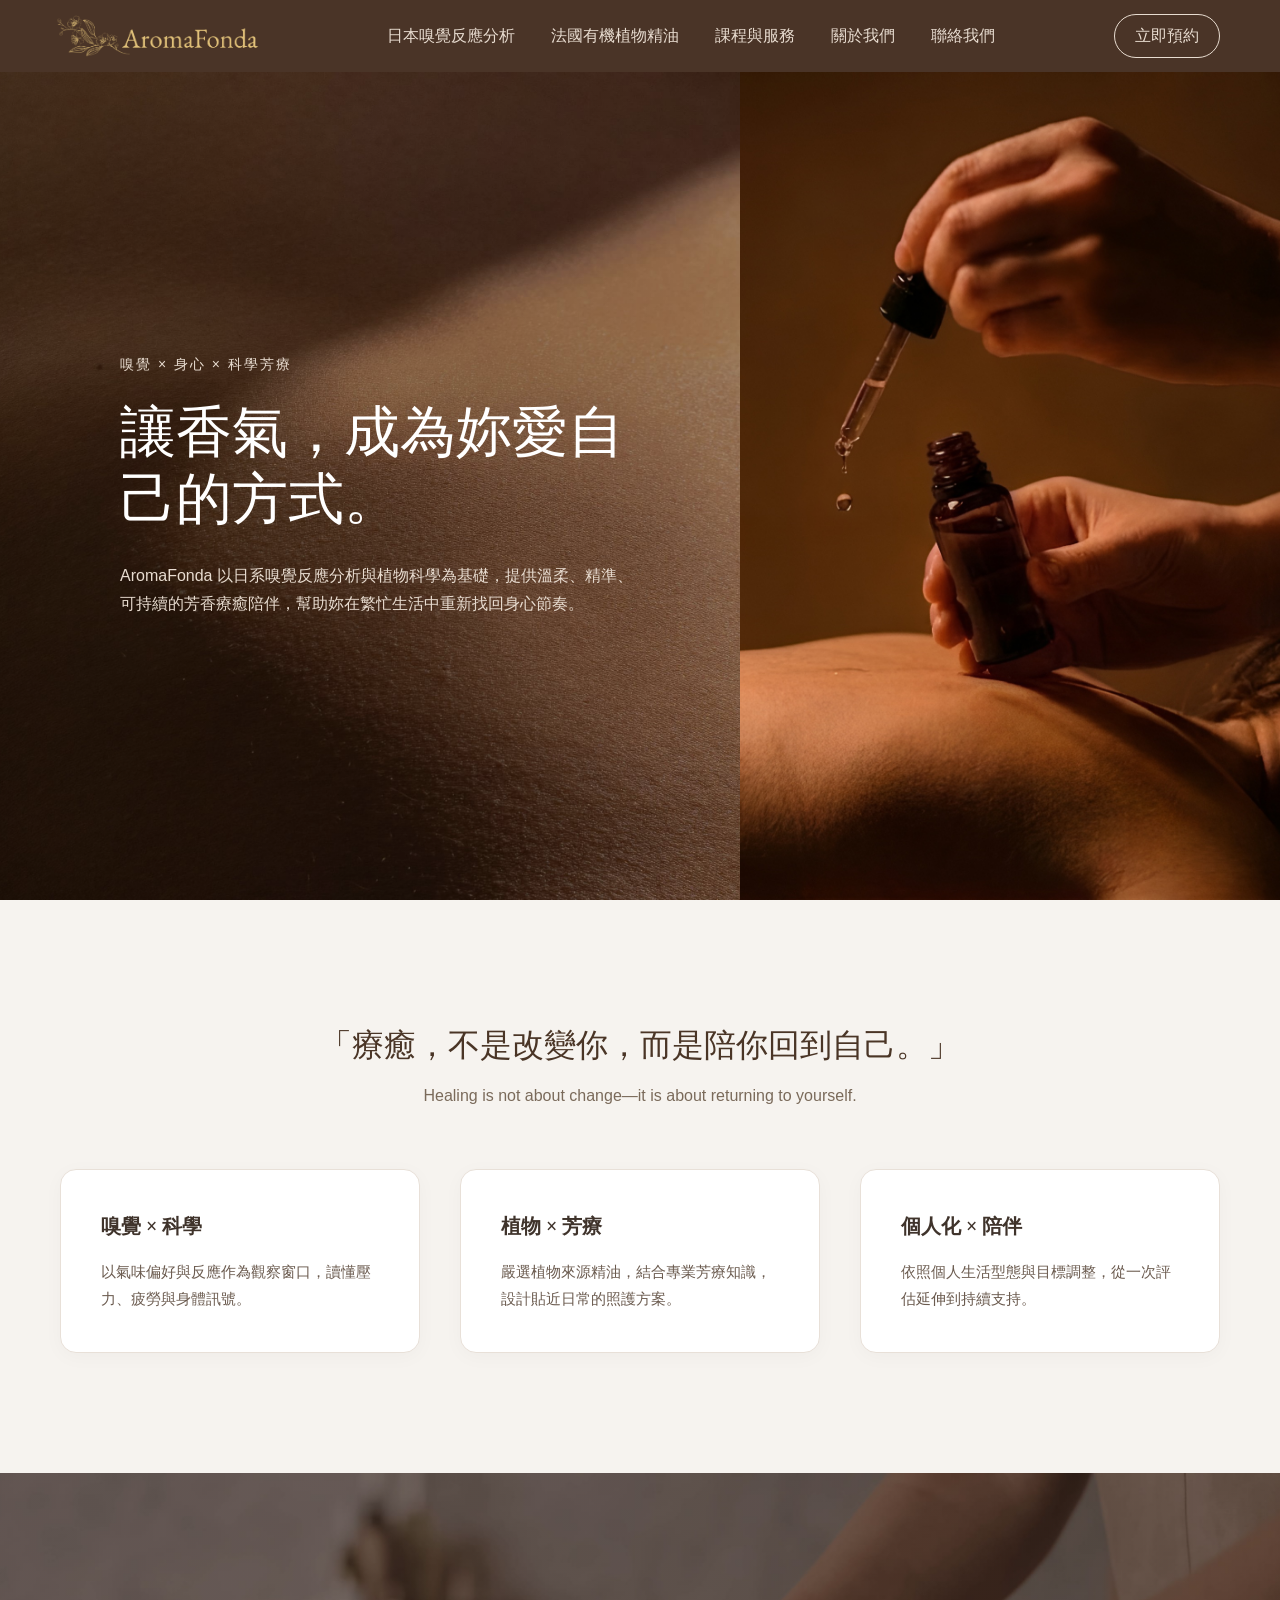
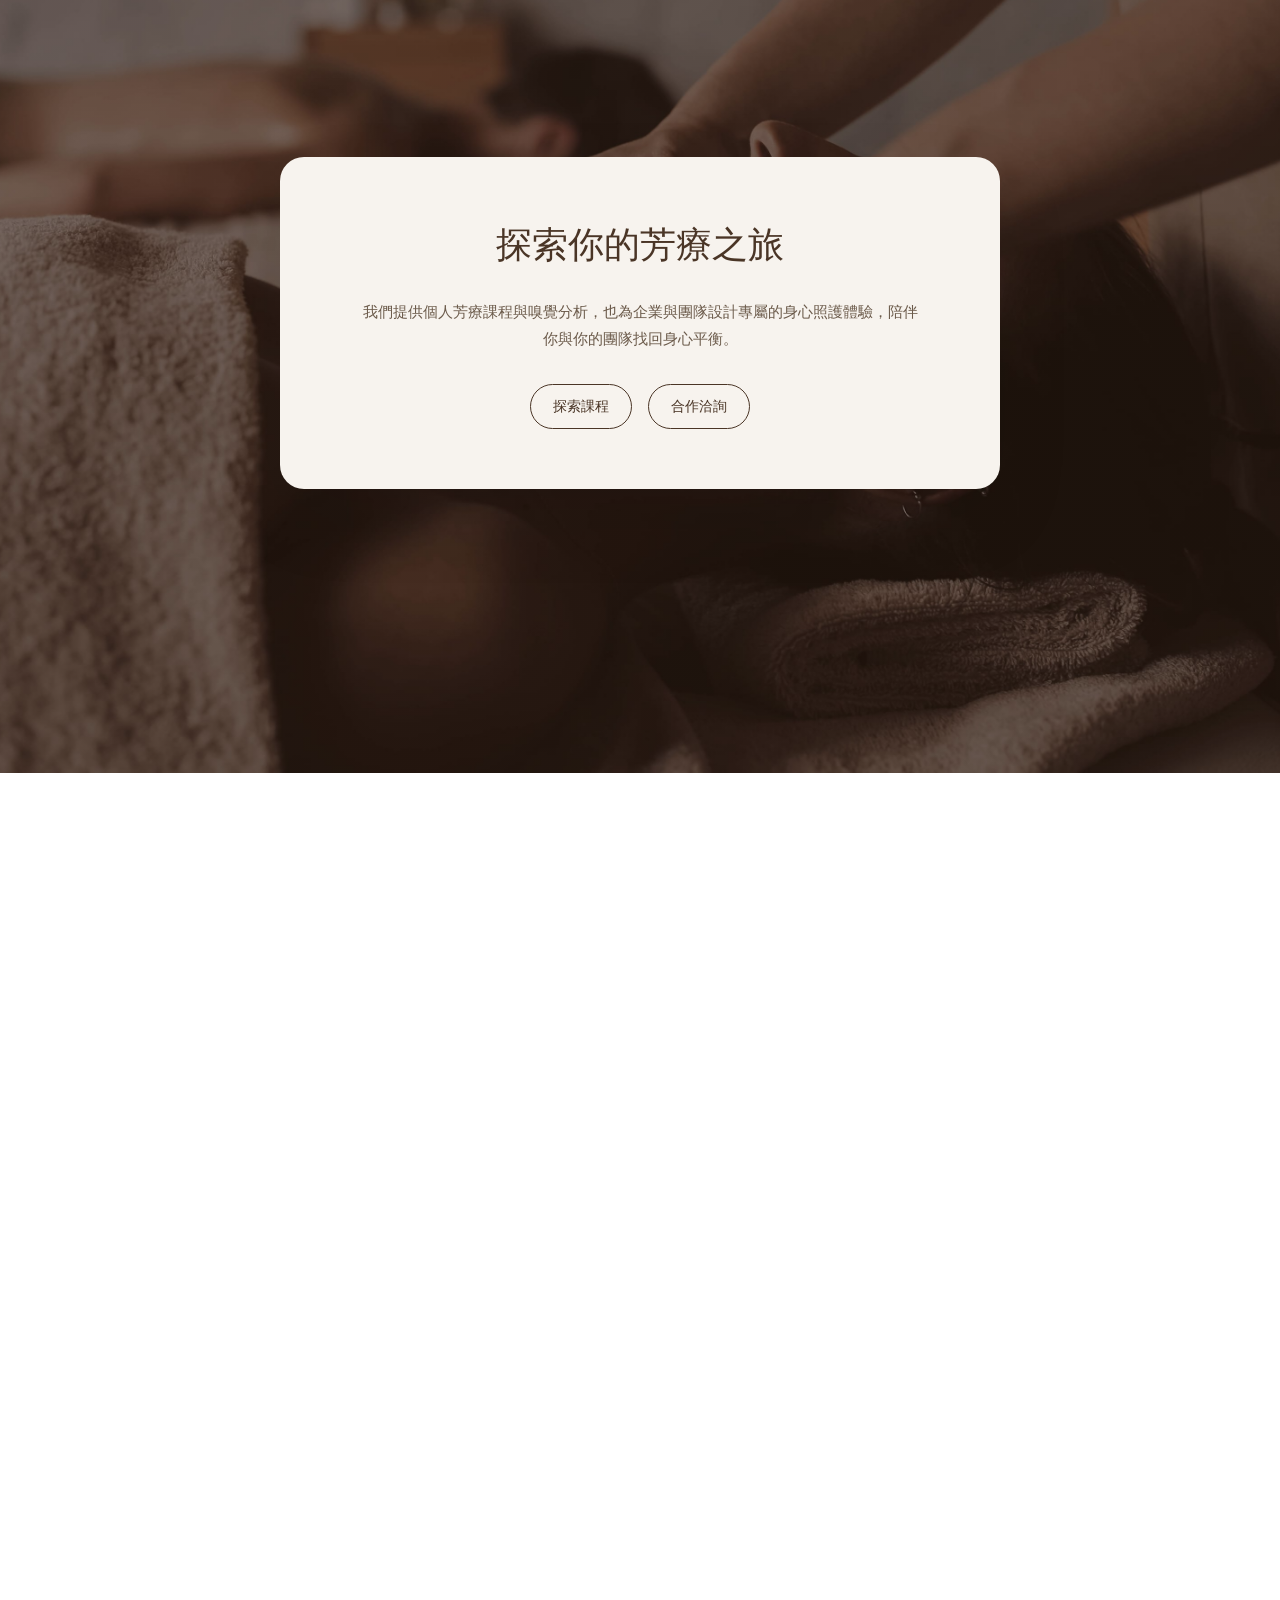
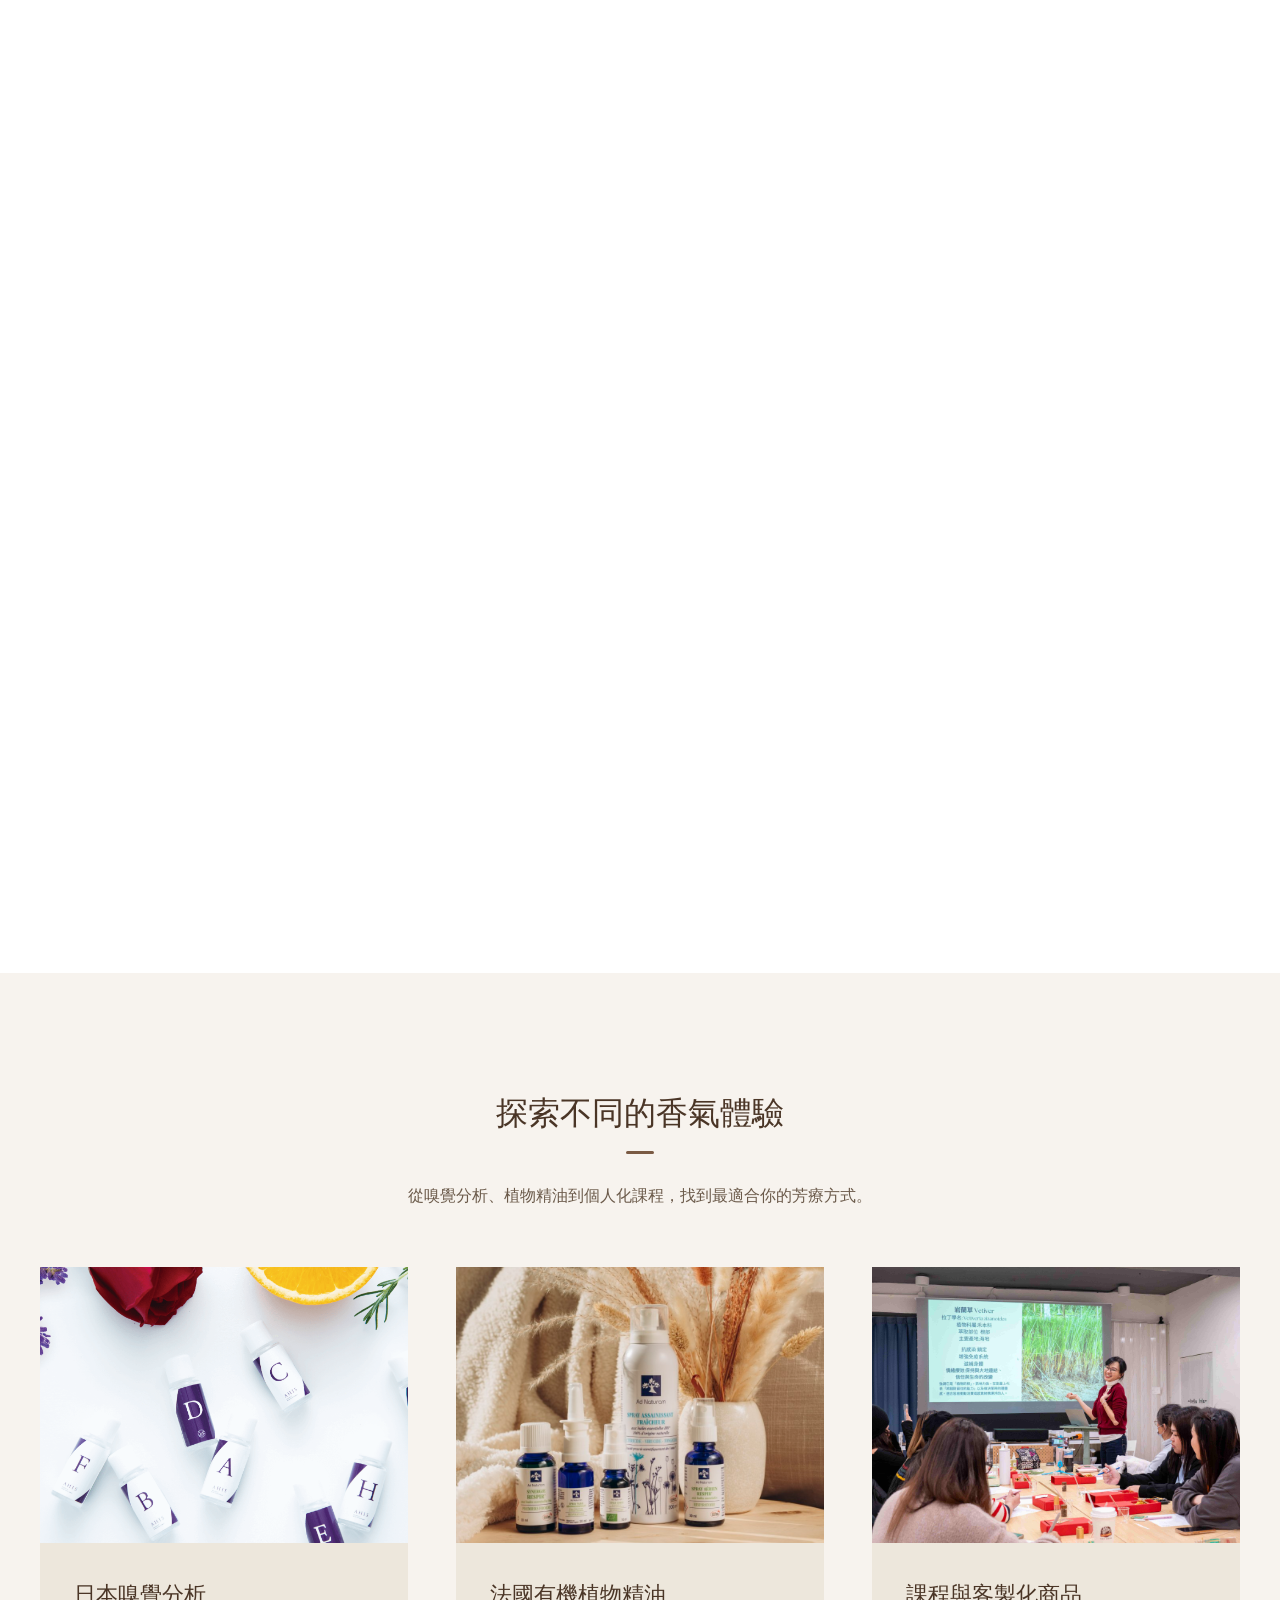
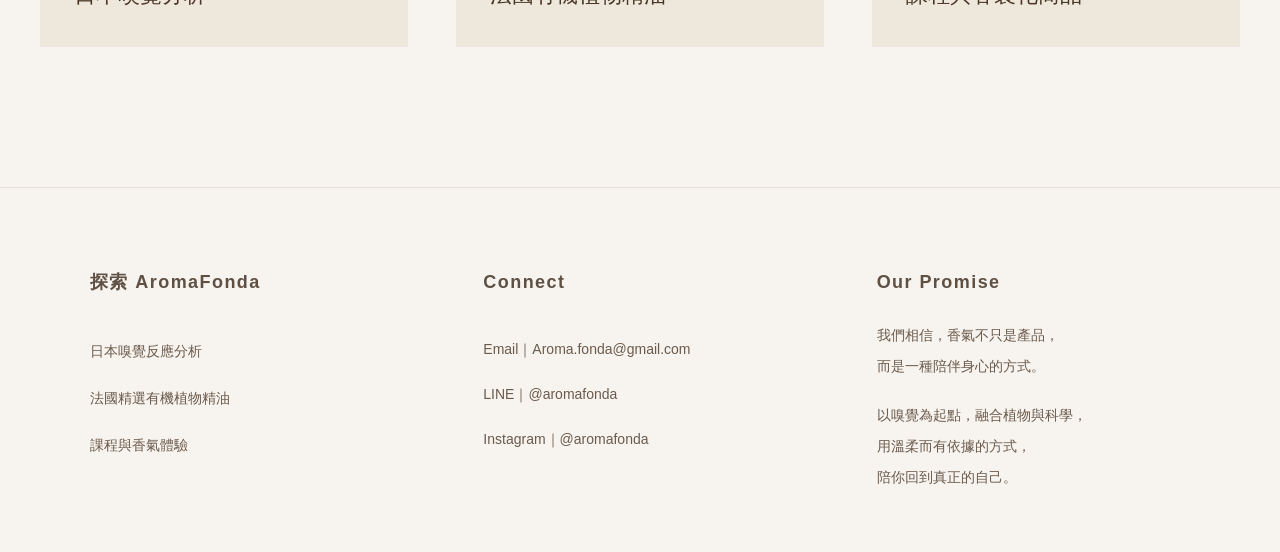
<file: index.html>
<!doctype html>
<html lang="en">
  <head>
    <meta charset="UTF-8" />
    <meta name="viewport" content="width=device-width, initial-scale=1.0" />
    <title>AromaFonda</title>
    <link rel="icon" type="image/svg+xml" href="/images/favicon.svg" />
    <link rel="icon" type="image/png" href="/images/favicon.png" />
    <link rel="stylesheet" href="styles.css" />
  </head>
  <body class="home-page">
    <nav class="navbar">
      <div class="nav-container">
        <button
          class="menu-toggle"
          type="button"
          aria-expanded="false"
          aria-controls="sideDrawer"
          aria-label="Open menu"
        >
          <span class="menu-toggle__icon" aria-hidden="true">
            <span></span>
            <span></span>
          </span>
          <span class="menu-toggle__label">MENU</span>
        </button>

        <a href="index.html" class="navbar-logo">
          <span class="navbar-logo-stack">
            <img
              class="navbar-logo-default"
              src="images/logo.png"
              alt="AromaFonda"
            />
            <img
              class="navbar-logo-hover"
              src="images/logo3.png"
              alt=""
              aria-hidden="true"
            />
          </span>
        </a>
        <ul class="nav-links">
          <li><a href="./analysis.html">日本嗅覺反應分析</a></li>
          <li><a href="./adnaturam.html">法國有機植物精油</a></li>
          <li><a href="./service.html">課程與服務</a></li>
          <li><a href="/about.html">關於我們</a></li>
          <li><a href="#contact">聯絡我們</a></li>
        </ul>
        <a
          href="https://forms.gle/MfHVCKAoVr56w6hc6"
          class="contact-btn"
          target="_blank"
          rel="noopener noreferrer"
          >立即預約</a
        >
        <a
          href="https://forms.gle/MfHVCKAoVr56w6hc6"
          class="navbar-cta"
          target="_blank"
          rel="noopener noreferrer"
          >立即預約</a
        >
      </div>
    </nav>

    <div class="menu-overlay" hidden></div>

    <aside
      class="side-drawer"
      id="sideDrawer"
      aria-hidden="true"
      aria-label="Site navigation"
    >
      <nav class="side-drawer__nav" aria-label="Drawer menu">
        <ul class="side-nav-links">
          <li><a href="index.html">首頁</a></li>
          <li><a href="./analysis.html">日本嗅覺反應分析</a></li>
          <li><a href="./adnaturam.html">法國有機植物精油</a></li>
          <li><a href="./service.html">課程與服務</a></li>
          <li><a href="/about.html">關於我們</a></li>
          <li><a href="#contact">聯絡我們</a></li>
        </ul>
      </nav>
      <div class="side-drawer__reserve">
        <p class="reserve-label">RESERVE</p>
        <a
          href="https://forms.gle/MfHVCKAoVr56w6hc6"
          class="reserve-link"
          target="_blank"
          rel="noopener noreferrer"
          >立即預約諮詢</a
        >
      </div>
    </aside>
    <section class="hero">
      <div class="hero-left">
        <div class="hero-text">
          <div class="small-label">嗅覺 × 身心 × 科學芳療</div>
          <h1>讓香氣，成為妳愛自己的方式。</h1>
          <p>
            AromaFonda
            以日系嗅覺反應分析與植物科學為基礎，提供溫柔、精準、可持續的芳香療癒陪伴，幫助妳在繁忙生活中重新找回身心節奏。
          </p>
        </div>
      </div>
      <div class="hero-right">
        <img src="/images/hero2.jpg" alt="Hero Image" />
      </div>
    </section>
    <section class="principles">
      <h2 class="principles-title">「療癒，不是改變你，而是陪你回到自己。」</h2>
      <p class="principles-subtitle">
        Healing is not about change—it is about returning to yourself.
      </p>
      <div class="principles-container">
        <div class="principle-card">
          <h3>嗅覺 × 科學</h3>
          <p>以氣味偏好與反應作為觀察窗口，讀懂壓力、疲勞與身體訊號。</p>
        </div>
        <div class="principle-card">
          <h3>植物 × 芳療</h3>
          <p>嚴選植物來源精油，結合專業芳療知識，設計貼近日常的照護方案。</p>
        </div>
        <div class="principle-card">
          <h3>個人化 × 陪伴</h3>
          <p>依照個人生活型態與目標調整，從一次評估延伸到持續支持。</p>
        </div>
      </div>
    </section>
    <section class="scroll-transition">
      <div class="sticky-bg">
        <div class="content-layer cta-layer">
          <div class="cta-card">
            <h2>探索你的芳療之旅</h2>
            <p>
              我們提供個人芳療課程與嗅覺分析，也為企業與團隊設計專屬的身心照護體驗，陪伴你與你的團隊找回身心平衡。
            </p>
            <div class="cta-actions">
              <a href="service.html">探索課程</a>
              <a href="#contact">合作洽詢</a>
            </div>
          </div>
        </div>
        <div class="content-layer brand-values-layer">
          <div class="brand-values-container">
            <div class="brand-values-header">
              <div class="brand-values-label">BRAND VALUES</div>
              <h2 class="brand-values-title">
                以溫柔而堅定的價值，定義每一次香氣體驗
              </h2>
            </div>
            <div class="brand-values-cards">
              <div class="brand-value-card">
                <h3>Plant-Origin</h3>
                <p>重視原料來源與栽培品質，讓每滴香氣都貼近自然本質。</p>
              </div>
              <div class="brand-value-card">
                <h3>Eco-Conscious</h3>
                <p>在包裝、使用與選品上優先考量環境影響，減少不必要浪費。</p>
              </div>
              <div class="brand-value-card">
                <h3>Sustainable</h3>
                <p>支持永續植物供應鏈，關注土地與社群共好的長期價值。</p>
              </div>
              <div class="brand-value-card">
                <h3>Less but Better</h3>
                <p>不追求繁複堆疊，只保留真正有感且可持續的芳療選擇。</p>
              </div>
            </div>
          </div>
        </div>
      </div>
    </section>
    <script>
      document.addEventListener("DOMContentLoaded", () => {
        const body = document.body;
        const menuToggle = document.querySelector(".menu-toggle");
        const overlay = document.querySelector(".menu-overlay");
        const sideDrawer = document.getElementById("sideDrawer");
        const focusableSelectors =
          'a[href], button:not([disabled]), [tabindex]:not([tabindex="-1"])';
        const section = document.querySelector(".scroll-transition");
        const ctaLayer = document.querySelector(".cta-layer");
        const bvLayer = document.querySelector(".brand-values-layer");
        const reducedMotionQuery = window.matchMedia(
          "(prefers-reduced-motion: reduce)",
        );

        const focusableElements = () =>
          sideDrawer
            ? Array.from(sideDrawer.querySelectorAll(focusableSelectors))
            : [];

        const isOpen = () => body.classList.contains("menu-open");

        const openMenu = () => {
          if (!menuToggle || !overlay || !sideDrawer) {
            return;
          }

          body.classList.add("menu-open");
          overlay.hidden = false;
          sideDrawer.setAttribute("aria-hidden", "false");
          menuToggle.setAttribute("aria-expanded", "true");
          menuToggle.setAttribute("aria-label", "Close menu");

          window.requestAnimationFrame(() => {
            const [firstFocusable] = focusableElements();
            if (firstFocusable) {
              firstFocusable.focus();
            }
          });
        };

        const closeMenu = ({ returnFocus = true } = {}) => {
          if (!menuToggle || !overlay || !sideDrawer) {
            return;
          }

          body.classList.remove("menu-open");
          sideDrawer.setAttribute("aria-hidden", "true");
          menuToggle.setAttribute("aria-expanded", "false");
          menuToggle.setAttribute("aria-label", "Open menu");

          window.setTimeout(() => {
            if (!isOpen()) {
              overlay.hidden = true;
            }
          }, 380);

          if (returnFocus) {
            menuToggle.focus();
          }
        };

        const toggleMenu = () => {
          if (isOpen()) {
            closeMenu();
          } else {
            openMenu();
          }
        };

        const handleKeydown = (event) => {
          if (!isOpen()) {
            return;
          }

          if (event.key === "Escape") {
            closeMenu();
            return;
          }

          if (event.key !== "Tab") {
            return;
          }

          const items = [menuToggle, ...focusableElements()].filter(Boolean);
          if (!items.length) {
            return;
          }

          const first = items[0];
          const last = items[items.length - 1];

          if (event.shiftKey && document.activeElement === first) {
            event.preventDefault();
            last.focus();
          } else if (!event.shiftKey && document.activeElement === last) {
            event.preventDefault();
            first.focus();
          }
        };

        if (menuToggle && overlay && sideDrawer) {
          menuToggle.addEventListener("click", toggleMenu);
          overlay.addEventListener("click", () => closeMenu());
          sideDrawer.querySelectorAll("a").forEach((link) => {
            link.addEventListener("click", () => closeMenu({ returnFocus: false }));
          });
          document.addEventListener("keydown", handleKeydown);
        }

        let ticking = false;

        const useStaticScrollLayout = () =>
          reducedMotionQuery.matches || window.innerWidth <= 980;

        const applyStaticScrollLayout = () => {
          if (!ctaLayer || !bvLayer) {
            return;
          }

          ctaLayer.style.opacity = "1";
          ctaLayer.style.transform = "translateY(0)";
          ctaLayer.style.pointerEvents = "auto";
          bvLayer.style.opacity = "1";
          bvLayer.style.transform = "translateY(0)";
          bvLayer.style.pointerEvents = "auto";
        };

        const updateScrollTransition = () => {
          if (!section || !ctaLayer || !bvLayer) {
            return;
          }

          if (useStaticScrollLayout()) {
            applyStaticScrollLayout();
            ticking = false;
            return;
          }

          const sectionRect = section.getBoundingClientRect();
          const scrollProgress = -sectionRect.top / window.innerHeight;
          let transitionProgress = 0;

          if (scrollProgress > 0.45) {
            transitionProgress = Math.min((scrollProgress - 0.45) / 0.25, 1);
          }

          ctaLayer.style.opacity = `${1 - transitionProgress}`;
          ctaLayer.style.transform = `translateY(${-transitionProgress * 120}px)`;
          ctaLayer.style.pointerEvents = transitionProgress > 0.5 ? "none" : "auto";

          bvLayer.style.opacity = `${transitionProgress}`;
          bvLayer.style.transform = `translateY(${120 - transitionProgress * 120}px)`;
          bvLayer.style.pointerEvents = transitionProgress > 0.75 ? "auto" : "none";

          ticking = false;
        };

        const handleViewportChange = () => {
          if (window.innerWidth > 980 && isOpen()) {
            closeMenu({ returnFocus: false });
          }

          updateScrollTransition();
        };

        window.addEventListener("scroll", () => {
          if (useStaticScrollLayout()) {
            return;
          }

          if (!ticking) {
            requestAnimationFrame(updateScrollTransition);
            ticking = true;
          }
        });

        window.addEventListener("resize", handleViewportChange);
        window.addEventListener("load", updateScrollTransition);

        if (typeof reducedMotionQuery.addEventListener === "function") {
          reducedMotionQuery.addEventListener("change", updateScrollTransition);
        } else if (typeof reducedMotionQuery.addListener === "function") {
          reducedMotionQuery.addListener(updateScrollTransition);
        }

        updateScrollTransition();
      });
    </script>
    <section class="experiences">
      <div class="experiences-container">
        <div class="experiences-header">
          <h2>探索不同的香氣體驗</h2>
          <div class="divider"></div>
          <p>從嗅覺分析、植物精油到個人化課程，找到最適合你的芳療方式。</p>
        </div>
        <div class="experiences-cards">
          <a href="/analysis.html" class="experience-card-link">
            <div class="experience-card">
              <div class="card-image">
                <img src="/images/jp1.png" alt="日本嗅覺反應分析" />
              </div>
              <div class="card-label">日本嗅覺分析</div>
            </div>
          </a>
          <a
            href="adnaturam.html"
            class="experience-card-link experience-card-link-adn"
          >
            <div class="experience-card">
              <div class="card-image">
                <img src="images/adn1.jpg" alt="法國有機植物精油" />
              </div>
              <div class="card-label">法國有機植物精油</div>
            </div>
          </a>
          <a href="service.html" class="experience-card-link">
            <div class="experience-card">
              <div class="card-image">
                <img
                  src="images/s7.jpg"
                  alt="課程與客製化商品"
                  class="card-image-full"
                />
              </div>
              <div class="card-label">課程與客製化商品</div>
            </div>
          </a>
        </div>
      </div>
    </section>
    <section id="contact" class="contact-section">
      <div class="contact-container">
        <div class="footer-grid">
          <div class="footer-column footer-links">
            <h3 class="footer-title">探索 AromaFonda</h3>
            <p class="footer-text"><a href="./analysis.html">日本嗅覺反應分析</a></p>
            <p class="footer-text"><a href="./adnaturam.html">法國精選有機植物精油</a></p>
            <p class="footer-text"><a href="./service.html">課程與香氣體驗</a></p>
          </div>
          <div class="footer-column footer-connect">
            <h3 class="footer-title">Connect</h3>
            <p class="footer-text">
              Email｜<a href="mailto:Aroma.fonda@gmail.com"
                >Aroma.fonda@gmail.com</a
              >
            </p>
            <p class="footer-text">LINE｜@aromafonda</p>
            <p class="footer-text">Instagram｜@aromafonda</p>
          </div>
          <div class="footer-column footer-promise">
            <h3 class="footer-title">Our Promise</h3>
            <p class="footer-text">
              我們相信，香氣不只是產品，<br />而是一種陪伴身心的方式。
            </p>
            <p class="footer-text">
              以嗅覺為起點，融合植物與科學，<br />用溫柔而有依據的方式，<br />陪你回到真正的自己。
            </p>
          </div>
        </div>
      </div>
    </section>
  </body>
</html>
</file>
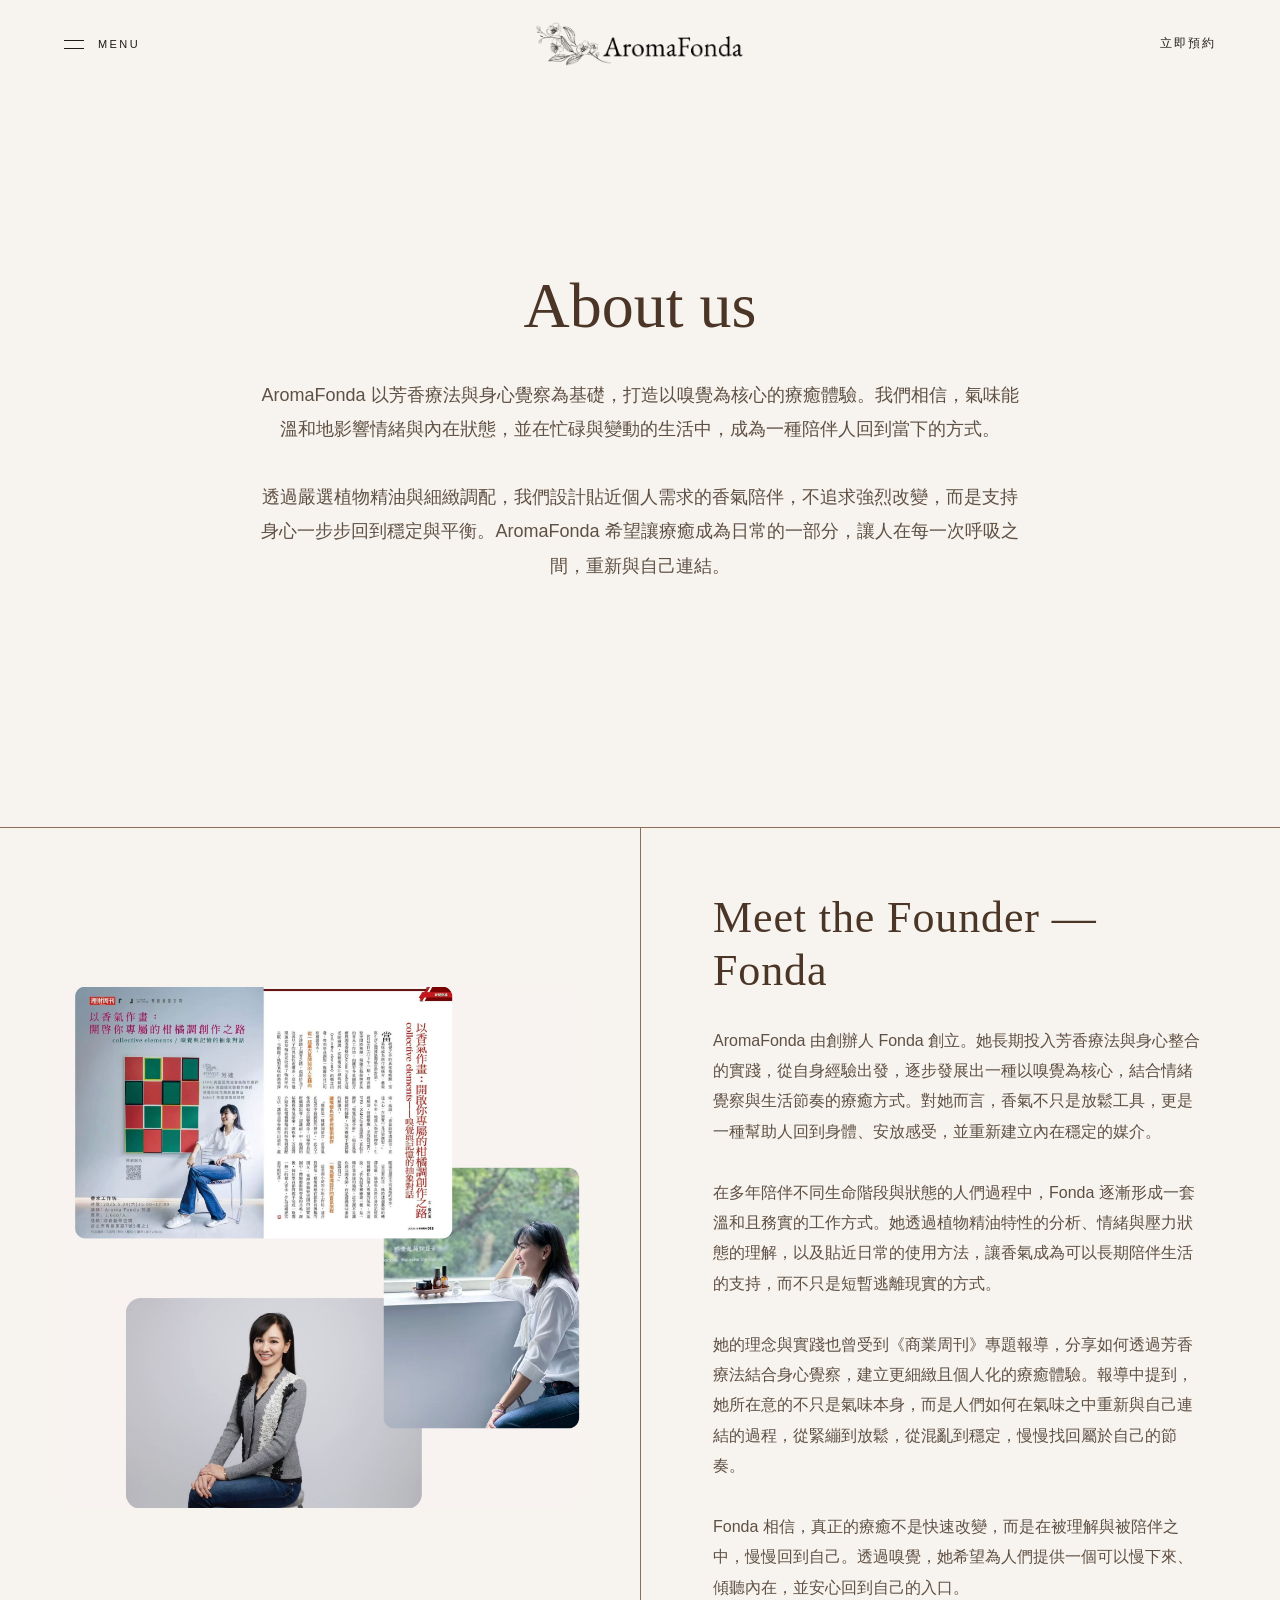
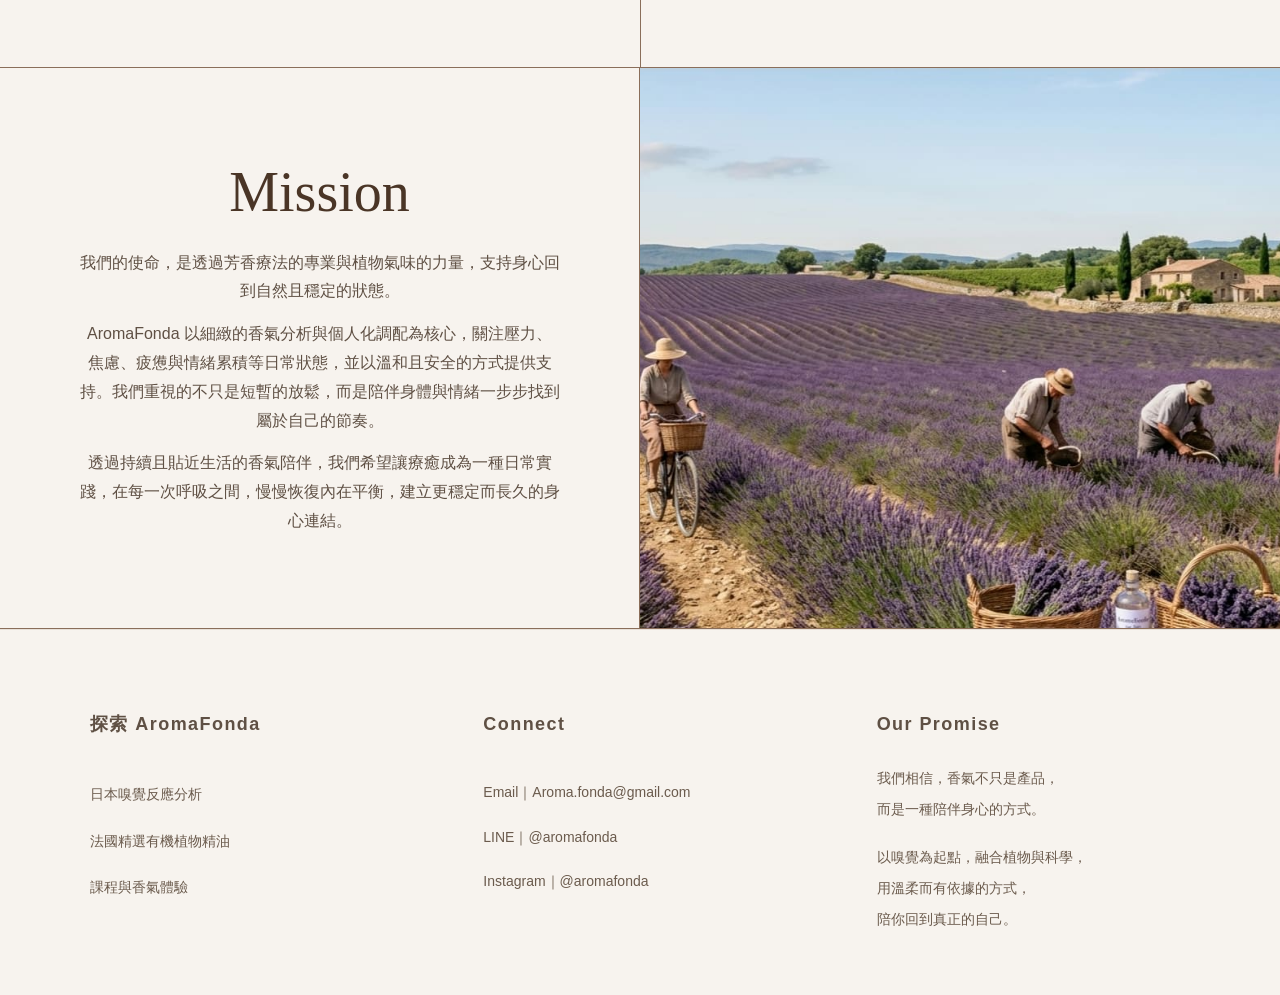
<file: about.html>
<!doctype html>
<html lang="en">
  <head>
    <meta charset="UTF-8" />
    <meta name="viewport" content="width=device-width, initial-scale=1.0" />
    <title>About - AromaFonda</title>
    <link rel="icon" type="image/svg+xml" href="/images/favicon.svg" />
    <link rel="icon" type="image/png" href="/images/favicon.png" />
    <link rel="stylesheet" href="styles.css" />
    <style>
      .about-page.menu-open {
        overflow: hidden;
      }

      .about-page .navbar {
        position: fixed;
        top: 0;
        left: 0;
        width: 100%;
        height: 88px;
        background: transparent;
        z-index: 1200;
        font-family: sans-serif;
      }

      .about-page .navbar a,
      .about-page .navbar button,
      .about-page .navbar span {
        font-family: sans-serif;
      }

      .about-page .navbar a.navbar-cta {
        color: #1f1b18;
      }

      .about-page .menu-toggle,
      .about-page .navbar-cta {
        position: absolute;
        top: 50%;
        transform: translateY(-50%);
      }

      .about-page .menu-toggle {
        left: clamp(56px, 5vw, 64px);
        display: inline-flex;
        align-items: center;
        gap: 14px;
        border: 0;
        background: transparent;
        padding: 0;
        color: #1f1b18;
        font: inherit;
        font-size: 11px;
        letter-spacing: 0.22em;
        text-transform: uppercase;
        cursor: pointer;
        transition: opacity 0.28s ease;
      }

      .about-page .menu-toggle:hover,
      .about-page .menu-toggle:focus-visible,
      .about-page .navbar-cta:hover,
      .about-page .navbar-cta:focus-visible,
      .about-page .side-drawer a:hover,
      .about-page .side-drawer a:focus-visible {
        opacity: 0.68;
      }

      .about-page .menu-toggle__icon {
        position: relative;
        width: 20px;
        height: 14px;
        flex: 0 0 20px;
      }

      .about-page .menu-toggle__icon span {
        position: absolute;
        left: 0;
        width: 100%;
        height: 1px;
        background: currentColor;
        transform-origin: center;
        transition:
          background-color 0.3s ease,
          top 0.28s ease,
          transform 0.28s ease,
          opacity 0.28s ease;
      }

      .about-page .menu-toggle__icon span:first-child {
        top: 3px;
      }

      .about-page .menu-toggle__icon span:last-child {
        top: 11px;
      }

      .about-page.menu-open .menu-toggle__icon span:first-child {
        top: 7px;
        transform: rotate(45deg);
      }

      .about-page.menu-open .menu-toggle__icon span:last-child {
        top: 7px;
        transform: rotate(-45deg);
      }

      .about-page .menu-toggle__label {
        display: inline-block;
        line-height: 1;
      }

      .about-page.menu-open .menu-toggle,
      .about-page.menu-open .menu-toggle__label {
        color: #3e3a36;
      }

      .about-page.menu-open .menu-toggle__icon span {
        background-color: #3e3a36;
      }

      .about-page.menu-open .menu-toggle::after {
        background: #3e3a36;
      }

      .about-page .navbar-logo {
        position: absolute;
        left: 50%;
        top: 50%;
        transform: translate(-50%, -50%);
        height: auto;
        margin-left: 0;
        text-decoration: none;
        transition:
          opacity 0.28s ease,
          visibility 0.28s ease;
      }

      .about-page .navbar-logo.is-hidden {
        opacity: 0;
        visibility: hidden;
        pointer-events: none;
      }

      .about-page .menu-toggle::after,
      .about-page .navbar-logo::after,
      .about-page .navbar-cta::after {
        content: "";
        position: absolute;
        left: 0;
        bottom: -8px;
        width: 100%;
        height: 1px;
        background: #1f1b18;
        transform: scaleX(0);
        transform-origin: center center;
        transition:
          transform 0.28s ease,
          background-color 0.3s ease;
        pointer-events: none;
      }

      .about-page .navbar-logo::after {
        bottom: -10px;
      }

      .about-page .menu-toggle:hover::after,
      .about-page .menu-toggle:focus-visible::after,
      .about-page .navbar-logo:hover::after,
      .about-page .navbar-logo:focus-visible::after,
      .about-page .navbar-cta:hover::after,
      .about-page .navbar-cta:focus-visible::after {
        transform: scaleX(1);
      }

      .about-page .navbar-logo-stack {
        width: min(32vw, 210px);
        height: clamp(34px, 4.6vw, 44px);
      }

      .about-page .navbar-logo img {
        height: 100%;
        max-width: 100%;
        transition: opacity 0.3s ease;
      }

      .about-page .navbar-cta {
        right: clamp(56px, 5vw, 64px);
        color: #1f1b18;
        text-decoration: none;
        font-size: 12px;
        letter-spacing: 0.16em;
        text-transform: uppercase;
        transition: opacity 0.28s ease;
      }

      .about-page .menu-overlay {
        position: fixed;
        inset: 0;
        background: rgba(22, 18, 15, 0.5);
        opacity: 0;
        visibility: hidden;
        transition:
          opacity 0.38s ease,
          visibility 0.38s ease;
        z-index: 1100;
      }

      .about-page .side-drawer {
        position: fixed;
        top: 0;
        left: 0;
        bottom: 0;
        width: min(82vw, 312px);
        padding: 120px 48px 48px 56px;
        background: #f5efe6;
        color: #3e3a36;
        transform: translateX(-100%);
        transition: transform 0.42s cubic-bezier(0.22, 1, 0.36, 1);
        z-index: 1150;
        overflow-y: auto;
      }

      .about-page .side-drawer__nav {
        display: block;
      }

      .about-page .side-nav-links {
        list-style: none;
        padding: 0;
        margin: 0;
      }

      .about-page .side-drawer__nav a {
        display: block;
        color: #3e3a36;
        text-decoration: none;
        font-family:
          "Noto Serif JP", "Hiragino Mincho ProN", "Yu Mincho", serif;
        font-size: 22px;
        line-height: 1.9;
        margin-bottom: 18px;
        letter-spacing: 0.05em;
        transition: opacity 0.28s ease;
      }

      .about-page .side-drawer__reserve {
        margin-top: 34px;
      }

      .about-page .reserve-label {
        margin: 0 0 10px;
        font-size: 12px;
        letter-spacing: 0.2em;
        color: #8a837c;
      }

      .about-page .reserve-link {
        display: block;
        font-size: 16px;
        color: #3e3a36;
        text-decoration: none;
        transition: opacity 0.28s ease;
      }

      .about-page.menu-open .menu-overlay {
        opacity: 1;
        visibility: visible;
      }

      .about-page.menu-open .side-drawer {
        transform: translateX(0);
      }

      @media (max-width: 980px) {
        .about-page .navbar {
          height: 88px;
        }

        .about-page .menu-toggle {
          left: 36px;
        }

        .about-page .navbar-cta {
          right: 36px;
          font-size: 12px;
          letter-spacing: 0.14em;
        }

        .about-page .side-drawer {
          width: min(82vw, 296px);
          padding: 116px 26px 30px;
        }
      }

      @media (max-width: 768px) {
        .about-page .navbar {
          height: 84px;
        }

        .about-page .navbar-logo-stack {
          width: min(42vw, 168px);
          height: 34px;
        }

        .about-page .menu-toggle {
          left: 20px;
          gap: 10px;
          font-size: 10px;
          letter-spacing: 0.18em;
        }

        .about-page .navbar-cta {
          right: 20px;
          font-size: 11px;
          letter-spacing: 0.08em;
        }

        .about-page .side-drawer {
          width: min(92vw, 320px);
          padding: 102px 28px 28px 28px;
        }

        .about-page .side-drawer__nav a {
          font-size: 20px;
          line-height: 1.8;
          margin-bottom: 16px;
        }
      }

      @media (max-width: 480px) {
        .about-page .menu-toggle::after,
        .about-page .navbar-logo::after,
        .about-page .navbar-cta::after {
          background: #ffffff;
        }

        .about-page .navbar {
          height: 78px;
        }

        .about-page .navbar-logo-stack {
          width: min(38vw, 140px);
          height: 30px;
        }

        .about-page .menu-toggle {
          left: 16px;
          gap: 8px;
        }

        .about-page .menu-toggle__label {
          display: none;
        }

        .about-page .navbar-cta {
          right: 16px;
          font-size: 10px;
          letter-spacing: 0.04em;
        }

        .about-page .side-drawer {
          width: min(calc(100vw - 18px), 300px);
          padding: 94px 22px 24px;
        }

        .about-page .side-drawer__nav a {
          font-size: 18px;
          line-height: 1.7;
          margin-bottom: 12px;
        }
      }
    </style>
  </head>
  <body class="about-page">
    <nav class="navbar">
      <button
        class="menu-toggle"
        type="button"
        aria-expanded="false"
        aria-controls="sideDrawer"
        aria-label="Open menu"
      >
        <span class="menu-toggle__icon" aria-hidden="true">
          <span></span>
          <span></span>
        </span>
        <span class="menu-toggle__label">MENU</span>
      </button>

      <a href="index.html" class="navbar-logo">
        <span class="navbar-logo-stack">
          <img
            class="navbar-logo-image"
            src="images/logo4.png"
            alt="AromaFonda"
          />
        </span>
      </a>

      <a
        href="https://forms.gle/MfHVCKAoVr56w6hc6"
        class="navbar-cta"
        target="_blank"
        rel="noopener noreferrer"
        >立即預約</a
      >
    </nav>

    <div class="menu-overlay" hidden></div>

    <aside
      class="side-drawer"
      id="sideDrawer"
      aria-hidden="true"
      aria-label="Site navigation"
    >
      <nav class="side-drawer__nav" aria-label="Drawer menu">
        <ul class="side-nav-links">
          <li><a href="index.html">首頁</a></li>
          <li><a href="./analysis.html">日本嗅覺反應分析</a></li>
          <li><a href="./adnaturam.html">法國有機植物精油</a></li>
          <li><a href="./service.html">課程與服務</a></li>
          <li><a href="/about.html">關於我們</a></li>
          <li><a href="#contact">聯絡我們</a></li>
        </ul>
      </nav>
      <div class="side-drawer__reserve">
        <p class="reserve-label">RESERVE</p>
        <a
          href="https://forms.gle/MfHVCKAoVr56w6hc6"
          class="reserve-link"
          target="_blank"
          rel="noopener noreferrer"
          >立即預約諮詢</a
        >
      </div>
    </aside>

    <section class="about-intro">
      <div class="about-intro-container">
        <h1>About us</h1>
        <p>
          AromaFonda
          以芳香療法與身心覺察為基礎，打造以嗅覺為核心的療癒體驗。我們相信，氣味能溫和地影響情緒與內在狀態，並在忙碌與變動的生活中，成為一種陪伴人回到當下的方式。<br />
          <br />
          透過嚴選植物精油與細緻調配，我們設計貼近個人需求的香氣陪伴，不追求強烈改變，而是支持身心一步步回到穩定與平衡。AromaFonda
          希望讓療癒成為日常的一部分，讓人在每一次呼吸之間，重新與自己連結。
        </p>
      </div>
    </section>

    <section class="founder-section">
      <div class="founder-left">
        <div class="founder-image-stack">
          <img src="/images/about1.jpg" alt="Founder" />
        </div>
      </div>
      <div class="founder-right">
        <h2 class="founder-title">Meet the Founder — Fonda</h2>
        <p>
          AromaFonda 由創辦人 Fonda
          創立。她長期投入芳香療法與身心整合的實踐，從自身經驗出發，逐步發展出一種以嗅覺為核心，結合情緒覺察與生活節奏的療癒方式。對她而言，香氣不只是放鬆工具，更是一種幫助人回到身體、安放感受，並重新建立內在穩定的媒介。<br />
          <br />
          在多年陪伴不同生命階段與狀態的人們過程中，Fonda
          逐漸形成一套溫和且務實的工作方式。她透過植物精油特性的分析、情緒與壓力狀態的理解，以及貼近日常的使用方法，讓香氣成為可以長期陪伴生活的支持，而不只是短暫逃離現實的方式。<br />
          <br />
          她的理念與實踐也曾受到《商業周刊》專題報導，分享如何透過芳香療法結合身心覺察，建立更細緻且個人化的療癒體驗。報導中提到，她所在意的不只是氣味本身，而是人們如何在氣味之中重新與自己連結的過程，從緊繃到放鬆，從混亂到穩定，慢慢找回屬於自己的節奏。<br />
          <br />
          Fonda
          相信，真正的療癒不是快速改變，而是在被理解與被陪伴之中，慢慢回到自己。透過嗅覺，她希望為人們提供一個可以慢下來、傾聽內在，並安心回到自己的入口。
        </p>
      </div>
    </section>

    <section class="mission-section">
      <div class="mission-left">
        <div class="mission-content">
          <h2>Mission</h2>
          <p>
            我們的使命，是透過芳香療法的專業與植物氣味的力量，支持身心回到自然且穩定的狀態。
          </p>
          <p>
            AromaFonda
            以細緻的香氣分析與個人化調配為核心，關注壓力、焦慮、疲憊與情緒累積等日常狀態，並以溫和且安全的方式提供支持。我們重視的不只是短暫的放鬆，而是陪伴身體與情緒一步步找到屬於自己的節奏。
          </p>
          <p>
            透過持續且貼近生活的香氣陪伴，我們希望讓療癒成為一種日常實踐，在每一次呼吸之間，慢慢恢復內在平衡，建立更穩定而長久的身心連結。
          </p>
        </div>
      </div>
      <div class="mission-right">
        <img src="/images/about2.jpg" alt="Mission" />
      </div>
    </section>

    <section id="contact" class="contact-section">
      <div class="contact-container">
        <div class="footer-grid">
          <div class="footer-column footer-links">
            <h3 class="footer-title">探索 AromaFonda</h3>
            <p class="footer-text"><a href="./analysis.html">日本嗅覺反應分析</a></p>
            <p class="footer-text"><a href="./adnaturam.html">法國精選有機植物精油</a></p>
            <p class="footer-text"><a href="./service.html">課程與香氣體驗</a></p>
          </div>
          <div class="footer-column footer-connect">
            <h3 class="footer-title">Connect</h3>
            <p class="footer-text">
              Email｜<a href="mailto:Aroma.fonda@gmail.com"
                >Aroma.fonda@gmail.com</a
              >
            </p>
            <p class="footer-text">LINE｜@aromafonda</p>
            <p class="footer-text">Instagram｜@aromafonda</p>
          </div>
          <div class="footer-column footer-promise">
            <h3 class="footer-title">Our Promise</h3>
            <p class="footer-text">
              我們相信，香氣不只是產品，<br />而是一種陪伴身心的方式。
            </p>
            <p class="footer-text">
              以嗅覺為起點，融合植物與科學，<br />用溫柔而有依據的方式，<br />陪你回到真正的自己。
            </p>
          </div>
        </div>
      </div>
    </section>

    <script>
      (() => {
        const body = document.body;
        const navbar = document.querySelector(".navbar");
        const hero = document.querySelector(".about-intro");
        const navbarLogo = document.querySelector(".navbar-logo");
        const menuToggle = document.querySelector(".menu-toggle");
        const overlay = document.querySelector(".menu-overlay");
        const sideDrawer = document.getElementById("sideDrawer");
        const focusableSelectors =
          'a[href], button:not([disabled]), [tabindex]:not([tabindex="-1"])';

        if (!navbar || !hero || !navbarLogo || !menuToggle || !overlay || !sideDrawer) {
          return;
        }

        const focusableElements = () =>
          Array.from(sideDrawer.querySelectorAll(focusableSelectors));

        const isOpen = () => body.classList.contains("menu-open");

        const openMenu = () => {
          body.classList.add("menu-open");
          overlay.hidden = false;
          sideDrawer.setAttribute("aria-hidden", "false");
          menuToggle.setAttribute("aria-expanded", "true");
          menuToggle.setAttribute("aria-label", "Close menu");

          window.requestAnimationFrame(() => {
            const [firstFocusable] = focusableElements();
            if (firstFocusable) {
              firstFocusable.focus();
            }
          });
        };

        const closeMenu = () => {
          body.classList.remove("menu-open");
          sideDrawer.setAttribute("aria-hidden", "true");
          menuToggle.setAttribute("aria-expanded", "false");
          menuToggle.setAttribute("aria-label", "Open menu");

          window.setTimeout(() => {
            if (!isOpen()) {
              overlay.hidden = true;
            }
          }, 380);

          menuToggle.focus();
        };

        const toggleMenu = () => {
          if (isOpen()) {
            closeMenu();
          } else {
            openMenu();
          }
        };

        const handleKeydown = (event) => {
          if (!isOpen()) {
            return;
          }

          if (event.key === "Escape") {
            closeMenu();
            return;
          }

          if (event.key !== "Tab") {
            return;
          }

          const items = [menuToggle, ...focusableElements()];
          if (!items.length) {
            return;
          }

          const first = items[0];
          const last = items[items.length - 1];

          if (event.shiftKey && document.activeElement === first) {
            event.preventDefault();
            last.focus();
          } else if (!event.shiftKey && document.activeElement === last) {
            event.preventDefault();
            first.focus();
          }
        };

        const updateNavbarLogoVisibility = () => {
          const heroRect = hero.getBoundingClientRect();
          const navbarRect = navbar.getBoundingClientRect();
          const logoTriggerY = navbarRect.top + navbarRect.height * 0.5;
          const hideLogo = heroRect.bottom <= logoTriggerY;

          navbarLogo.classList.toggle("is-hidden", hideLogo);
        };

        menuToggle.addEventListener("click", toggleMenu);
        overlay.addEventListener("click", closeMenu);

        sideDrawer.querySelectorAll("a").forEach((link) => {
          link.addEventListener("click", () => {
            closeMenu();
          });
        });

        window.addEventListener("scroll", updateNavbarLogoVisibility, {
          passive: true,
        });
        window.addEventListener("resize", updateNavbarLogoVisibility);
        window.addEventListener("load", updateNavbarLogoVisibility);
        document.addEventListener("keydown", handleKeydown);

        updateNavbarLogoVisibility();
      })();
    </script>
  </body>
</html>
</file>
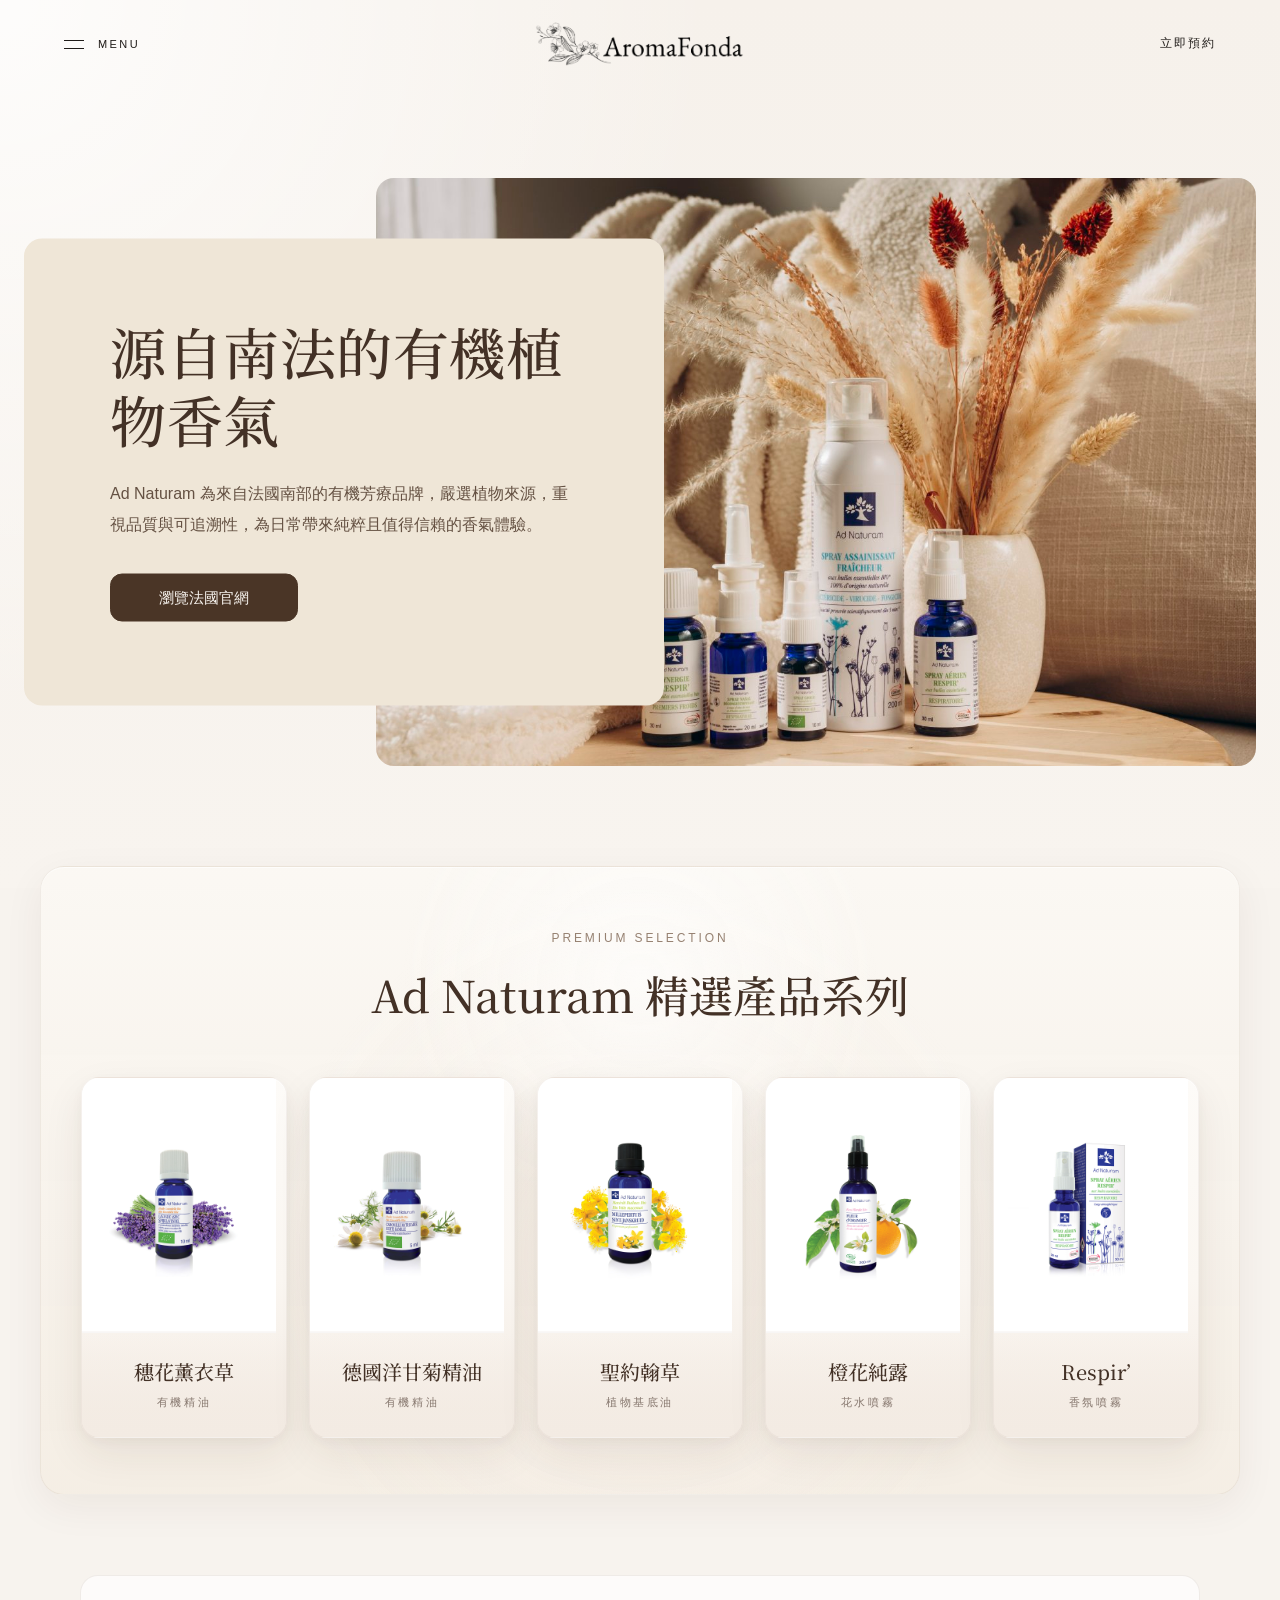
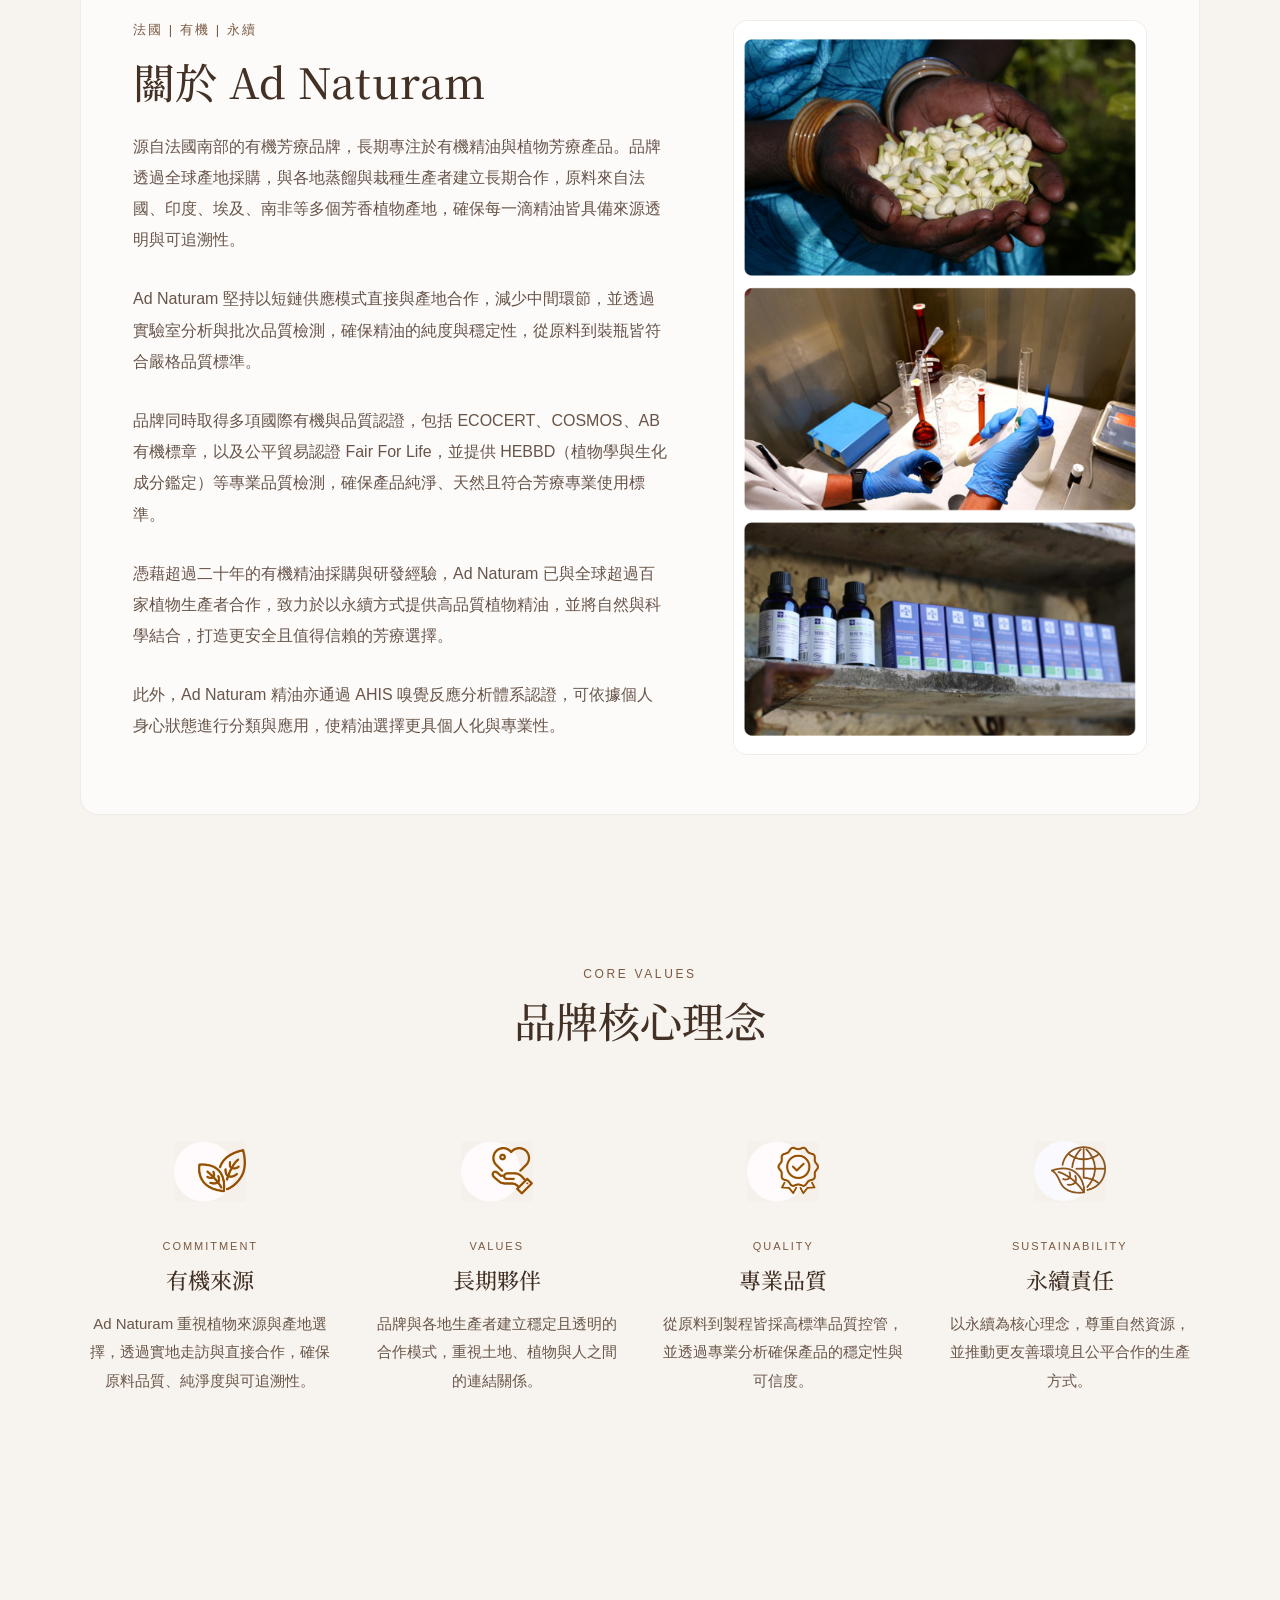
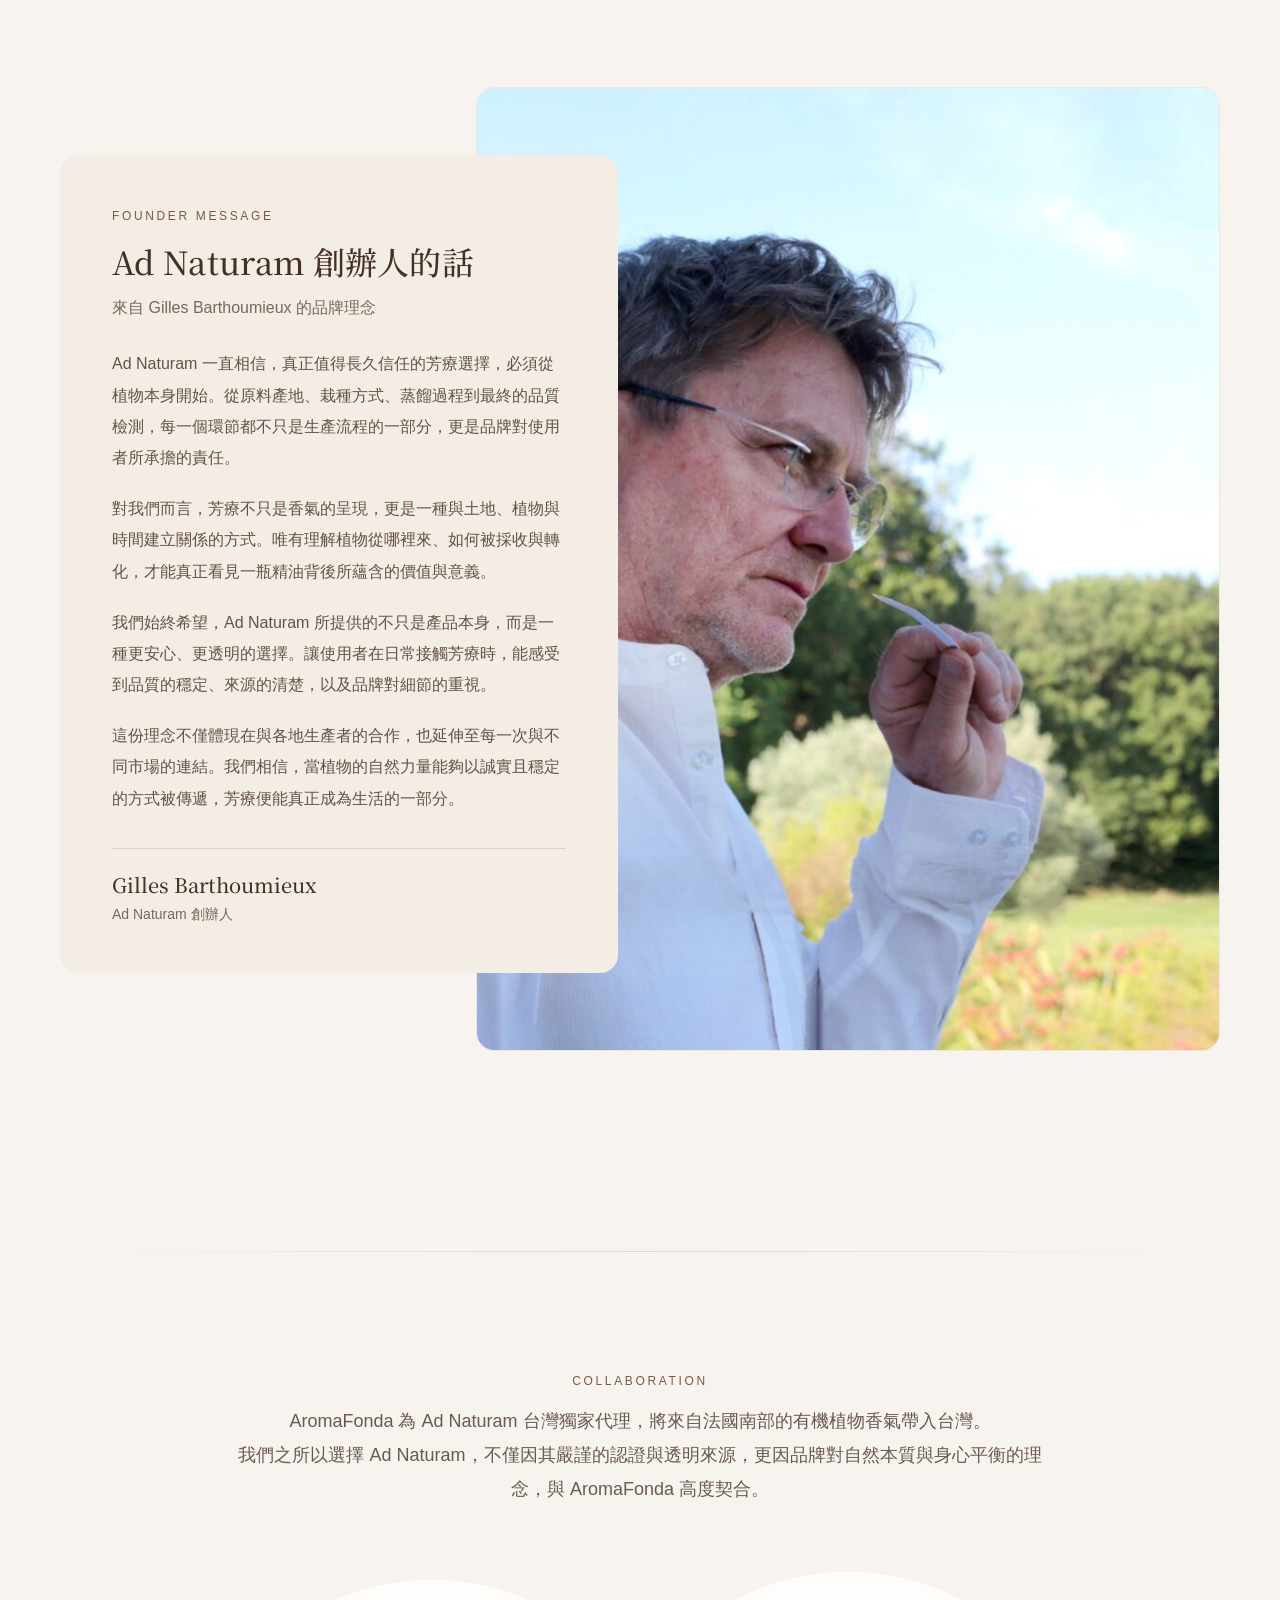
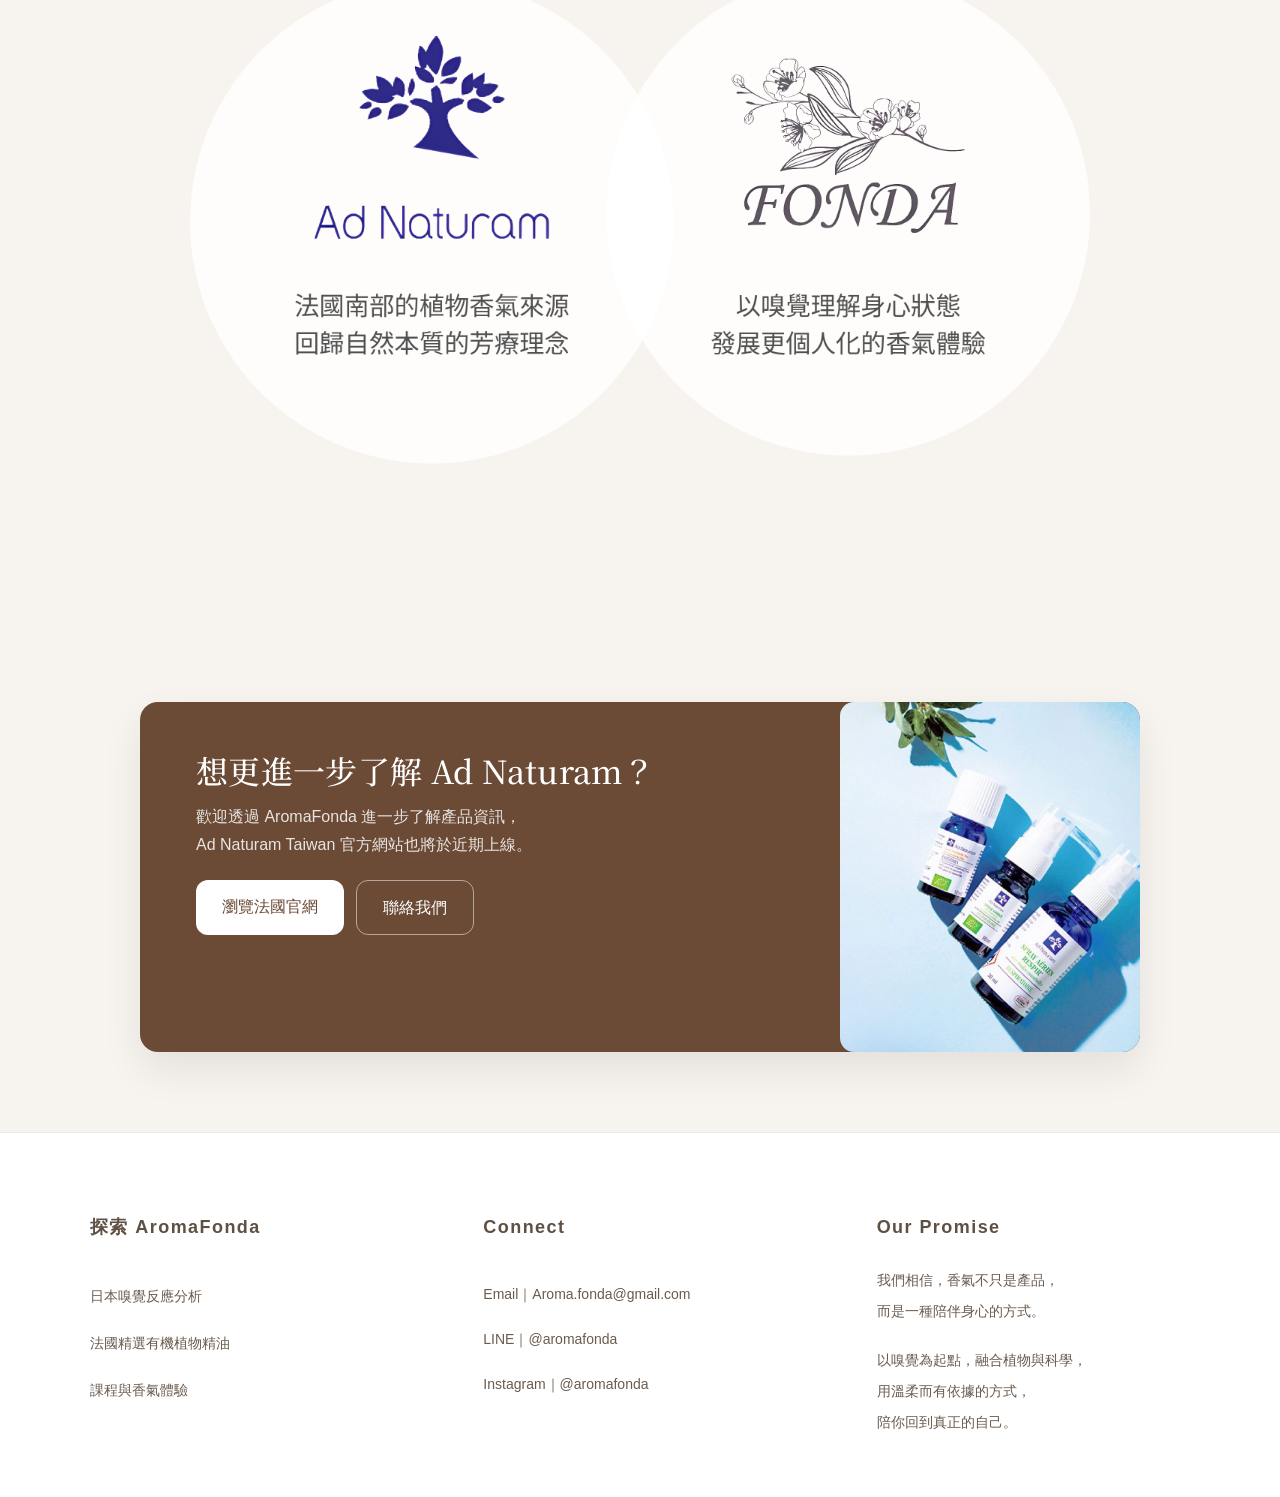
<file: adnaturam.html>
<!doctype html>
<html lang="en">
  <head>
    <meta charset="UTF-8" />
    <meta name="viewport" content="width=device-width, initial-scale=1.0" />
    <title>法國有機植物精油 - AromaFonda</title>
    <link rel="icon" type="image/svg+xml" href="/images/favicon.svg" />
    <link rel="icon" type="image/png" href="/images/favicon.png" />
    <link rel="stylesheet" href="styles.css" />
    <style>
      .adnaturam-page .navbar {
        position: fixed;
        top: 0;
        left: 0;
        width: 100%;
        height: 88px;
        background: transparent;
        z-index: 1200;
      }

      .adnaturam-page .menu-toggle,
      .adnaturam-page .navbar-cta {
        position: absolute;
        top: 50%;
        transform: translateY(-50%);
      }

      .adnaturam-page .menu-toggle {
        left: clamp(56px, 5vw, 64px);
        display: inline-flex;
        align-items: center;
        gap: 14px;
        border: 0;
        background: transparent;
        padding: 0;
        color: #1f1b18;
        font: inherit;
        font-size: 11px;
        letter-spacing: 0.22em;
        text-transform: uppercase;
        cursor: pointer;
        transition: opacity 0.28s ease;
        position: absolute;
      }

      .adnaturam-page .menu-toggle:hover,
      .adnaturam-page .menu-toggle:focus-visible,
      .adnaturam-page .navbar-cta:hover,
      .adnaturam-page .navbar-cta:focus-visible,
      .adnaturam-page .side-drawer a:hover,
      .adnaturam-page .side-drawer a:focus-visible {
        opacity: 0.68;
      }

      .adnaturam-page .menu-toggle__icon {
        position: relative;
        width: 20px;
        height: 14px;
        flex: 0 0 20px;
      }

      .adnaturam-page .menu-toggle__icon span {
        position: absolute;
        left: 0;
        width: 100%;
        height: 1px;
        background: currentColor;
        transform-origin: center;
        transition:
          top 0.28s ease,
          transform 0.28s ease,
          opacity 0.28s ease;
      }

      .adnaturam-page .menu-toggle__icon span:first-child {
        top: 3px;
      }

      .adnaturam-page .menu-toggle__icon span:last-child {
        top: 11px;
      }

      .adnaturam-page.menu-open .menu-toggle__icon span:first-child {
        top: 7px;
        transform: rotate(45deg);
      }

      .adnaturam-page.menu-open .menu-toggle__icon span:last-child {
        top: 7px;
        transform: rotate(-45deg);
      }

      .adnaturam-page .menu-toggle__label {
        display: inline-block;
        line-height: 1;
      }

      .adnaturam-page.menu-open .menu-toggle,
      .adnaturam-page.menu-open .menu-toggle__label {
        color: #3e3a36;
      }

      .adnaturam-page.menu-open .menu-toggle__icon span {
        background-color: #3e3a36;
      }

      .adnaturam-page .navbar-logo {
        position: absolute;
        left: 50%;
        top: 50%;
        transform: translate(-50%, -50%);
        height: auto;
        margin-left: 0;
        text-decoration: none;
        transition:
          opacity 0.28s ease,
          visibility 0.28s ease;
      }

      .adnaturam-page .navbar-logo.is-hidden {
        opacity: 0;
        visibility: hidden;
        pointer-events: none;
      }

      .adnaturam-page .menu-toggle::after,
      .adnaturam-page .navbar-logo::after,
      .adnaturam-page .navbar-cta::after {
        content: "";
        position: absolute;
        left: 0;
        bottom: -8px;
        width: 100%;
        height: 1px;
        background: #1f1b18;
        transform: scaleX(0);
        transform-origin: center center;
        transition: transform 0.28s ease;
        pointer-events: none;
      }

      .adnaturam-page .navbar-logo::after {
        bottom: -10px;
      }

      .adnaturam-page .menu-toggle:hover::after,
      .adnaturam-page .menu-toggle:focus-visible::after,
      .adnaturam-page .navbar-logo:hover::after,
      .adnaturam-page .navbar-logo:focus-visible::after,
      .adnaturam-page .navbar-cta:hover::after,
      .adnaturam-page .navbar-cta:focus-visible::after {
        transform: scaleX(1);
      }

      .adnaturam-page .navbar-logo-stack {
        width: min(32vw, 210px);
        height: clamp(34px, 4.6vw, 44px);
      }

      .adnaturam-page .navbar-logo img {
        height: 100%;
        max-width: 100%;
      }

      .adnaturam-page .navbar-cta {
        right: clamp(56px, 5vw, 64px);
        color: #1f1b18;
        text-decoration: none;
        font-size: 12px;
        letter-spacing: 0.16em;
        text-transform: uppercase;
        transition: opacity 0.28s ease;
        position: absolute;
      }

      .adnaturam-page .menu-overlay {
        position: fixed;
        inset: 0;
        background: rgba(22, 18, 15, 0.5);
        opacity: 0;
        visibility: hidden;
        transition:
          opacity 0.38s ease,
          visibility 0.38s ease;
        z-index: 1100;
      }

      .adnaturam-page .side-drawer {
        position: fixed;
        top: 0;
        left: 0;
        bottom: 0;
        width: min(82vw, 312px);
        padding: 120px 48px 48px 56px;
        background: #f5efe6;
        color: #3e3a36;
        transform: translateX(-100%);
        transition: transform 0.42s cubic-bezier(0.22, 1, 0.36, 1);
        z-index: 1150;
        overflow-y: auto;
      }

      .adnaturam-page .side-drawer__nav {
        display: block;
      }

      .adnaturam-page .side-nav-links {
        list-style: none;
        padding: 0;
        margin: 0;
      }

      .adnaturam-page .side-drawer__nav a {
        display: block;
        color: #3e3a36;
        text-decoration: none;
        font-family:
          "Noto Serif JP", "Hiragino Mincho ProN", "Yu Mincho", serif;
        font-size: 22px;
        line-height: 1.9;
        margin-bottom: 18px;
        letter-spacing: 0.05em;
        transition: opacity 0.28s ease;
      }

      .adnaturam-page .side-drawer__reserve {
        margin-top: 34px;
      }

      .adnaturam-page .reserve-label {
        margin: 0 0 10px;
        font-size: 12px;
        letter-spacing: 0.2em;
        color: #8a837c;
      }

      .adnaturam-page .reserve-link {
        display: block;
        font-size: 16px;
        color: #3e3a36;
        text-decoration: none;
        transition: opacity 0.28s ease;
      }

      .adnaturam-page.menu-open .menu-overlay {
        opacity: 1;
        visibility: visible;
      }

      .adnaturam-page.menu-open .side-drawer {
        transform: translateX(0);
      }

      @media (max-width: 980px) {
        .adnaturam-page .navbar {
          height: 88px;
        }

        .adnaturam-page .menu-toggle {
          left: 36px;
        }

        .adnaturam-page .navbar-cta {
          right: 36px;
          font-size: 12px;
          letter-spacing: 0.14em;
        }

        .adnaturam-page .side-drawer {
          width: min(82vw, 296px);
          padding: 116px 26px 30px;
        }
      }

      @media (max-width: 768px) {
        .adnaturam-page .navbar {
          height: 84px;
        }

        .adnaturam-page .navbar-logo-stack {
          width: min(42vw, 168px);
          height: 34px;
        }

        .adnaturam-page .menu-toggle {
          left: 20px;
          gap: 10px;
          font-size: 10px;
          letter-spacing: 0.18em;
        }

        .adnaturam-page .navbar-cta {
          right: 20px;
          font-size: 11px;
          letter-spacing: 0.08em;
        }

        .adnaturam-page .side-drawer {
          top: 0;
          bottom: 0;
          width: min(92vw, 320px);
          padding: 102px 28px 28px 28px;
        }

        .adnaturam-page .side-drawer__nav a {
          font-size: 20px;
          line-height: 1.8;
          margin-bottom: 16px;
        }
      }

      @media (max-width: 480px) {
        .adnaturam-page .menu-toggle::after,
        .adnaturam-page .navbar-logo::after,
        .adnaturam-page .navbar-cta::after {
          background: #ffffff;
        }

        .adnaturam-page .navbar {
          height: 78px;
        }

        .adnaturam-page .navbar-logo-stack {
          width: min(38vw, 140px);
          height: 30px;
        }

        .adnaturam-page .menu-toggle {
          left: 16px;
          gap: 8px;
        }

        .adnaturam-page .menu-toggle__label {
          display: none;
        }

        .adnaturam-page .navbar-cta {
          right: 16px;
          font-size: 10px;
          letter-spacing: 0.04em;
        }

        .adnaturam-page .side-drawer {
          width: min(calc(100vw - 18px), 300px);
          padding: 94px 22px 24px;
        }

        .adnaturam-page .side-drawer__nav a {
          font-size: 18px;
          line-height: 1.7;
          margin-bottom: 12px;
        }
      }
    </style>
  </head>
  <body class="adnaturam-page">
    <nav class="navbar">
      <button
        class="menu-toggle"
        type="button"
        aria-expanded="false"
        aria-controls="sideDrawer"
        aria-label="Open menu"
      >
        <span class="menu-toggle__icon" aria-hidden="true">
          <span></span>
          <span></span>
        </span>
        <span class="menu-toggle__label">MENU</span>
      </button>

      <a href="index.html" class="navbar-logo">
        <span class="navbar-logo-stack">
          <img
            class="navbar-logo-image"
            src="images/logo4.png"
            alt="AromaFonda"
          />
        </span>
      </a>

      <a
        href="https://forms.gle/MfHVCKAoVr56w6hc6"
        class="navbar-cta"
        target="_blank"
        rel="noopener noreferrer"
        >立即預約</a
      >
    </nav>

    <div class="menu-overlay" hidden></div>

    <aside
      class="side-drawer"
      id="sideDrawer"
      aria-hidden="true"
      aria-label="Site navigation"
    >
      <nav class="side-drawer__nav" aria-label="Drawer menu">
        <ul class="side-nav-links">
          <li><a href="index.html">首頁</a></li>
          <li><a href="./analysis.html">日本嗅覺反應分析</a></li>
          <li><a href="./adnaturam.html">法國有機植物精油</a></li>
          <li><a href="./service.html">課程與服務</a></li>
          <li><a href="/about.html">關於我們</a></li>
          <li><a href="#contact">聯絡我們</a></li>
        </ul>
      </nav>
      <div class="side-drawer__reserve">
        <p class="reserve-label">RESERVE</p>
        <a
          href="https://forms.gle/MfHVCKAoVr56w6hc6"
          class="reserve-link"
          target="_blank"
          rel="noopener noreferrer"
          >立即預約諮詢</a
        >
      </div>
    </aside>

    <section class="adnaturam-hero">
      <div class="adnaturam-hero-inner">
        <div class="adnaturam-hero-copy">
          <h1 class="adnaturam-hero-title">源自南法的有機植物香氣</h1>
          <p class="adnaturam-hero-text">
            Ad Naturam
            為來自法國南部的有機芳療品牌，嚴選植物來源，重視品質與可追溯性，為日常帶來純粹且值得信賴的香氣體驗。
          </p>
          <div class="adnaturam-actions">
            <a
              href="https://www.ad-naturam.fr/"
              class="adnaturam-btn adnaturam-btn-primary"
              target="_blank"
              rel="noopener noreferrer"
            >
              瀏覽法國官網
            </a>
          </div>
        </div>

        <div class="adnaturam-hero-media">
          <img
            src="/images/adn1.jpg"
            alt="Ad Naturam 品牌形象"
            class="adnaturam-hero-image"
          />
        </div>
      </div>
    </section>

    <section class="adnaturam-product-introduction">
      <div class="adnaturam-product-shell">
        <div class="adnaturam-product-header">
          <p class="adnaturam-product-label">PREMIUM SELECTION</p>
          <h2 class="adnaturam-product-title">Ad Naturam 精選產品系列</h2>
        </div>

        <div class="adnaturam-product-grid">
          <article class="adnaturam-product-card">
            <img
              src="images/adp1.jpg"
              alt="穗花薰衣草產品"
              class="adnaturam-product-image"
            />
            <div class="adnaturam-product-meta">
              <h3 class="adnaturam-product-name">穗花薰衣草</h3>
              <p class="adnaturam-product-category">有機精油</p>
            </div>
          </article>

          <article class="adnaturam-product-card">
            <img
              src="images/adp2.jpg"
              alt="德國洋甘菊精油產品"
              class="adnaturam-product-image"
            />
            <div class="adnaturam-product-meta">
              <h3 class="adnaturam-product-name">德國洋甘菊精油</h3>
              <p class="adnaturam-product-category">有機精油</p>
            </div>
          </article>

          <article class="adnaturam-product-card">
            <img
              src="images/adp3.jpg"
              alt="聖約翰草產品"
              class="adnaturam-product-image"
            />
            <div class="adnaturam-product-meta">
              <h3 class="adnaturam-product-name">聖約翰草</h3>
              <p class="adnaturam-product-category">植物基底油</p>
            </div>
          </article>

          <article class="adnaturam-product-card">
            <img
              src="images/adp4.jpg"
              alt="橙花純露產品"
              class="adnaturam-product-image"
            />
            <div class="adnaturam-product-meta">
              <h3 class="adnaturam-product-name">橙花純露</h3>
              <p class="adnaturam-product-category">花水噴霧</p>
            </div>
          </article>

          <article class="adnaturam-product-card">
            <img
              src="images/adp5.jpg"
              alt="Respir 香氛噴霧產品"
              class="adnaturam-product-image"
            />
            <div class="adnaturam-product-meta">
              <h3 class="adnaturam-product-name">Respir’</h3>
              <p class="adnaturam-product-category">香氛噴霧</p>
            </div>
          </article>
        </div>
      </div>
    </section>

    <section class="adnaturam-intro-section">
      <div class="adnaturam-intro-container">
        <div class="adnaturam-intro-left">
          <p class="adnaturam-eyebrow">法國 | 有機 | 永續</p>
          <h2 class="adnaturam-section-title">關於 Ad Naturam</h2>
          <div class="adnaturam-body">
            <p>
              源自法國南部的有機芳療品牌，長期專注於有機精油與植物芳療產品。品牌透過全球產地採購，與各地蒸餾與栽種生產者建立長期合作，原料來自法國、印度、埃及、南非等多個芳香植物產地，確保每一滴精油皆具備來源透明與可追溯性。
            </p>
            <p>
              Ad Naturam
              堅持以短鏈供應模式直接與產地合作，減少中間環節，並透過實驗室分析與批次品質檢測，確保精油的純度與穩定性，從原料到裝瓶皆符合嚴格品質標準。
            </p>
            <p>
              品牌同時取得多項國際有機與品質認證，包括 ECOCERT、COSMOS、AB
              有機標章，以及公平貿易認證 Fair For Life，並提供
              HEBBD（植物學與生化成分鑑定）等專業品質檢測，確保產品純淨、天然且符合芳療專業使用標準。
            </p>
            <p>
              憑藉超過二十年的有機精油採購與研發經驗，Ad Naturam
              已與全球超過百家植物生產者合作，致力於以永續方式提供高品質植物精油，並將自然與科學結合，打造更安全且值得信賴的芳療選擇。
            </p>
            <p>
              此外，Ad Naturam 精油亦通過 AHIS
              嗅覺反應分析體系認證，可依據個人身心狀態進行分類與應用，使精油選擇更具個人化與專業性。
            </p>
          </div>
        </div>

        <div class="adnaturam-intro-right">
          <img
            src="/images/adn2.png"
            alt="Ad Naturam 品牌介紹"
            class="adnaturam-intro-image"
          />
        </div>
      </div>
    </section>

    <section class="adn-values-section">
      <div class="adnaturam-values-container">
        <div class="adnaturam-section-header">
          <p class="adn-values-subtitle">CORE VALUES</p>
          <h2 class="adn-values-title">品牌核心理念</h2>
        </div>

        <div class="adn-values-grid">
          <article class="adn-values-item">
            <div class="adn-values-icon">
              <img src="/images/adn4-1.jpg" alt="有機栽培與產地選擇" />
            </div>
            <p class="adn-values-eyebrow">COMMITMENT</p>
            <h3 class="adn-values-heading">有機來源</h3>
            <p class="adn-values-text">
              Ad Naturam
              重視植物來源與產地選擇，透過實地走訪與直接合作，確保原料品質、純淨度與可追溯性。
            </p>
          </article>

          <article class="adn-values-item">
            <div class="adn-values-icon">
              <img src="/images/adn4-2.jpg" alt="重視長期合作關係" />
            </div>
            <p class="adn-values-eyebrow">VALUES</p>
            <h3 class="adn-values-heading">長期夥伴</h3>
            <p class="adn-values-text">
              品牌與各地生產者建立穩定且透明的合作模式，重視土地、植物與人之間的連結關係。
            </p>
          </article>

          <article class="adn-values-item">
            <div class="adn-values-icon">
              <img src="/images/adn4-3.jpg" alt="嚴謹品質與專業把關" />
            </div>
            <p class="adn-values-eyebrow">QUALITY</p>
            <h3 class="adn-values-heading">專業品質</h3>
            <p class="adn-values-text">
              從原料到製程皆採高標準品質控管，並透過專業分析確保產品的穩定性與可信度。
            </p>
          </article>

          <article class="adn-values-item">
            <div class="adn-values-icon">
              <img src="/images/adn4-4.jpg" alt="實踐環境與社會責任" />
            </div>
            <p class="adn-values-eyebrow">SUSTAINABILITY</p>
            <h3 class="adn-values-heading">永續責任</h3>
            <p class="adn-values-text">
              以永續為核心理念，尊重自然資源，並推動更友善環境且公平合作的生產方式。
            </p>
          </article>
        </div>
      </div>
    </section>

    <section class="adn-message-section">
      <div class="adn-message-stage">
        <div class="adn-message-photo">
          <img
            src="/images/adn3.jpg"
            alt="Ad Naturam 創辦人"
            class="adn-message-image"
          />
        </div>

        <div class="adn-message-card">
          <div class="adn-message-copy">
            <p class="adn-message-eyebrow">FOUNDER MESSAGE</p>
            <h2 class="adn-message-title">Ad Naturam 創辦人的話</h2>
            <p class="adn-message-subtitle">
              來自 Gilles Barthoumieux 的品牌理念
            </p>

            <div class="adn-message-text">
              <p>
                Ad Naturam
                一直相信，真正值得長久信任的芳療選擇，必須從植物本身開始。從原料產地、栽種方式、蒸餾過程到最終的品質檢測，每一個環節都不只是生產流程的一部分，更是品牌對使用者所承擔的責任。
              </p>
              <p>
                對我們而言，芳療不只是香氣的呈現，更是一種與土地、植物與時間建立關係的方式。唯有理解植物從哪裡來、如何被採收與轉化，才能真正看見一瓶精油背後所蘊含的價值與意義。
              </p>
              <p>
                我們始終希望，Ad Naturam
                所提供的不只是產品本身，而是一種更安心、更透明的選擇。讓使用者在日常接觸芳療時，能感受到品質的穩定、來源的清楚，以及品牌對細節的重視。
              </p>
              <p>
                這份理念不僅體現在與各地生產者的合作，也延伸至每一次與不同市場的連結。我們相信，當植物的自然力量能夠以誠實且穩定的方式被傳遞，芳療便能真正成為生活的一部分。
              </p>
            </div>

            <div class="adn-message-founder">
              <strong>Gilles Barthoumieux</strong>
              <span>Ad Naturam 創辦人</span>
            </div>
          </div>
        </div>
      </div>
    </section>

    <div class="section-divider"></div>

    <section class="adn-relationship">
      <div class="adn-relationship-container">
        <p class="adn-relationship-eyebrow">COLLABORATION</p>
        <p class="adn-collab-text">
          AromaFonda 為 Ad Naturam
          台灣獨家代理，將來自法國南部的有機植物香氣帶入台灣。<br />
          我們之所以選擇 Ad Naturam，不僅因其嚴謹的認證與透明來源，更因品牌對自然本質與身心平衡的理念，與
          AromaFonda 高度契合。
        </p>
        <div class="adn-venn">
          <img
            src="/images/adn5.png"
            alt="Ad Naturam 與 AromaFonda 的關係圖"
            class="adn-relationship-image"
          />
        </div>
      </div>
    </section>

    <section class="adn-cta-split">
      <div class="adn-cta-box adn-cta-card adn-cta-grid">
        <div class="adn-cta-left">
          <h2>想更進一步了解 Ad Naturam？</h2>
          <p>
            歡迎透過 AromaFonda 進一步了解產品資訊，<br />
            Ad Naturam Taiwan 官方網站也將於近期上線。
          </p>

          <div class="adn-cta-buttons">
            <a
              href="https://www.ad-naturam.fr"
              target="_blank"
              class="cta-primary"
              rel="noopener noreferrer"
            >
              瀏覽法國官網
            </a>
            <a href="#contact" class="cta-secondary">聯絡我們</a>
          </div>
        </div>

        <div class="adn-cta-right adn-cta-image">
          <img src="/images/adn6.jpg" alt="Ad Naturam products" />
        </div>
      </div>
    </section>

    <section id="contact" class="contact-section">
      <div class="contact-container">
        <div class="footer-grid">
          <div class="footer-column footer-links">
            <h3 class="footer-title">探索 AromaFonda</h3>
            <p class="footer-text"><a href="./analysis.html">日本嗅覺反應分析</a></p>
            <p class="footer-text"><a href="./adnaturam.html">法國精選有機植物精油</a></p>
            <p class="footer-text"><a href="./service.html">課程與香氣體驗</a></p>
          </div>
          <div class="footer-column footer-connect">
            <h3 class="footer-title">Connect</h3>
            <p class="footer-text">
              Email｜<a href="mailto:Aroma.fonda@gmail.com"
                >Aroma.fonda@gmail.com</a
              >
            </p>
            <p class="footer-text">LINE｜@aromafonda</p>
            <p class="footer-text">Instagram｜@aromafonda</p>
          </div>
          <div class="footer-column footer-promise">
            <h3 class="footer-title">Our Promise</h3>
            <p class="footer-text">
              我們相信，香氣不只是產品，<br />而是一種陪伴身心的方式。
            </p>
            <p class="footer-text">
              以嗅覺為起點，融合植物與科學，<br />用溫柔而有依據的方式，<br />陪你回到真正的自己。
            </p>
          </div>
        </div>
      </div>
    </section>

    <script>
      (() => {
        const body = document.body;
        const navbar = document.querySelector(".navbar");
        const hero = document.querySelector(".adnaturam-hero");
        const navbarLogo = document.querySelector(".navbar-logo");
        const menuToggle = document.querySelector(".menu-toggle");
        const overlay = document.querySelector(".menu-overlay");
        const sideDrawer = document.getElementById("sideDrawer");
        const focusableSelectors =
          'a[href], button:not([disabled]), [tabindex]:not([tabindex="-1"])';

        if (!navbar || !hero || !navbarLogo || !menuToggle || !overlay || !sideDrawer) {
          return;
        }

        const focusableElements = () =>
          Array.from(sideDrawer.querySelectorAll(focusableSelectors));

        const isOpen = () => body.classList.contains("menu-open");

        const openMenu = () => {
          body.classList.add("menu-open");
          overlay.hidden = false;
          sideDrawer.setAttribute("aria-hidden", "false");
          menuToggle.setAttribute("aria-expanded", "true");
          menuToggle.setAttribute("aria-label", "Close menu");

          window.requestAnimationFrame(() => {
            const [firstFocusable] = focusableElements();
            if (firstFocusable) {
              firstFocusable.focus();
            }
          });
        };

        const closeMenu = () => {
          body.classList.remove("menu-open");
          sideDrawer.setAttribute("aria-hidden", "true");
          menuToggle.setAttribute("aria-expanded", "false");
          menuToggle.setAttribute("aria-label", "Open menu");

          window.setTimeout(() => {
            if (!isOpen()) {
              overlay.hidden = true;
            }
          }, 380);

          menuToggle.focus();
        };

        const toggleMenu = () => {
          if (isOpen()) {
            closeMenu();
          } else {
            openMenu();
          }
        };

        const handleKeydown = (event) => {
          if (!isOpen()) {
            return;
          }

          if (event.key === "Escape") {
            closeMenu();
            return;
          }

          if (event.key !== "Tab") {
            return;
          }

          const items = [menuToggle, ...focusableElements()];
          if (!items.length) {
            return;
          }

          const first = items[0];
          const last = items[items.length - 1];

          if (event.shiftKey && document.activeElement === first) {
            event.preventDefault();
            last.focus();
          } else if (!event.shiftKey && document.activeElement === last) {
            event.preventDefault();
            first.focus();
          }
        };

        const updateNavbarLogoVisibility = () => {
          const heroRect = hero.getBoundingClientRect();
          const navbarRect = navbar.getBoundingClientRect();
          const logoTriggerY = navbarRect.top + navbarRect.height * 0.5;
          const hideLogo = heroRect.bottom <= logoTriggerY;

          navbarLogo.classList.toggle("is-hidden", hideLogo);
        };

        menuToggle.addEventListener("click", toggleMenu);
        overlay.addEventListener("click", closeMenu);

        sideDrawer.querySelectorAll("a").forEach((link) => {
          link.addEventListener("click", () => {
            closeMenu();
          });
        });

        window.addEventListener("scroll", updateNavbarLogoVisibility, {
          passive: true,
        });
        window.addEventListener("resize", updateNavbarLogoVisibility);
        window.addEventListener("load", updateNavbarLogoVisibility);
        document.addEventListener("keydown", handleKeydown);

        updateNavbarLogoVisibility();
      })();
    </script>
  </body>
</html>
</file>
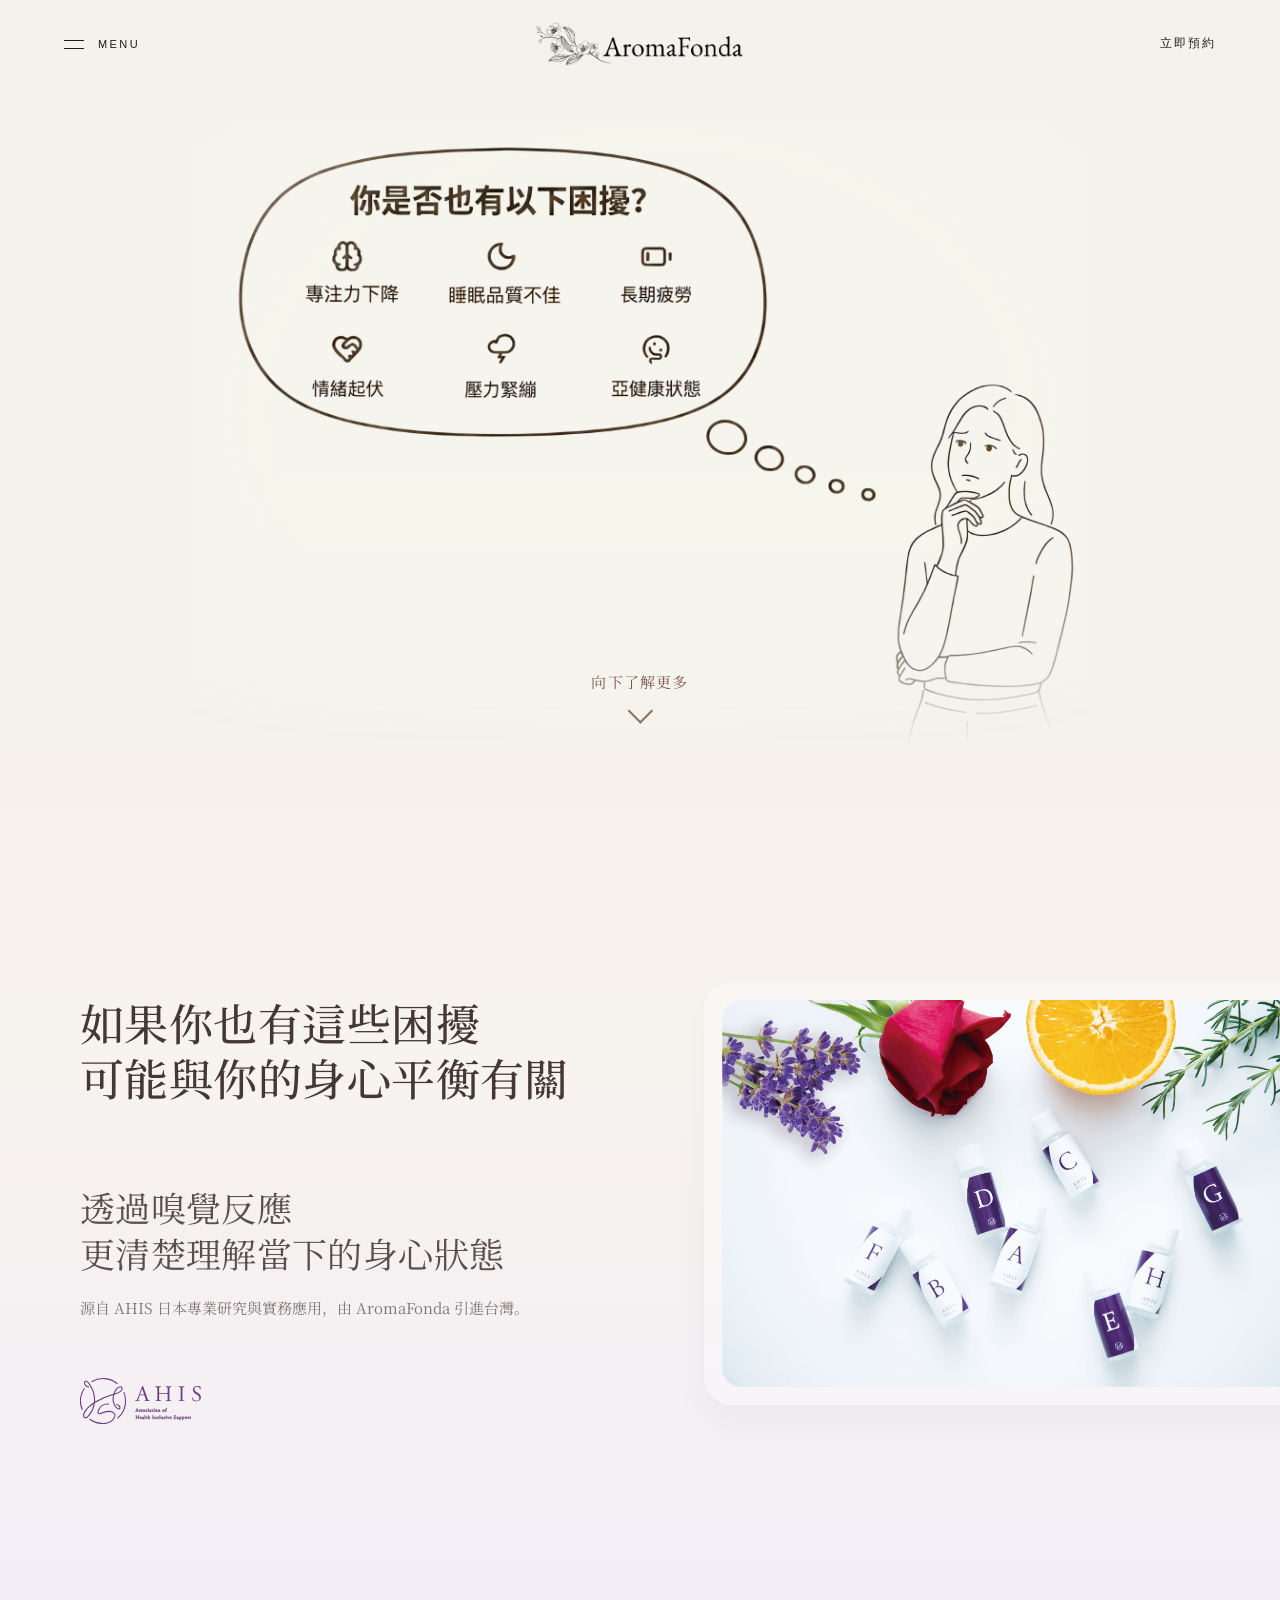
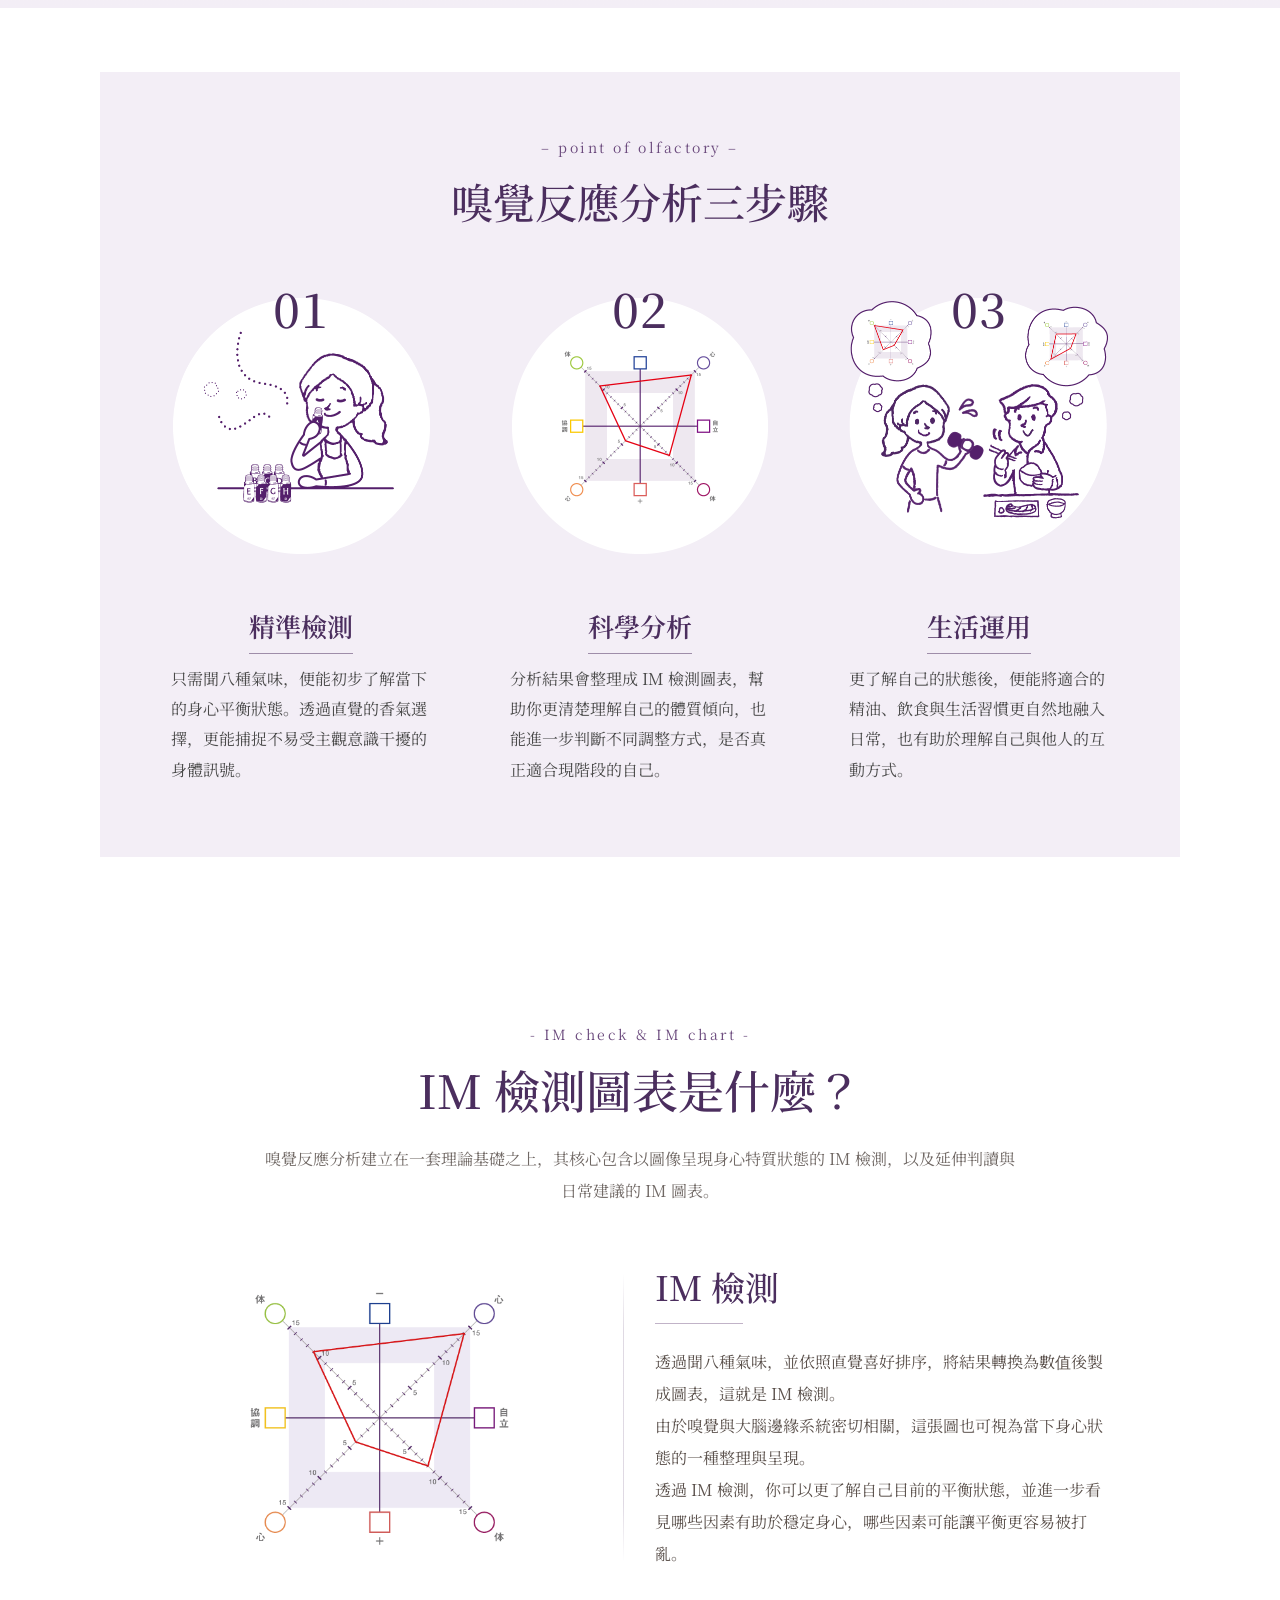
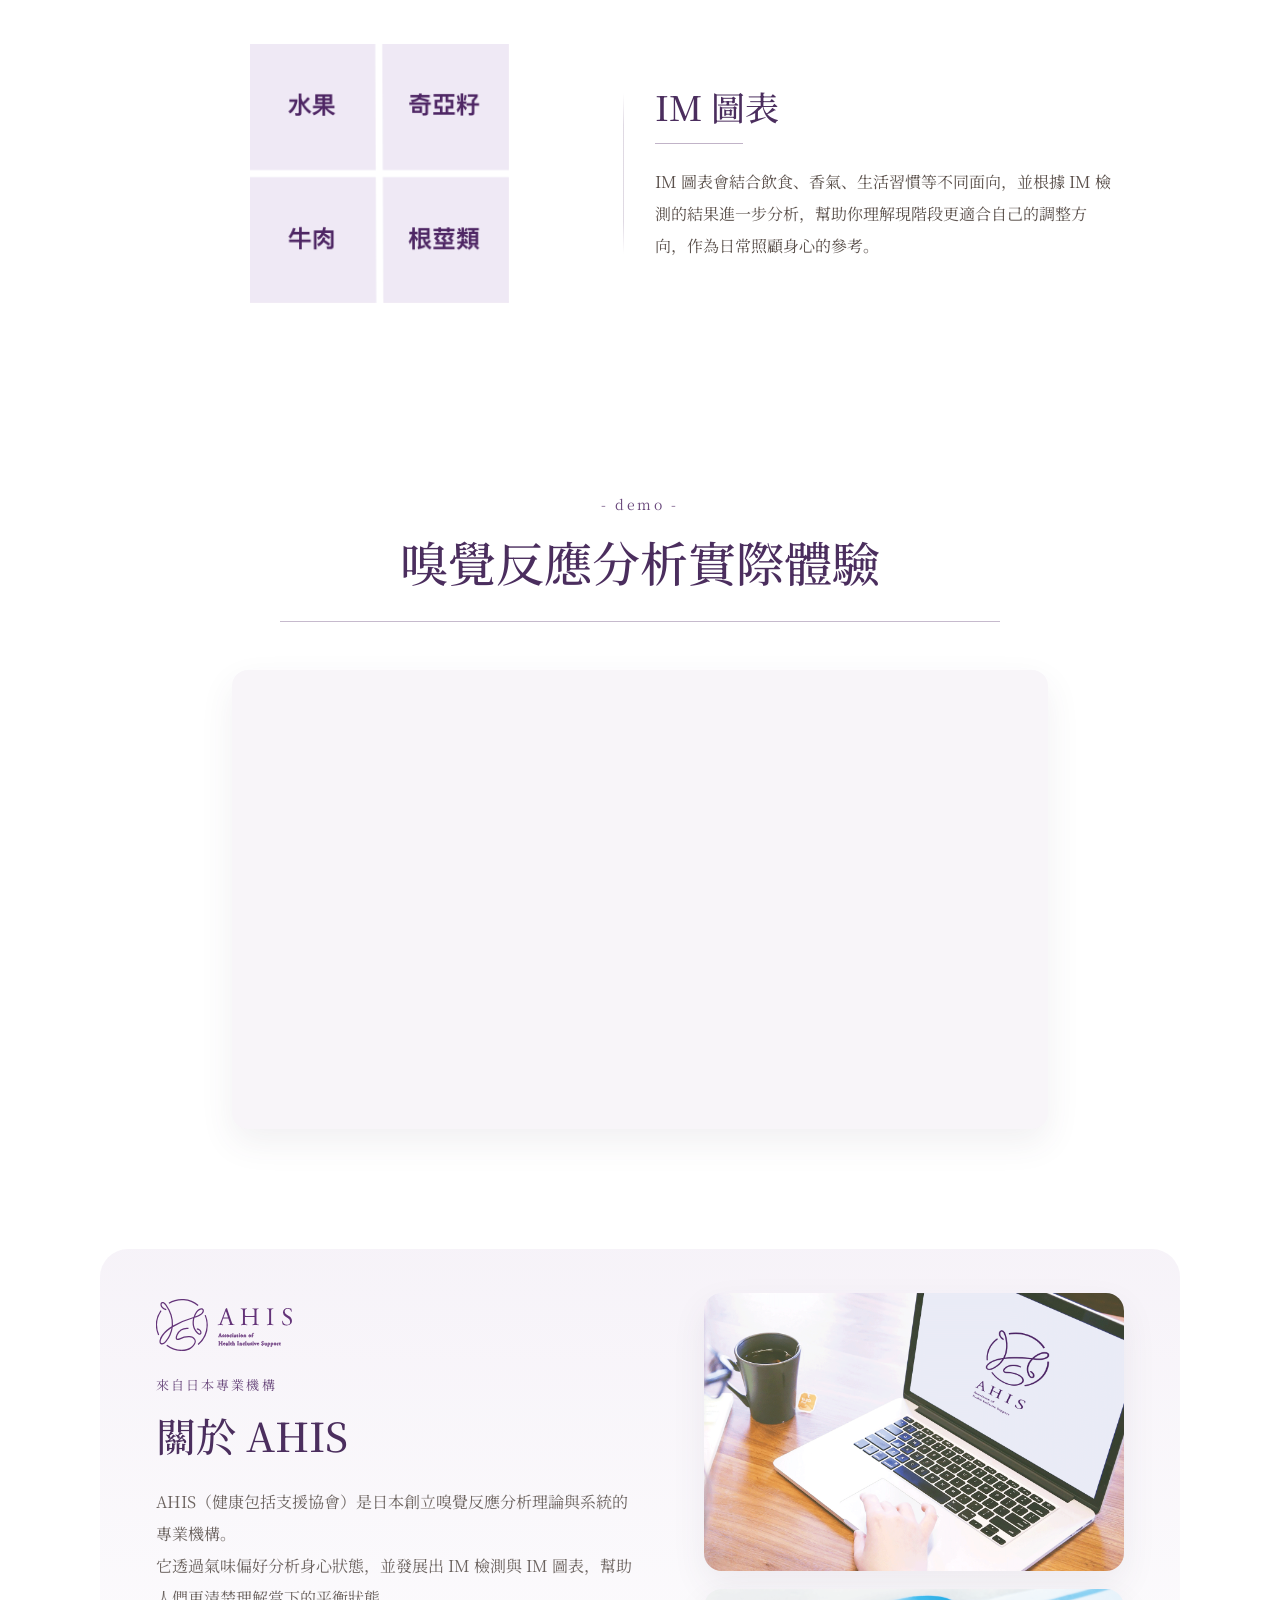
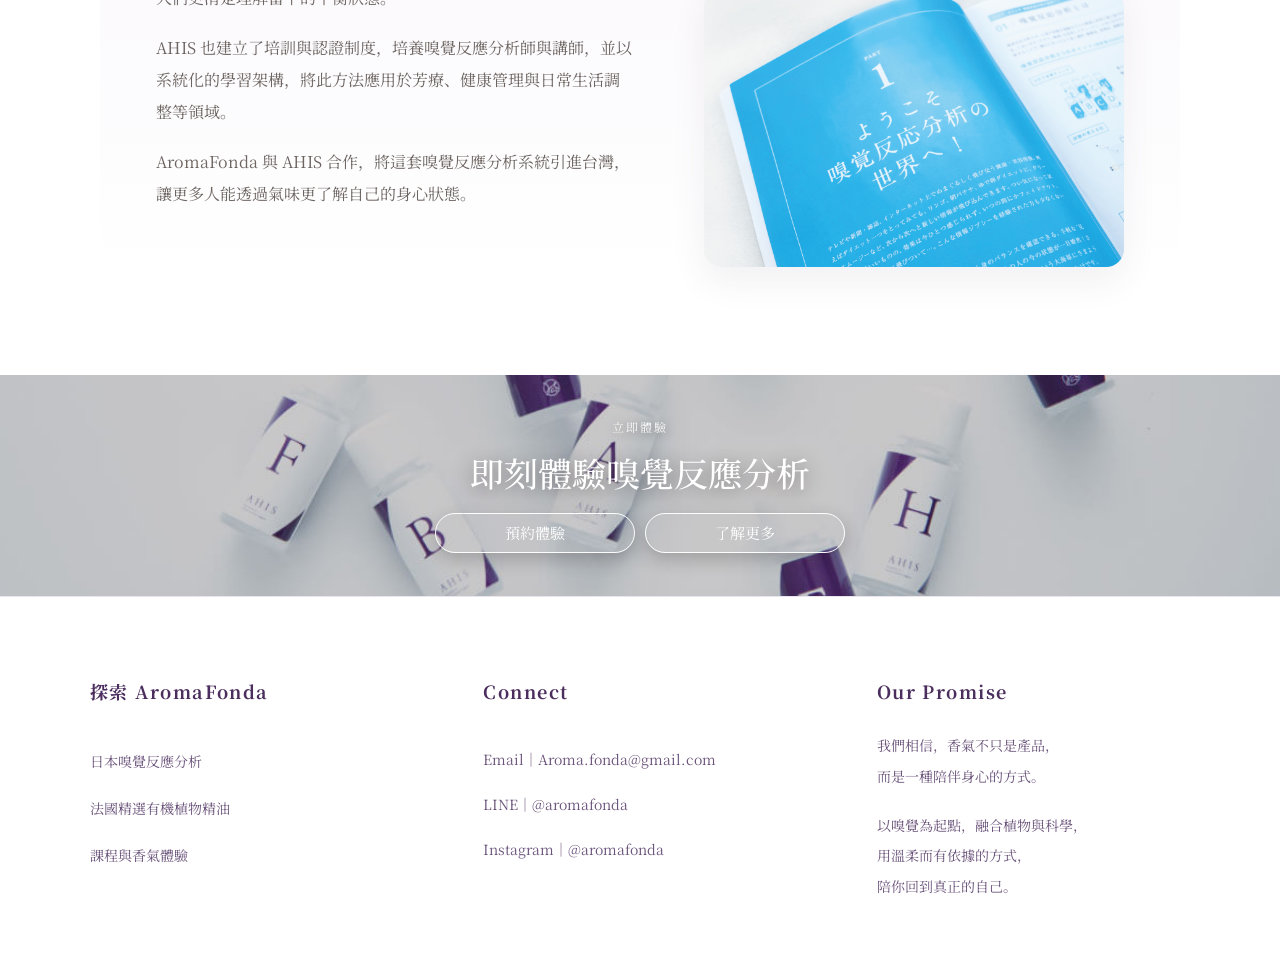
<file: analysis.html>
<!doctype html>
<html lang="en">
  <head>
    <meta charset="UTF-8" />
    <meta name="viewport" content="width=device-width, initial-scale=1.0" />
    <title>日本嗅覺反應分析 - AromaFonda</title>
    <link rel="icon" type="image/svg+xml" href="/images/favicon.svg" />
    <link rel="icon" type="image/png" href="/images/favicon.png" />
    <link rel="stylesheet" href="styles.css" />
    <style>
      .analysis-page.menu-open {
        overflow: hidden;
      }

      .analysis-page .navbar {
        position: fixed;
        top: 0;
        left: 0;
        width: 100%;
        height: 88px;
        background: transparent;
        z-index: 1200;
        font-family: sans-serif;
      }

      .analysis-page .navbar a,
      .analysis-page .navbar button,
      .analysis-page .navbar span {
        font-family: sans-serif;
      }

      .analysis-page .navbar a.navbar-cta {
        color: #1f1b18;
      }

      .analysis-page .menu-toggle,
      .analysis-page .navbar-cta {
        position: absolute;
        top: 50%;
        transform: translateY(-50%);
      }

      .analysis-page .menu-toggle {
        left: clamp(56px, 5vw, 64px);
        display: inline-flex;
        align-items: center;
        gap: 14px;
        border: 0;
        background: transparent;
        padding: 0;
        color: #1f1b18;
        font: inherit;
        font-size: 11px;
        letter-spacing: 0.22em;
        text-transform: uppercase;
        cursor: pointer;
        transition: opacity 0.28s ease;
      }

      .analysis-page .menu-toggle:hover,
      .analysis-page .menu-toggle:focus-visible,
      .analysis-page .navbar-cta:hover,
      .analysis-page .navbar-cta:focus-visible,
      .analysis-page .side-drawer a:hover,
      .analysis-page .side-drawer a:focus-visible {
        opacity: 0.68;
      }

      .analysis-page .menu-toggle__icon {
        position: relative;
        width: 20px;
        height: 14px;
        flex: 0 0 20px;
      }

      .analysis-page .menu-toggle__icon span {
        position: absolute;
        left: 0;
        width: 100%;
        height: 1px;
        background: currentColor;
        transform-origin: center;
        transition:
          background-color 0.3s ease,
          top 0.28s ease,
          transform 0.28s ease,
          opacity 0.28s ease;
      }

      .analysis-page .menu-toggle__icon span:first-child {
        top: 3px;
      }

      .analysis-page .menu-toggle__icon span:last-child {
        top: 11px;
      }

      .analysis-page.menu-open .menu-toggle__icon span:first-child {
        top: 7px;
        transform: rotate(45deg);
      }

      .analysis-page.menu-open .menu-toggle__icon span:last-child {
        top: 7px;
        transform: rotate(-45deg);
      }

      .analysis-page .menu-toggle__label {
        display: inline-block;
        line-height: 1;
      }

      .analysis-page.menu-open .menu-toggle,
      .analysis-page.menu-open .menu-toggle__label {
        color: #3e3a36;
      }

      .analysis-page.menu-open .menu-toggle__icon span {
        background-color: #3e3a36;
      }

      .analysis-page.menu-open .menu-toggle::after {
        background: #3e3a36;
      }

      .analysis-page .navbar-logo {
        position: absolute;
        left: 50%;
        top: 50%;
        transform: translate(-50%, -50%);
        height: auto;
        margin-left: 0;
        text-decoration: none;
        transition:
          opacity 0.28s ease,
          visibility 0.28s ease;
      }

      .analysis-page .navbar-logo.is-hidden {
        opacity: 0;
        visibility: hidden;
        pointer-events: none;
      }

      .analysis-page .menu-toggle::after,
      .analysis-page .navbar-logo::after,
      .analysis-page .navbar-cta::after {
        content: "";
        position: absolute;
        left: 0;
        bottom: -8px;
        width: 100%;
        height: 1px;
        background: #1f1b18;
        transform: scaleX(0);
        transform-origin: center center;
        transition:
          transform 0.28s ease,
          background-color 0.3s ease;
        pointer-events: none;
      }

      .analysis-page .navbar-logo::after {
        bottom: -10px;
      }

      .analysis-page .menu-toggle:hover::after,
      .analysis-page .menu-toggle:focus-visible::after,
      .analysis-page .navbar-logo:hover::after,
      .analysis-page .navbar-logo:focus-visible::after,
      .analysis-page .navbar-cta:hover::after,
      .analysis-page .navbar-cta:focus-visible::after {
        transform: scaleX(1);
      }

      .analysis-page .navbar-logo-stack {
        width: min(32vw, 210px);
        height: clamp(34px, 4.6vw, 44px);
      }

      .analysis-page .navbar-logo img {
        height: 100%;
        max-width: 100%;
        transition: opacity 0.3s ease;
      }

      .analysis-page .navbar-cta {
        right: clamp(56px, 5vw, 64px);
        color: #1f1b18;
        text-decoration: none;
        font-size: 12px;
        letter-spacing: 0.16em;
        text-transform: uppercase;
        transition: opacity 0.28s ease;
      }

      .analysis-page .menu-overlay {
        position: fixed;
        inset: 0;
        background: rgba(22, 18, 15, 0.5);
        opacity: 0;
        visibility: hidden;
        transition:
          opacity 0.38s ease,
          visibility 0.38s ease;
        z-index: 1100;
      }

      .analysis-page .side-drawer {
        position: fixed;
        top: 0;
        left: 0;
        bottom: 0;
        width: min(82vw, 312px);
        padding: 120px 48px 48px 56px;
        background: #f5efe6;
        color: #3e3a36;
        transform: translateX(-100%);
        transition: transform 0.42s cubic-bezier(0.22, 1, 0.36, 1);
        z-index: 1150;
        overflow-y: auto;
      }

      .analysis-page .side-drawer__nav {
        display: block;
      }

      .analysis-page .side-nav-links {
        list-style: none;
        padding: 0;
        margin: 0;
      }

      .analysis-page .side-drawer__nav a {
        display: block;
        color: #3e3a36;
        text-decoration: none;
        font-family:
          "Noto Serif JP", "Hiragino Mincho ProN", "Yu Mincho", serif;
        font-size: 22px;
        line-height: 1.9;
        margin-bottom: 18px;
        letter-spacing: 0.05em;
        transition: opacity 0.28s ease;
      }

      .analysis-page .side-drawer__reserve {
        margin-top: 34px;
      }

      .analysis-page .reserve-label {
        margin: 0 0 10px;
        font-size: 12px;
        letter-spacing: 0.2em;
        color: #8a837c;
      }

      .analysis-page .reserve-link {
        display: block;
        font-size: 16px;
        color: #3e3a36;
        text-decoration: none;
        transition: opacity 0.28s ease;
      }

      .analysis-page.menu-open .menu-overlay {
        opacity: 1;
        visibility: visible;
      }

      .analysis-page.menu-open .side-drawer {
        transform: translateX(0);
      }

      @media (max-width: 980px) {
        .analysis-page .navbar {
          height: 88px;
        }

        .analysis-page .menu-toggle {
          left: 36px;
        }

        .analysis-page .navbar-cta {
          right: 36px;
          font-size: 12px;
          letter-spacing: 0.14em;
        }

        .analysis-page .side-drawer {
          width: min(82vw, 296px);
          padding: 116px 26px 30px;
        }
      }

      @media (max-width: 768px) {
        .analysis-page .navbar {
          height: 84px;
        }

        .analysis-page .navbar-logo-stack {
          width: min(42vw, 168px);
          height: 34px;
        }

        .analysis-page .menu-toggle {
          left: 20px;
          gap: 10px;
          font-size: 10px;
          letter-spacing: 0.18em;
        }

        .analysis-page .navbar-cta {
          right: 20px;
          font-size: 11px;
          letter-spacing: 0.08em;
        }

        .analysis-page .side-drawer {
          width: min(92vw, 320px);
          padding: 102px 28px 28px 28px;
        }

        .analysis-page .side-drawer__nav a {
          font-size: 20px;
          line-height: 1.8;
          margin-bottom: 16px;
        }
      }

      @media (max-width: 480px) {
        .analysis-page .menu-toggle::after,
        .analysis-page .navbar-logo::after,
        .analysis-page .navbar-cta::after {
          background: #ffffff;
        }

        .analysis-page .navbar {
          height: 78px;
        }

        .analysis-page .navbar-logo-stack {
          width: min(38vw, 140px);
          height: 30px;
        }

        .analysis-page .menu-toggle {
          left: 16px;
          gap: 8px;
        }

        .analysis-page .menu-toggle__label {
          display: none;
        }

        .analysis-page .navbar-cta {
          right: 16px;
          font-size: 10px;
          letter-spacing: 0.04em;
        }

        .analysis-page .side-drawer {
          width: min(calc(100vw - 18px), 300px);
          padding: 94px 22px 24px;
        }

        .analysis-page .side-drawer__nav a {
          font-size: 18px;
          line-height: 1.7;
          margin-bottom: 12px;
        }
      }
    </style>
  </head>
  <body class="analysis-page">
    <nav class="navbar">
      <button
        class="menu-toggle"
        type="button"
        aria-expanded="false"
        aria-controls="sideDrawer"
        aria-label="Open menu"
      >
        <span class="menu-toggle__icon" aria-hidden="true">
          <span></span>
          <span></span>
        </span>
        <span class="menu-toggle__label">MENU</span>
      </button>

      <a href="index.html" class="navbar-logo">
        <span class="navbar-logo-stack">
          <img
            class="navbar-logo-image"
            src="images/logo4.png"
            alt="AromaFonda"
          />
        </span>
      </a>

      <a
        href="https://forms.gle/MfHVCKAoVr56w6hc6"
        class="navbar-cta"
        target="_blank"
        rel="noopener noreferrer"
        >立即預約</a
      >
    </nav>

    <div class="menu-overlay" hidden></div>

    <aside
      class="side-drawer"
      id="sideDrawer"
      aria-hidden="true"
      aria-label="Site navigation"
    >
      <nav class="side-drawer__nav" aria-label="Drawer menu">
        <ul class="side-nav-links">
          <li><a href="index.html">首頁</a></li>
          <li><a href="./analysis.html">日本嗅覺反應分析</a></li>
          <li><a href="./adnaturam.html">法國有機植物精油</a></li>
          <li><a href="./service.html">課程與服務</a></li>
          <li><a href="/about.html">關於我們</a></li>
          <li><a href="#contact">聯絡我們</a></li>
        </ul>
      </nav>
      <div class="side-drawer__reserve">
        <p class="reserve-label">RESERVE</p>
        <a
          href="https://forms.gle/MfHVCKAoVr56w6hc6"
          class="reserve-link"
          target="_blank"
          rel="noopener noreferrer"
          >立即預約諮詢</a
        >
      </div>
    </aside>

    <section class="analysis-intro-image">
      <img src="images/jptrial.jpg" alt="嗅覺反應分析" />
      <a href="#analysis" class="scroll-indicator">
        <div class="scroll-indicator-text">向下了解更多</div>
        <div class="scroll-indicator-arrow"></div>
      </a>
    </section>

    <section id="analysis" class="analysis-bridge">
      <div class="analysis-bridge-inner">
        <div class="analysis-bridge-copy">
          <div class="analysis-bridge-title">
            <h2 class="analysis-bridge-title-primary">
              <span>如果你也有這些困擾</span>
              <span>可能與你的身心平衡有關</span>
            </h2>
            <p class="analysis-bridge-title-secondary">
              <span>透過嗅覺反應</span>
              <span>更清楚理解當下的身心狀態</span>
            </p>
          </div>
          <p class="analysis-bridge-text analysis-bridge-desc">源自 AHIS 日本專業研究與實務應用，由 AromaFonda 引進台灣。</p>
          <div class="analysis-bridge-logo">
            <img src="/images/jp-logo.svg" alt="AHIS 日本嗅覺反應分析" />
          </div>
        </div>

        <div class="analysis-bridge-image">
          <div class="analysis-bridge-image-frame">
            <img src="/images/jp1.png" alt="來自日本的嗅覺反應分析方法" />
          </div>
        </div>
      </div>
    </section>

    <section class="analysis-points-section">
      <div class="analysis-points-box">
        <div class="analysis-points-inner">
          <p class="analysis-points-eyebrow">– point of olfactory –</p>
          <h2 class="analysis-points-title">嗅覺反應分析三步驟</h2>

          <div class="analysis-points-grid">
            <div class="analysis-point-card">
              <div class="analysis-point-label">POINT</div>
              <div class="analysis-point-number">01</div>
              <div class="analysis-point-image-wrap">
                <img src="images/jp2-1.png" alt="精準檢測" />
              </div>
              <h3>精準檢測</h3>
              <p class="analysis-body">
                只需聞八種氣味，便能初步了解當下的身心平衡狀態。透過直覺的香氣選擇，更能捕捉不易受主觀意識干擾的身體訊號。
              </p>
            </div>

            <div class="analysis-point-card">
              <div class="analysis-point-label">POINT</div>
              <div class="analysis-point-number">02</div>
              <div class="analysis-point-image-wrap">
                <img src="images/jp2-2.png" alt="科學分析" />
              </div>
              <h3>科學分析</h3>
              <p class="analysis-body">
                分析結果會整理成 IM 檢測圖表，幫助你更清楚理解自己的體質傾向，也能進一步判斷不同調整方式，是否真正適合現階段的自己。
              </p>
            </div>

            <div class="analysis-point-card">
              <div class="analysis-point-label">POINT</div>
              <div class="analysis-point-number">03</div>
              <div class="analysis-point-image-wrap">
                <img src="images/jp2-3.png" alt="生活運用" />
              </div>
              <h3>生活運用</h3>
              <p class="analysis-body">
                更了解自己的狀態後，便能將適合的精油、飲食與生活習慣更自然地融入日常，也有助於理解自己與他人的互動方式。
              </p>
            </div>
          </div>
        </div>
      </div>
    </section>

    <section class="analysis-im-section">
      <div class="analysis-im-inner">
        <div class="analysis-im-header">
          <p class="analysis-im-eyebrow">- IM check &amp; IM chart -</p>
          <h2 class="analysis-im-title">IM 檢測圖表是什麼？</h2>
          <p class="analysis-im-intro">
            嗅覺反應分析建立在一套理論基礎之上，其核心包含以圖像呈現身心特質狀態的 IM 檢測，以及延伸判讀與日常建議的 IM 圖表。
          </p>
        </div>

        <div class="analysis-im-row">
          <div class="analysis-im-media">
            <img src="/images/jp3-1.png" alt="IM 檢測圖示" />
          </div>
          <div class="analysis-im-copy">
            <h3 class="analysis-im-copy-title">IM 檢測</h3>
            <div class="analysis-im-copy-line"></div>
            <p>
              透過聞八種氣味，並依照直覺喜好排序，將結果轉換為數值後製成圖表，這就是 IM 檢測。<br />
              由於嗅覺與大腦邊緣系統密切相關，這張圖也可視為當下身心狀態的一種整理與呈現。<br />
              透過 IM 檢測，你可以更了解自己目前的平衡狀態，並進一步看見哪些因素有助於穩定身心，哪些因素可能讓平衡更容易被打亂。
            </p>
          </div>
        </div>

        <div class="analysis-im-row">
          <div class="analysis-im-media">
            <img src="/images/jp3-2.jpg" alt="IM 圖表圖示" />
          </div>
          <div class="analysis-im-copy">
            <h3 class="analysis-im-copy-title">IM 圖表</h3>
            <div class="analysis-im-copy-line"></div>
            <p>
              IM 圖表會結合飲食、香氣、生活習慣等不同面向，並根據 IM 檢測的結果進一步分析，幫助你理解現階段更適合自己的調整方向，作為日常照顧身心的參考。
            </p>
          </div>
        </div>
      </div>
    </section>

    <section class="analysis-video-section">
      <div class="analysis-video-inner">
        <div class="analysis-video-header">
          <p class="analysis-video-eyebrow">- demo -</p>
          <h2 class="analysis-video-title">嗅覺反應分析實際體驗</h2>
          <div class="analysis-video-divider"></div>
        </div>

        <div class="analysis-video-frame">
          <div class="analysis-video-embed">
            <iframe
              src="https://www.youtube.com/embed/5p-deWkxSCg"
              title="嗅覺反應分析 體驗影片"
              allow="accelerometer; clipboard-write; encrypted-media; gyroscope; picture-in-picture; web-share"
              referrerpolicy="strict-origin-when-cross-origin"
              allowfullscreen
            ></iframe>
          </div>
        </div>
      </div>
    </section>

    <section class="analysis-ahis-section">
      <div class="analysis-ahis-container">
        <div class="analysis-ahis-left">
          <div class="analysis-ahis-logo">
            <img src="/images/jp-logo.svg" alt="AHIS 日本嗅覺反應分析協會" />
          </div>
          <p class="analysis-ahis-eyebrow">來自日本專業機構</p>
          <h2 class="analysis-ahis-title">關於 AHIS</h2>
          <div class="analysis-ahis-text">
            <p>
              AHIS（健康包括支援協會）是日本創立嗅覺反應分析理論與系統的專業機構。<br />
              它透過氣味偏好分析身心狀態，並發展出 IM 檢測與 IM 圖表，幫助人們更清楚理解當下的平衡狀態。
            </p>
            <p>
              AHIS 也建立了培訓與認證制度，培養嗅覺反應分析師與講師，並以系統化的學習架構，將此方法應用於芳療、健康管理與日常生活調整等領域。
            </p>
            <p>AromaFonda 與 AHIS 合作，將這套嗅覺反應分析系統引進台灣，讓更多人能透過氣味更了解自己的身心狀態。</p>
          </div>
        </div>

        <div class="analysis-ahis-right">
          <div class="analysis-ahis-image">
            <img src="/images/jp5-1.png" alt="AHIS 介紹圖片一" />
          </div>
          <div class="analysis-ahis-image">
            <img src="/images/jp5-2.png" alt="AHIS 介紹圖片二" />
          </div>
        </div>
      </div>
    </section>

    <section class="analysis-cta-section">
      <div class="analysis-cta-hero">
        <div class="analysis-cta-overlay"></div>
        <div class="analysis-cta-content">
          <p class="analysis-cta-eyebrow">立即體驗</p>
          <h2 class="analysis-cta-title">即刻體驗嗅覺反應分析</h2>
          <div class="analysis-cta-buttons">
            <a
              href="https://forms.gle/MfHVCKAoVr56w6hc6"
              class="analysis-cta-btn"
              target="_blank"
              rel="noopener noreferrer"
              >預約體驗</a
            >
            <a href="https://ahis.or.jp/about/" class="analysis-cta-btn" target="_blank" rel="noopener noreferrer">了解更多</a>
          </div>
        </div>
      </div>
    </section>

    <section id="contact" class="contact-section">
      <div class="contact-container">
        <div class="footer-grid">
          <div class="footer-column footer-links">
            <h3 class="footer-title">探索 AromaFonda</h3>
            <p class="footer-text"><a href="./analysis.html">日本嗅覺反應分析</a></p>
            <p class="footer-text"><a href="./adnaturam.html">法國精選有機植物精油</a></p>
            <p class="footer-text"><a href="./service.html">課程與香氣體驗</a></p>
          </div>
          <div class="footer-column footer-connect">
            <h3 class="footer-title">Connect</h3>
            <p class="footer-text">
              Email｜<a href="mailto:Aroma.fonda@gmail.com">Aroma.fonda@gmail.com</a>
            </p>
            <p class="footer-text">LINE｜@aromafonda</p>
            <p class="footer-text">Instagram｜@aromafonda</p>
          </div>
          <div class="footer-column footer-promise">
            <h3 class="footer-title">Our Promise</h3>
            <p class="footer-text">我們相信，香氣不只是產品，<br />而是一種陪伴身心的方式。</p>
            <p class="footer-text">以嗅覺為起點，融合植物與科學，<br />用溫柔而有依據的方式，<br />陪你回到真正的自己。</p>
          </div>
        </div>
      </div>
    </section>
    <script>
      (() => {
        const body = document.body;
        const navbar = document.querySelector(".navbar");
        const logoTriggerSection = document.querySelector(".analysis-points-section");
        const navbarLogo = document.querySelector(".navbar-logo");
        const menuToggle = document.querySelector(".menu-toggle");
        const overlay = document.querySelector(".menu-overlay");
        const sideDrawer = document.getElementById("sideDrawer");
        const focusableSelectors =
          'a[href], button:not([disabled]), [tabindex]:not([tabindex="-1"])';

        if (!navbar || !logoTriggerSection || !navbarLogo || !menuToggle || !overlay || !sideDrawer) {
          return;
        }

        const focusableElements = () =>
          Array.from(sideDrawer.querySelectorAll(focusableSelectors));

        const isOpen = () => body.classList.contains("menu-open");

        const openMenu = () => {
          body.classList.add("menu-open");
          overlay.hidden = false;
          sideDrawer.setAttribute("aria-hidden", "false");
          menuToggle.setAttribute("aria-expanded", "true");
          menuToggle.setAttribute("aria-label", "Close menu");

          window.requestAnimationFrame(() => {
            const [firstFocusable] = focusableElements();
            if (firstFocusable) {
              firstFocusable.focus();
            }
          });
        };

        const closeMenu = () => {
          body.classList.remove("menu-open");
          sideDrawer.setAttribute("aria-hidden", "true");
          menuToggle.setAttribute("aria-expanded", "false");
          menuToggle.setAttribute("aria-label", "Open menu");

          window.setTimeout(() => {
            if (!isOpen()) {
              overlay.hidden = true;
            }
          }, 380);

          menuToggle.focus();
        };

        const toggleMenu = () => {
          if (isOpen()) {
            closeMenu();
          } else {
            openMenu();
          }
        };

        const handleKeydown = (event) => {
          if (!isOpen()) {
            return;
          }

          if (event.key === "Escape") {
            closeMenu();
            return;
          }

          if (event.key !== "Tab") {
            return;
          }

          const items = [menuToggle, ...focusableElements()];
          if (!items.length) {
            return;
          }

          const first = items[0];
          const last = items[items.length - 1];

          if (event.shiftKey && document.activeElement === first) {
            event.preventDefault();
            last.focus();
          } else if (!event.shiftKey && document.activeElement === last) {
            event.preventDefault();
            first.focus();
          }
        };

        const updateNavbarLogoVisibility = () => {
          const triggerTop =
            logoTriggerSection.offsetTop - window.scrollY;
          const navbarRect = navbar.getBoundingClientRect();
          const logoTriggerY = navbarRect.top + navbarRect.height * 0.5;
          const hideLogo = triggerTop <= logoTriggerY;

          navbarLogo.classList.toggle("is-hidden", hideLogo);
        };

        menuToggle.addEventListener("click", toggleMenu);
        overlay.addEventListener("click", closeMenu);

        sideDrawer.querySelectorAll("a").forEach((link) => {
          link.addEventListener("click", () => {
            closeMenu();
          });
        });

        window.addEventListener("scroll", updateNavbarLogoVisibility, {
          passive: true,
        });
        window.addEventListener("resize", updateNavbarLogoVisibility);
        window.addEventListener("load", updateNavbarLogoVisibility);
        document.addEventListener("keydown", handleKeydown);

        updateNavbarLogoVisibility();
      })();
    </script>
  </body>
</html>
</file>
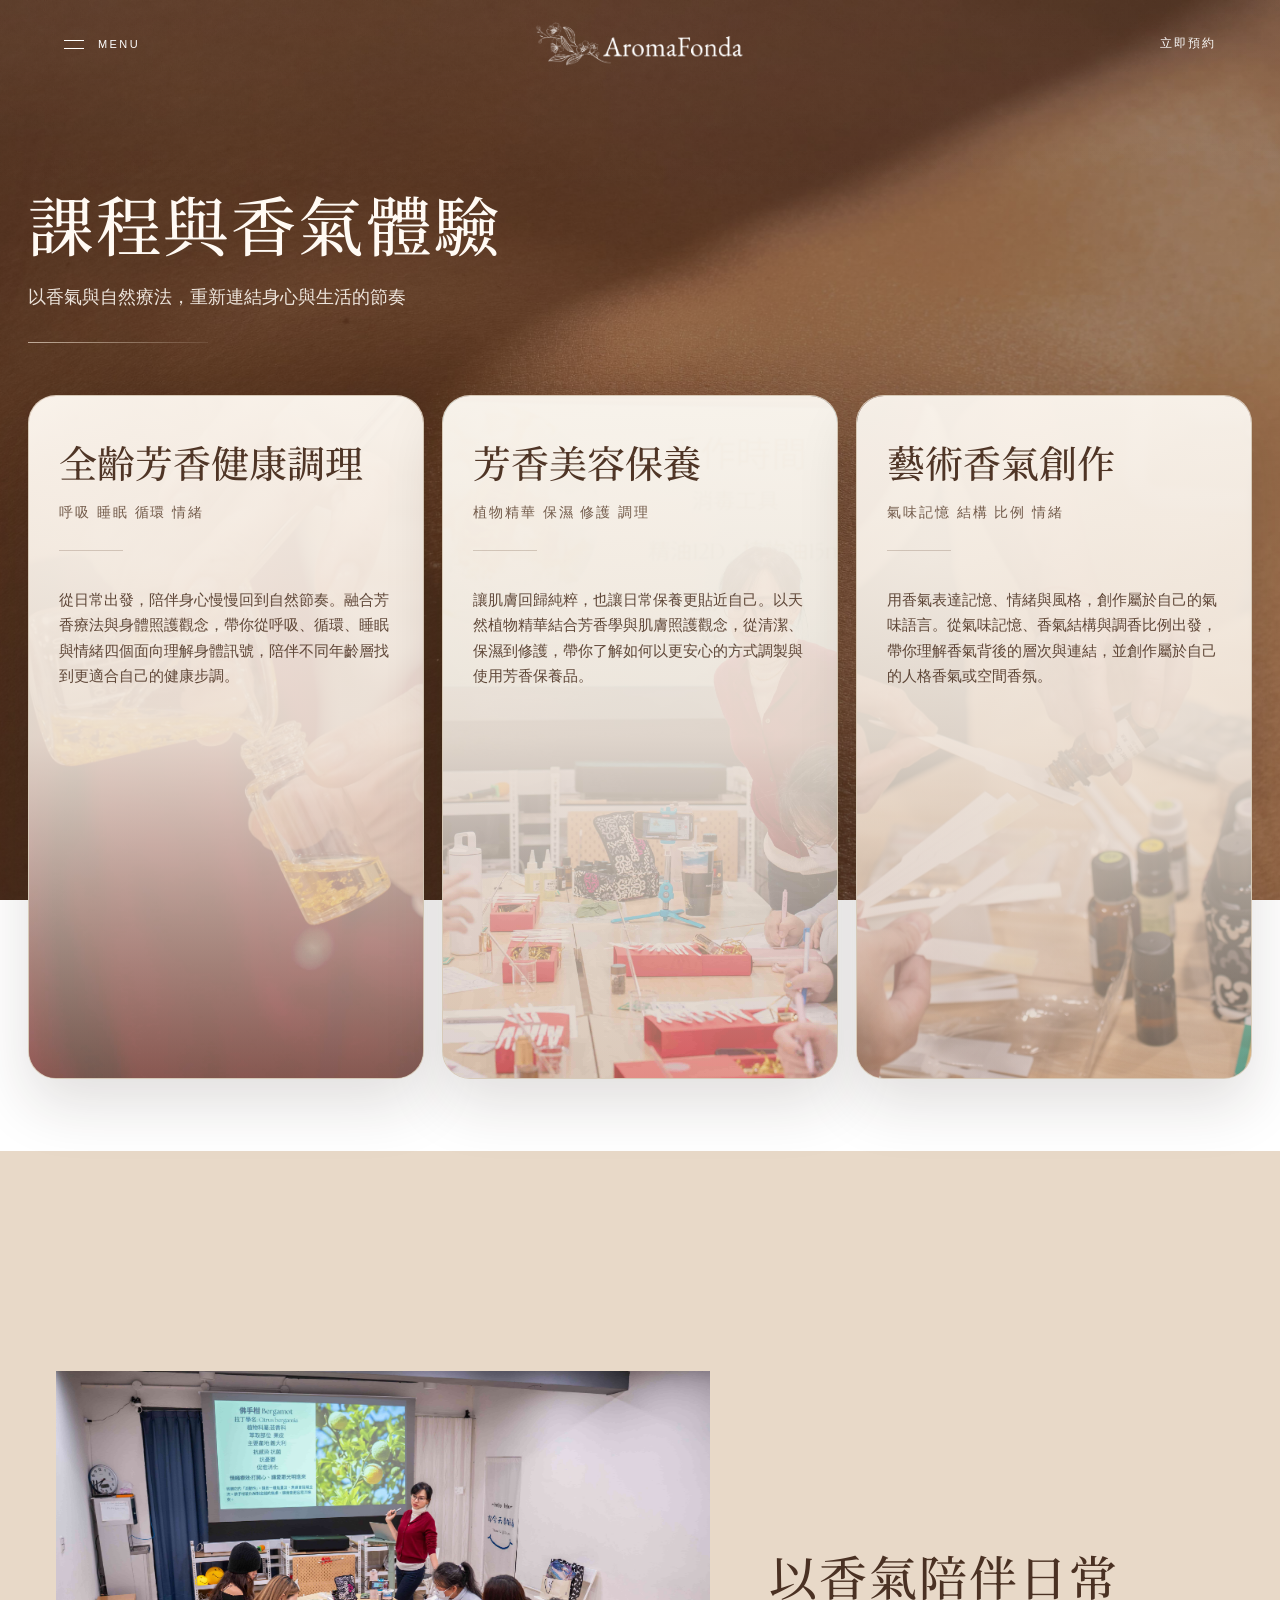
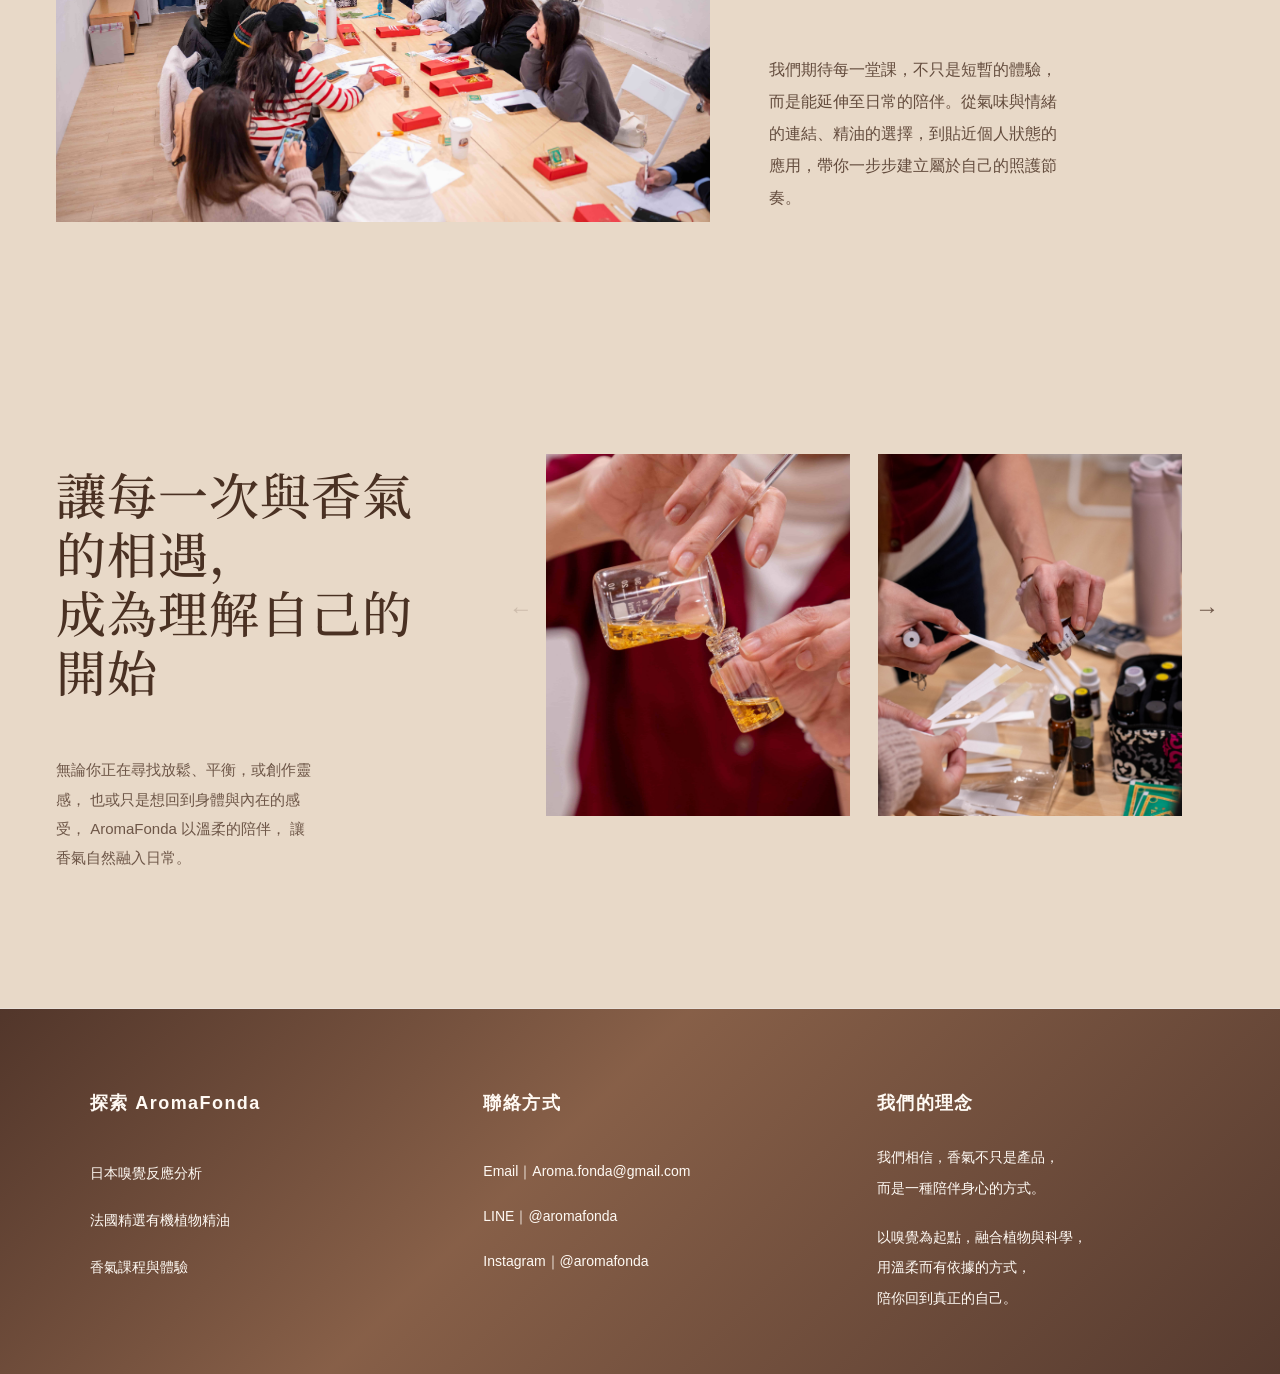
<file: service.html>
<!doctype html>
<html lang="zh-Hant">
  <head>
    <meta charset="UTF-8" />
    <meta name="viewport" content="width=device-width, initial-scale=1.0" />
    <title>健康課程 - AromaFonda</title>
    <link rel="icon" type="image/svg+xml" href="/images/favicon.svg" />
    <link rel="icon" type="image/png" href="/images/favicon.png" />
    <link rel="stylesheet" href="styles.css" />
    <style>
      .service-page {
        background:
          linear-gradient(
            135deg,
            rgba(75, 46, 34, 0.58) 0%,
            rgba(122, 78, 52, 0.38) 42%,
            rgba(201, 162, 126, 0.16) 100%
          ),
          url("images/hero1.jpg");
        background-size: cover;
        background-position: center;
        background-attachment: fixed;
        color: #f3ece4;
      }

      .service-page.menu-open {
        overflow: hidden;
      }

      .service-page .navbar {
        position: fixed;
        top: 0;
        left: 0;
        width: 100%;
        height: 88px;
        background: transparent;
        z-index: 1200;
        transition: color 0.3s ease;
      }

      .service-page .menu-toggle,
      .service-page .navbar-cta {
        position: absolute;
        top: 50%;
        transform: translateY(-50%);
      }

      .service-page .menu-toggle {
        left: clamp(56px, 5vw, 64px);
        display: inline-flex;
        align-items: center;
        gap: 14px;
        border: 0;
        background: transparent;
        padding: 0;
        color: #ffffff;
        font: inherit;
        font-size: 11px;
        letter-spacing: 0.22em;
        text-transform: uppercase;
        cursor: pointer;
        transition:
          color 0.3s ease,
          opacity 0.28s ease;
        position: absolute;
      }

      .service-page .menu-toggle:hover,
      .service-page .menu-toggle:focus-visible,
      .service-page .navbar-cta:hover,
      .service-page .navbar-cta:focus-visible,
      .service-page .side-drawer a:hover,
      .service-page .side-drawer a:focus-visible {
        opacity: 0.68;
      }

      .service-page .menu-toggle__icon {
        position: relative;
        width: 20px;
        height: 14px;
        flex: 0 0 20px;
      }

      .service-page .menu-toggle__icon span {
        position: absolute;
        left: 0;
        width: 100%;
        height: 1px;
        background: currentColor;
        transform-origin: center;
        transition:
          background-color 0.3s ease,
          top 0.28s ease,
          transform 0.28s ease,
          opacity 0.28s ease;
      }

      .service-page .menu-toggle__icon span:first-child {
        top: 3px;
      }

      .service-page .menu-toggle__icon span:last-child {
        top: 11px;
      }

      .service-page.menu-open .menu-toggle__icon span:first-child {
        top: 7px;
        transform: rotate(45deg);
      }

      .service-page.menu-open .menu-toggle__icon span:last-child {
        top: 7px;
        transform: rotate(-45deg);
      }

      .service-page .menu-toggle__label {
        display: inline-block;
        line-height: 1;
      }

      .service-page .navbar.navbar--dark,
      .service-page .navbar.navbar--dark a,
      .service-page .navbar.navbar--dark .menu-toggle,
      .service-page .navbar.navbar--dark .menu-toggle__label,
      .service-page .navbar.navbar--dark .navbar-cta {
        color: #1f1b18;
      }

      .service-page .navbar.navbar--dark .menu-toggle__icon span {
        background-color: #1f1b18;
      }

      .service-page .navbar.navbar--dark .menu-toggle::after,
      .service-page .navbar.navbar--dark .navbar-logo::after,
      .service-page .navbar.navbar--dark .navbar-cta::after {
        background: #1f1b18;
      }

      .service-page.menu-open .menu-toggle,
      .service-page.menu-open .menu-toggle__label {
        color: #3e3a36;
      }

      .service-page.menu-open .menu-toggle__icon span {
        background-color: #3e3a36;
      }

      .service-page.menu-open .menu-toggle::after {
        background: #3e3a36;
      }

      .service-page .navbar-logo {
        position: absolute;
        left: 50%;
        top: 50%;
        transform: translate(-50%, -50%);
        height: auto;
        margin-left: 0;
        text-decoration: none;
      }

      .service-page .menu-toggle::after,
      .service-page .navbar-logo::after,
      .service-page .navbar-cta::after {
        content: "";
        position: absolute;
        left: 0;
        bottom: -8px;
        width: 100%;
        height: 1px;
        background: #ffffff;
        transform: scaleX(0);
        transform-origin: center center;
        transition:
          transform 0.28s ease,
          background-color 0.3s ease;
        pointer-events: none;
      }

      .service-page .navbar-logo::after {
        bottom: -10px;
      }

      .service-page .menu-toggle:hover::after,
      .service-page .menu-toggle:focus-visible::after,
      .service-page .navbar-logo:hover::after,
      .service-page .navbar-logo:focus-visible::after,
      .service-page .navbar-cta:hover::after,
      .service-page .navbar-cta:focus-visible::after {
        transform: scaleX(1);
      }

      .service-page .navbar-logo-stack {
        width: min(32vw, 210px);
        height: clamp(34px, 4.6vw, 44px);
      }

      .service-page .navbar-logo img {
        height: 100%;
        max-width: 100%;
        transition: opacity 0.3s ease;
      }

      .service-page .navbar-cta {
        right: clamp(56px, 5vw, 64px);
        color: #ffffff;
        text-decoration: none;
        font-size: 12px;
        letter-spacing: 0.16em;
        text-transform: uppercase;
        transition: opacity 0.28s ease;
        position: absolute;
      }

      .service-page .menu-overlay {
        position: fixed;
        inset: 0;
        background: rgba(22, 18, 15, 0.5);
        opacity: 0;
        visibility: hidden;
        transition:
          opacity 0.38s ease,
          visibility 0.38s ease;
        z-index: 1100;
      }

      .service-page .side-drawer {
        position: fixed;
        top: 0;
        left: 0;
        bottom: 0;
        width: min(82vw, 312px);
        padding: 120px 48px 48px 56px;
        background: #f5efe6;
        color: #3e3a36;
        transform: translateX(-100%);
        transition: transform 0.42s cubic-bezier(0.22, 1, 0.36, 1);
        z-index: 1150;
        overflow-y: auto;
      }

      .service-page .side-drawer__nav {
        display: block;
      }

      .service-page .side-nav-links {
        list-style: none;
        padding: 0;
        margin: 0;
      }

      .service-page .side-drawer__nav a {
        display: block;
        color: #3e3a36;
        text-decoration: none;
        font-family:
          "Noto Serif JP", "Hiragino Mincho ProN", "Yu Mincho", serif;
        font-size: 22px;
        line-height: 1.9;
        margin-bottom: 18px;
        letter-spacing: 0.05em;
        transition: opacity 0.28s ease;
      }

      .service-page .side-drawer__reserve {
        margin-top: 34px;
      }

      .service-page .reserve-label {
        margin: 0 0 10px;
        font-size: 12px;
        letter-spacing: 0.2em;
        color: #8a837c;
      }

      .service-page .reserve-link {
        display: block;
        font-size: 16px;
        color: #3e3a36;
        text-decoration: none;
        transition: opacity 0.28s ease;
      }

      .service-page.menu-open .menu-overlay {
        opacity: 1;
        visibility: visible;
      }

      .service-page.menu-open .side-drawer {
        transform: translateX(0);
      }

      .service-page .contact-section {
        background: linear-gradient(
          135deg,
          rgba(75, 46, 34, 0.96) 0%,
          rgba(122, 78, 52, 0.9) 42%,
          rgba(75, 46, 34, 0.94) 100%
        );
        margin-top: 0;
      }

      .service-page .footer-title,
      .service-page .footer-text,
      .service-page .footer-text a {
        color: #fffaf4;
      }

      .service-editorial {
        position: relative;
        padding: 188px 0 72px;
        min-height: 84vh;
      }

      .service-editorial::before {
        content: "";
        position: absolute;
        inset: 0;
        pointer-events: none;
        background: linear-gradient(
          180deg,
          rgba(255, 255, 255, 0.02),
          transparent 18%
        );
      }

      .service-frame {
        width: min(1320px, calc(100% - 56px));
        margin: 0 auto;
      }

      .service-heading {
        max-width: 740px;
        margin-bottom: 52px;
      }

      .service-kicker {
        margin: 0 0 18px;
        font-size: 12px;
        letter-spacing: 0.28em;
        text-transform: uppercase;
        color: rgba(247, 239, 231, 0.82);
      }

      .service-title {
        margin: 0;
        font-family:
          "Noto Serif JP", "Hiragino Mincho ProN", "Yu Mincho", serif;
        font-size: clamp(36px, 5.1vw, 66px);
        line-height: 1.1;
        font-weight: 500;
        letter-spacing: 0.04em;
        color: #fffaf4;
      }

      .service-subtitle {
        margin: 20px 0 0;
        max-width: 560px;
        font-size: 18px;
        line-height: 1.9;
        color: rgba(250, 243, 236, 0.92);
      }

      .service-divider {
        width: min(180px, 38%);
        height: 1px;
        margin-top: 28px;
        background: linear-gradient(
          90deg,
          rgba(222, 205, 187, 0.78),
          rgba(222, 205, 187, 0.12)
        );
      }

      .service-panels {
        position: relative;
        display: grid;
        grid-template-columns: repeat(3, minmax(0, 1fr));
        gap: 18px;
        min-height: min(76vh, 860px);
      }

      .service-panel {
        position: relative;
        isolation: isolate;
        display: flex;
        min-height: 620px;
        border-radius: 28px;
        overflow: hidden;
        background: #eadfce;
        border: 1px solid rgba(103, 72, 51, 0.14);
        box-shadow: 0 26px 60px rgba(42, 27, 19, 0.14);
        transition:
          transform 0.45s ease,
          border-color 0.45s ease,
          box-shadow 0.45s ease,
          flex 0.45s ease;
      }

      .service-panel::before {
        content: "";
        position: absolute;
        inset: 0;
        z-index: -3;
        background-size: cover;
        background-position: center;
        transform: scale(1.02);
      }

      .service-panel::after {
        content: "";
        position: absolute;
        inset: 0;
        z-index: -1;
        background:
          linear-gradient(
            180deg,
            rgba(250, 244, 236, 0.97) 0%,
            rgba(241, 231, 220, 0.9) 50%,
            rgba(226, 211, 196, 0.35) 100%
          ),
          linear-gradient(
            0deg,
            rgba(131, 96, 69, 0.22),
            rgba(131, 96, 69, 0.22)
          );
        transition: background 0.45s ease;
      }

      .service-panel-bg {
        position: absolute;
        inset: 0;
        z-index: -2;
        background:
          radial-gradient(
            circle at 18% 22%,
            rgba(255, 250, 244, 0.58),
            transparent 30%
          ),
          linear-gradient(135deg, rgba(205, 175, 149, 0.22), transparent 52%);
      }

      .service-panel[data-course="wellness"]::before {
        background-image: url("images/s1.jpg");
        background-position: center 34%;
      }

      .service-panel[data-course="beauty"]::before {
        background-image: url("images/s3.jpg");
        background-position: center 22%;
      }

      .service-panel[data-course="creative"]::before {
        background-image: url("images/s2.jpg");
        background-position: center 30%;
      }

      .service-panel-inner {
        position: relative;
        display: flex;
        flex-direction: column;
        justify-content: flex-start;
        width: 100%;
        padding: 42px 30px 30px;
      }

      .service-panel-title {
        margin: 0;
        font-family:
          "Noto Serif JP", "Hiragino Mincho ProN", "Yu Mincho", serif;
        font-size: clamp(30px, 3vw, 38px);
        line-height: 1.24;
        font-weight: 500;
        color: #4f3526;
      }

      .service-panel-line {
        margin: 14px 0 0;
        font-size: 14px;
        line-height: 1.9;
        letter-spacing: 0.14em;
        color: rgba(91, 64, 46, 0.84);
      }

      .service-panel-divider {
        width: 64px;
        height: 1px;
        margin: 24px 0 0;
        background: rgba(103, 72, 51, 0.24);
      }

      .service-panel-reveal {
        margin-top: 18px;
      }

      .service-panel-reveal-copy {
        min-width: 0;
        word-break: break-word;
      }

      .service-panel-text {
        margin: 18px 0 0;
        font-size: 15px;
        line-height: 1.7;
        color: rgba(79, 53, 38, 0.9);
      }

      .service-panel-list {
        list-style: none;
        display: grid;
        gap: 10px;
        margin: 22px 0 0;
        padding: 0;
      }

      .service-panel-list li {
        position: relative;
        padding-left: 18px;
        font-size: 14px;
        line-height: 1.8;
        color: rgba(91, 64, 46, 0.84);
      }

      .service-panel-list li::before {
        content: "";
        position: absolute;
        left: 0;
        top: 11px;
        width: 6px;
        height: 6px;
        border-radius: 50%;
        background: #a57858;
      }

      .service-panel-actions {
        display: flex;
        flex-wrap: wrap;
        gap: 12px;
        margin-top: 36px;
      }

      .service-panel-list,
      .service-panel-actions {
        transition:
          opacity 0.32s ease,
          transform 0.32s ease;
      }

      .service-panel-cta {
        display: inline-flex;
        align-items: center;
        justify-content: center;
        padding: 13px 22px;
        border-radius: 999px;
        border: 1px solid rgba(103, 72, 51, 0.24);
        color: #4f3526;
        text-decoration: none;
        font-size: 14px;
        letter-spacing: 0.08em;
        background: rgba(255, 250, 245, 0.34);
        transition:
          background-color 0.32s ease,
          border-color 0.32s ease,
          color 0.32s ease;
      }

      .service-panel-cta:hover,
      .service-panel-cta:focus-visible {
        background: rgba(255, 248, 240, 0.72);
        border-color: rgba(103, 72, 51, 0.38);
        color: #3f291d;
      }

      .story-section {
        display: grid;
        grid-template-columns: minmax(0, 1.18fr) minmax(320px, 0.82fr);
        align-items: center;
        column-gap: clamp(40px, 4.6vw, 60px);
        row-gap: 0;
        margin-top: 0;
        padding: 220px 56px 120px;
        background: #e8d9c8;
      }

      .story-section__media {
        min-width: 0;
      }

      .story-section__media img {
        display: block;
        width: 100%;
        aspect-ratio: 1.45 / 1;
        object-fit: cover;
      }

      .story-section__content {
        align-self: end;
        max-width: 420px;
        padding: 22px 0 8px;
        color: #4a3123;
      }

      .story-section__title {
        display: block;
        transform: translateY(-60px);
        margin: 0 0 -10px;
        font-family:
          "Noto Serif JP", "Hiragino Mincho ProN", "Yu Mincho", serif;
        font-size: clamp(40px, 4.2vw, 48px);
        line-height: 1.2;
        font-weight: 500;
        letter-spacing: 0.04em;
        color: #4a3123;
        white-space: nowrap;
      }

      .story-section__text {
        max-width: 34ch;
        margin: 0;
        font-size: 16px;
        line-height: 2;
        color: rgba(74, 49, 35, 0.84);
      }

      .featured-section {
        display: grid;
        grid-template-columns: minmax(260px, 0.68fr) minmax(0, 1.32fr);
        align-items: start;
        gap: clamp(46px, 6vw, 92px);
        padding: 112px 56px 136px;
        background: #e8d9c8;
      }

      .featured-section__intro {
        max-width: 360px;
        padding-top: 10px;
        color: #4a3123;
      }

      .featured-section__title {
        margin: 0 0 55px;
        font-family:
          "Noto Serif JP", "Hiragino Mincho ProN", "Yu Mincho", serif;
        font-size: clamp(34px, 4.1vw, 50px);
        line-height: 1.18;
        font-weight: 500;
        letter-spacing: 0.02em;
        color: #4a3123;
      }

      .featured-section__description {
        max-width: 31ch;
        margin: 0;
        font-size: 15px;
        line-height: 1.95;
        color: rgba(74, 49, 35, 0.78);
      }

      .featured-section__gallery-wrap {
        position: relative;
        min-width: 0;
        padding: 0 42px;
      }

      .featured-section__gallery-viewport {
        overflow: hidden;
      }

      .featured-section__gallery-track {
        display: flex;
        gap: 28px;
        min-width: 0;
        transition: transform 0.45s ease;
        will-change: transform;
      }

      .featured-gallery__arrow {
        position: absolute;
        top: 38%;
        width: 34px;
        height: 34px;
        border: 0;
        background: transparent;
        color: rgba(74, 49, 35, 0.76);
        font-size: 24px;
        line-height: 1;
        cursor: pointer;
        transition:
          opacity 0.24s ease,
          color 0.24s ease;
      }

      .featured-gallery__arrow:hover,
      .featured-gallery__arrow:focus-visible {
        opacity: 0.6;
      }

      .featured-gallery__arrow:disabled {
        opacity: 0.22;
        cursor: default;
      }

      .featured-gallery__arrow--left {
        left: 0;
      }

      .featured-gallery__arrow--right {
        right: 0;
      }

      .featured-card {
        min-width: 0;
        flex: 0 0 calc((100% - 28px) / 2);
      }

      .featured-card__image {
        display: block;
        width: 100%;
        aspect-ratio: 0.84 / 1;
        object-fit: cover;
      }

      .service-panel:hover,
      .service-panel:focus-within {
        transform: translateY(-4px);
        border-color: rgba(103, 72, 51, 0.2);
        box-shadow: 0 30px 72px rgba(42, 27, 19, 0.18);
      }

      .service-panel:hover::after,
      .service-panel:focus-within::after {
        background:
          linear-gradient(
            180deg,
            rgba(252, 248, 242, 0.84) 0%,
            rgba(241, 229, 216, 0.92) 32%,
            rgba(224, 205, 187, 0.98) 100%
          ),
          linear-gradient(
            0deg,
            rgba(131, 96, 69, 0.22),
            rgba(131, 96, 69, 0.22)
          );
      }

      @media (hover: hover) and (pointer: fine) {
        .service-panel-list,
        .service-panel-actions {
          opacity: 0;
          transform: translateY(12px);
          pointer-events: none;
        }

        .service-panel:hover .service-panel-list,
        .service-panel:hover .service-panel-actions,
        .service-panel:focus-within .service-panel-list,
        .service-panel:focus-within .service-panel-actions {
          opacity: 1;
          transform: translateY(0);
          pointer-events: auto;
        }
      }

      @media (max-width: 1180px) {
        .service-editorial {
          padding: 168px 0 68px;
          min-height: 80vh;
        }

        .service-panels {
          gap: 14px;
        }

        .service-panel {
          min-height: 580px;
        }

        .service-panel-inner {
          padding: 34px 24px 24px;
        }

        .story-section {
          column-gap: 44px;
          row-gap: 0;
          margin-top: 0;
          padding: 176px 40px 96px;
        }

        .featured-section {
          grid-template-columns: minmax(240px, 0.72fr) minmax(0, 1.28fr);
          gap: 40px;
          padding: 92px 40px 112px;
        }

        .featured-section__gallery-wrap {
          padding: 0 36px;
        }

        .featured-section__gallery-track {
          gap: 22px;
        }

        .featured-card {
          flex-basis: calc((100% - 22px) / 2);
        }
      }

      @media (max-width: 980px) {
        .service-page {
          background-attachment: scroll;
          background-position: center top;
        }

        .service-editorial {
          padding: 112px 0 54px;
          min-height: auto;
        }

        .service-page .navbar {
          height: 88px;
        }

        .service-page .menu-toggle {
          left: 36px;
        }

        .service-page .navbar-cta {
          right: 36px;
          font-size: 12px;
          letter-spacing: 0.14em;
        }

        .service-page .side-drawer {
          width: min(82vw, 296px);
          padding: 116px 26px 30px;
        }

        .service-frame {
          width: min(1320px, calc(100% - 32px));
        }

        .service-heading {
          max-width: 620px;
          margin-bottom: 30px;
        }

        .service-title {
          font-size: clamp(36px, 6vw, 52px);
        }

        .service-subtitle {
          max-width: 34ch;
          font-size: 17px;
          line-height: 1.8;
        }

        .service-panels {
          gap: 16px;
          grid-template-columns: 1fr;
          min-height: auto;
        }

        .service-page .contact-section {
          margin-top: 0;
        }

        .service-panel {
          display: flex;
          min-height: 420px;
        }

        .service-panel::after {
          background:
            linear-gradient(
              180deg,
              rgba(250, 244, 236, 0.95) 0%,
              rgba(241, 231, 220, 0.82) 42%,
              rgba(226, 211, 196, 0.24) 100%
            ),
            linear-gradient(
              0deg,
              rgba(131, 96, 69, 0.18),
              rgba(131, 96, 69, 0.18)
            );
        }

        .service-panel-inner {
          padding: 34px 26px 26px;
        }

        .service-panel-actions {
          margin-top: 28px;
        }

        .story-section {
          grid-template-columns: 1fr;
          row-gap: 24px;
          margin-top: 0;
          padding: 104px 24px 72px;
        }

        .story-section__content {
          max-width: 100%;
          padding: 0;
        }

        .story-section__title {
          transform: none;
          margin: 0 0 14px;
          white-space: normal;
        }

        .story-section__media img {
          aspect-ratio: 4 / 3;
        }

        .featured-section {
          grid-template-columns: 1fr;
          gap: 28px;
          padding: 72px 24px 82px;
        }

        .featured-section__intro {
          max-width: 560px;
          padding-top: 0;
        }

        .featured-section__title {
          margin-bottom: 22px;
        }

        .featured-section__gallery-wrap {
          padding: 0;
        }

        .featured-section__gallery-viewport {
          overflow: visible;
        }

        .featured-section__gallery-track {
          display: grid;
          grid-template-columns: 1fr;
          gap: 24px;
          transform: none !important;
        }

        .featured-card {
          flex-basis: auto;
          border-radius: 22px;
          overflow: hidden;
        }

        .featured-gallery__arrow {
          display: none;
        }

        .featured-card__image {
          aspect-ratio: 4 / 3;
        }
      }

      @media (max-width: 768px) {
        .service-editorial {
          padding: 88px 0 40px;
          min-height: auto;
        }

        .service-page .navbar {
          height: 84px;
        }

        .service-page .navbar-logo-stack {
          width: min(42vw, 168px);
          height: 34px;
        }

        .service-page .menu-toggle {
          left: 20px;
          gap: 10px;
          font-size: 10px;
          letter-spacing: 0.18em;
        }

        .service-page .navbar-cta {
          right: 20px;
          font-size: 11px;
          letter-spacing: 0.08em;
        }

        .service-page .side-drawer {
          top: 0;
          bottom: 0;
          width: min(92vw, 320px);
          padding: 102px 28px 28px 28px;
        }

        .service-page .side-drawer__nav a {
          font-size: 20px;
          line-height: 1.8;
          margin-bottom: 16px;
        }

        .service-frame {
          width: min(1320px, calc(100% - 24px));
        }

        .story-section {
          row-gap: 20px;
          margin-top: 0;
          padding: 72px 16px 56px;
        }

        .story-section__media img {
          aspect-ratio: 4 / 3;
          border-radius: 16px;
        }

        .story-section__title {
          transform: none;
          margin: 0 0 12px;
          font-size: 32px;
          white-space: normal;
        }

        .story-section__text {
          font-size: 15px;
          line-height: 1.9;
        }

        .featured-section {
          gap: 24px;
          padding: 56px 16px 64px;
        }

        .featured-section__title {
          margin-bottom: 18px;
          font-size: 30px;
          line-height: 1.22;
        }

        .featured-section__description {
          font-size: 14px;
          line-height: 1.85;
        }

        .featured-card__image {
          aspect-ratio: 1.08 / 1;
        }

        .service-title {
          font-size: 32px;
        }

        .service-subtitle {
          max-width: 30ch;
          font-size: 15px;
          line-height: 1.8;
        }

        .service-panel {
          min-height: 380px;
          border-radius: 20px;
        }

        .service-panel-title {
          font-size: 26px;
        }

        .service-panel-inner {
          padding: 28px 18px 20px;
        }

        .service-panel-line,
        .service-panel-list li {
          font-size: 12px;
        }

        .service-panel-text {
          font-size: 14px;
          line-height: 1.85;
        }

        .service-panel-actions {
          margin-top: 24px;
          flex-direction: column;
        }

        .service-panel-cta {
          width: 100%;
          min-height: 46px;
        }

        .service-page .contact-section {
          margin-top: 0;
        }
      }

      @media (max-width: 640px) {
        .service-editorial {
          padding: 84px 0 36px;
        }

        .service-title {
          font-size: 30px;
        }

        .service-subtitle {
          font-size: 14px;
        }

        .service-panel {
          min-height: 350px;
        }

        .service-panel-inner {
          padding: 24px 16px 18px;
        }

        .service-panel-title {
          font-size: 24px;
        }

        .featured-card {
          border-radius: 18px;
        }

        .featured-card__image {
          aspect-ratio: 1 / 1;
        }
      }

      @media (max-width: 480px) {
        .service-page .menu-toggle::after,
        .service-page .navbar-logo::after,
        .service-page .navbar-cta::after {
          background: #ffffff;
        }

        .service-page .navbar {
          height: 78px;
        }

        .service-page .navbar-logo-stack {
          width: min(38vw, 140px);
          height: 30px;
        }

        .service-page .menu-toggle {
          left: 16px;
          gap: 8px;
        }

        .service-page .menu-toggle__label {
          display: none;
        }

        .service-page .navbar-cta {
          right: 16px;
          font-size: 10px;
          letter-spacing: 0.04em;
        }

        .service-page .side-drawer {
          width: min(calc(100vw - 18px), 300px);
          padding: 94px 22px 24px;
        }

        .service-page .side-drawer__nav a {
          font-size: 18px;
          line-height: 1.7;
          margin-bottom: 12px;
        }
      }
    </style>
  </head>
  <body class="service-page">
    <nav class="navbar">
      <button
        class="menu-toggle"
        type="button"
        aria-expanded="false"
        aria-controls="sideDrawer"
        aria-label="Open menu"
      >
        <span class="menu-toggle__icon" aria-hidden="true">
          <span></span>
          <span></span>
        </span>
        <span class="menu-toggle__label">MENU</span>
      </button>

      <a href="index.html" class="navbar-logo">
        <span class="navbar-logo-stack">
          <img
            class="navbar-logo-image"
            src="images/logo3.png"
            alt="AromaFonda"
          />
        </span>
      </a>

      <a
        href="https://forms.gle/MfHVCKAoVr56w6hc6"
        class="navbar-cta"
        target="_blank"
        rel="noopener noreferrer"
        >立即預約</a
      >
    </nav>

    <div class="menu-overlay" hidden></div>

    <aside
      class="side-drawer"
      id="sideDrawer"
      aria-hidden="true"
      aria-label="Site navigation"
    >
      <nav class="side-drawer__nav" aria-label="Drawer menu">
        <ul class="side-nav-links">
          <li><a href="index.html">首頁</a></li>
          <li><a href="./analysis.html">日本嗅覺反應分析</a></li>
          <li><a href="./adnaturam.html">法國有機植物精油</a></li>
          <li><a href="./service.html">課程與服務</a></li>
          <li><a href="/about.html">關於我們</a></li>
          <li><a href="#contact">聯絡我們</a></li>
        </ul>
      </nav>
      <div class="side-drawer__reserve">
        <p class="reserve-label">RESERVE</p>
        <a
          href="https://forms.gle/MfHVCKAoVr56w6hc6"
          class="reserve-link"
          target="_blank"
          rel="noopener noreferrer"
          >立即預約諮詢</a
        >
      </div>
    </aside>

    <main class="service-editorial">
      <div class="service-frame">
        <header class="service-heading">
          <h1 class="service-title">課程與香氣體驗</h1>
          <p class="service-subtitle">
            以香氣與自然療法，重新連結身心與生活的節奏
          </p>
          <div class="service-divider" aria-hidden="true"></div>
        </header>

        <section class="service-panels" aria-label="健康課程內容">
          <article class="service-panel" data-course="wellness">
            <div class="service-panel-bg" aria-hidden="true"></div>
            <div class="service-panel-inner">
              <h2 class="service-panel-title">全齡芳香健康調理</h2>
              <p class="service-panel-line">呼吸 睡眠 循環 情緒</p>
              <div class="service-panel-divider" aria-hidden="true"></div>
              <div class="service-panel-reveal">
                <div class="service-panel-reveal-copy">
                  <p class="service-panel-text">
                    從日常出發，陪伴身心慢慢回到自然節奏。融合芳香療法與身體照護觀念，帶你從呼吸、循環、睡眠與情緒四個面向理解身體訊號，陪伴不同年齡層找到更適合自己的健康步調。
                  </p>
                  <ul class="service-panel-list">
                    <li>緩解壓力與情緒</li>
                    <li>改善睡眠與放鬆</li>
                    <li>調整循環節奏</li>
                    <li>日常健康照護</li>
                  </ul>
                  <div class="service-panel-actions">
                    <a
                      href="https://forms.gle/MfHVCKAoVr56w6hc6"
                      class="service-panel-cta"
                      target="_blank"
                      rel="noopener noreferrer"
                      >立即預約</a
                    >
                  </div>
                </div>
              </div>
            </div>
          </article>

          <article class="service-panel" data-course="beauty">
            <div class="service-panel-bg" aria-hidden="true"></div>
            <div class="service-panel-inner">
              <h2 class="service-panel-title">芳香美容保養</h2>
              <p class="service-panel-line">植物精華 保濕 修護 調理</p>
              <div class="service-panel-divider" aria-hidden="true"></div>
              <div class="service-panel-reveal">
                <div class="service-panel-reveal-copy">
                  <p class="service-panel-text">
                    讓肌膚回歸純粹，也讓日常保養更貼近自己。以天然植物精華結合芳香學與肌膚照護觀念，從清潔、保濕到修護，帶你了解如何以更安心的方式調製與使用芳香保養品。
                  </p>
                  <ul class="service-panel-list">
                    <li>認識膚質與日常保養邏輯</li>
                    <li>天然原料的安全使用方式</li>
                    <li>調製屬於自己的保養配方</li>
                  </ul>
                  <div class="service-panel-actions">
                    <a
                      href="https://forms.gle/MfHVCKAoVr56w6hc6"
                      class="service-panel-cta"
                      target="_blank"
                      rel="noopener noreferrer"
                      >立即預約</a
                    >
                  </div>
                </div>
              </div>
            </div>
          </article>

          <article class="service-panel" data-course="creative">
            <div class="service-panel-bg" aria-hidden="true"></div>
            <div class="service-panel-inner">
              <h2 class="service-panel-title">藝術香氣創作</h2>
              <p class="service-panel-line">氣味記憶 結構 比例 情緒</p>
              <div class="service-panel-divider" aria-hidden="true"></div>
              <div class="service-panel-reveal">
                <div class="service-panel-reveal-copy">
                  <p class="service-panel-text">
                    用香氣表達記憶、情緒與風格，創作屬於自己的氣味語言。從氣味記憶、香氣結構與調香比例出發，帶你理解香氣背後的層次與連結，並創作屬於自己的人格香氣或空間香氛。
                  </p>
                  <ul class="service-panel-list">
                    <li>喚醒對氣味的感受與記憶</li>
                    <li>理解香氣的組成與變化</li>
                    <li>創作屬於自己的氣味風格</li>
                  </ul>
                  <div class="service-panel-actions">
                    <a
                      href="https://forms.gle/MfHVCKAoVr56w6hc6"
                      class="service-panel-cta"
                      target="_blank"
                      rel="noopener noreferrer"
                      >立即預約</a
                    >
                  </div>
                </div>
              </div>
            </div>
          </article>
        </section>
      </div>
    </main>

    <section class="story-section" aria-label="Omai story">
      <div class="story-section__media">
        <img src="images/s8.jpg" alt="Omai aromatic experience" />
      </div>
      <div class="story-section__content">
        <h2 class="story-section__title">以香氣陪伴日常</h2>
        <p class="story-section__text">
          我們期待每一堂課，不只是短暫的體驗，而是能延伸至日常的陪伴。從氣味與情緒的連結、精油的選擇，到貼近個人狀態的應用，帶你一步步建立屬於自己的照護節奏。
        </p>
      </div>
    </section>

    <section class="featured-section" aria-label="Featured destinations">
      <div class="featured-section__intro">
        <h2 class="featured-section__title">
          讓每一次與香氣的相遇，<br />
          成為理解自己的開始
        </h2>
        <p class="featured-section__description">
          無論你正在尋找放鬆、平衡，或創作靈感，
          也或只是想回到身體與內在的感受， AromaFonda 以溫柔的陪伴，
          讓香氣自然融入日常。
        </p>
      </div>

      <div class="featured-section__gallery-wrap">
        <button
          class="featured-gallery__arrow featured-gallery__arrow--left"
          type="button"
          aria-label="Previous"
          disabled
        >
          &#8592;
        </button>

        <div class="featured-section__gallery-viewport">
          <div class="featured-section__gallery-track">
            <article class="featured-card">
              <img
                class="featured-card__image"
                src="images/s1.jpg"
                alt="Featured placeholder one"
              />
            </article>

            <article class="featured-card">
              <img
                class="featured-card__image"
                src="images/s2.jpg"
                alt="Featured placeholder two"
              />
            </article>

            <article class="featured-card">
              <img
                class="featured-card__image"
                src="images/s6.jpg"
                alt="Featured placeholder three"
              />
            </article>

            <article class="featured-card">
              <img
                class="featured-card__image"
                src="images/s7.jpg"
                alt="Featured placeholder four"
              />
            </article>
          </div>
        </div>

        <button
          class="featured-gallery__arrow featured-gallery__arrow--right"
          type="button"
          aria-label="Next"
        >
          &#8594;
        </button>
      </div>
    </section>

    <section id="contact" class="contact-section">
      <div class="contact-container">
        <div class="footer-grid">
          <div class="footer-column footer-links">
            <h3 class="footer-title">探索 AromaFonda</h3>
            <p class="footer-text">
              <a href="./analysis.html">日本嗅覺反應分析</a>
            </p>
            <p class="footer-text">
              <a href="./adnaturam.html">法國精選有機植物精油</a>
            </p>
            <p class="footer-text">
              <a href="./service.html">香氣課程與體驗</a>
            </p>
          </div>
          <div class="footer-column footer-connect">
            <h3 class="footer-title">聯絡方式</h3>
            <p class="footer-text">
              Email｜<a href="mailto:Aroma.fonda@gmail.com"
                >Aroma.fonda@gmail.com</a
              >
            </p>
            <p class="footer-text">LINE｜@aromafonda</p>
            <p class="footer-text">Instagram｜@aromafonda</p>
          </div>
          <div class="footer-column footer-promise">
            <h3 class="footer-title">我們的理念</h3>
            <p class="footer-text">
              我們相信，香氣不只是產品，<br />而是一種陪伴身心的方式。
            </p>
            <p class="footer-text">
              以嗅覺為起點，融合植物與科學，<br />用溫柔而有依據的方式，<br />陪你回到真正的自己。
            </p>
          </div>
        </div>
      </div>
    </section>

    <script>
      (() => {
        const body = document.body;
        const navbar = document.querySelector(".navbar");
        const hero = document.querySelector(".service-editorial");
        const menuToggle = document.querySelector(".menu-toggle");
        const navbarLogoImage = document.querySelector(".navbar-logo-image");
        const overlay = document.querySelector(".menu-overlay");
        const sideDrawer = document.getElementById("sideDrawer");
        const featuredTrack = document.querySelector(
          ".featured-section__gallery-track",
        );
        const featuredCards = Array.from(
          document.querySelectorAll(".featured-section .featured-card"),
        );
        const featuredPrev = document.querySelector(
          ".featured-gallery__arrow--left",
        );
        const featuredNext = document.querySelector(
          ".featured-gallery__arrow--right",
        );
        const focusableSelectors =
          'a[href], button:not([disabled]), [tabindex]:not([tabindex="-1"])';

        if (!navbar || !hero || !menuToggle || !overlay || !sideDrawer) {
          return;
        }

        const focusableElements = () =>
          Array.from(sideDrawer.querySelectorAll(focusableSelectors));

        const isOpen = () => body.classList.contains("menu-open");

        const openMenu = () => {
          body.classList.add("menu-open");
          overlay.hidden = false;
          sideDrawer.setAttribute("aria-hidden", "false");
          menuToggle.setAttribute("aria-expanded", "true");
          menuToggle.setAttribute("aria-label", "Close menu");

          window.requestAnimationFrame(() => {
            const [firstFocusable] = focusableElements();
            if (firstFocusable) {
              firstFocusable.focus();
            }
          });
        };

        const closeMenu = () => {
          body.classList.remove("menu-open");
          sideDrawer.setAttribute("aria-hidden", "true");
          menuToggle.setAttribute("aria-expanded", "false");
          menuToggle.setAttribute("aria-label", "Open menu");

          window.setTimeout(() => {
            if (!isOpen()) {
              overlay.hidden = true;
            }
          }, 380);

          menuToggle.focus();
        };

        const toggleMenu = () => {
          if (isOpen()) {
            closeMenu();
          } else {
            openMenu();
          }
        };

        const handleKeydown = (event) => {
          if (!isOpen()) {
            return;
          }

          if (event.key === "Escape") {
            closeMenu();
            return;
          }

          if (event.key !== "Tab") {
            return;
          }

          const items = [menuToggle, ...focusableElements()];
          if (!items.length) {
            return;
          }

          const first = items[0];
          const last = items[items.length - 1];

          if (event.shiftKey && document.activeElement === first) {
            event.preventDefault();
            last.focus();
          } else if (!event.shiftKey && document.activeElement === last) {
            event.preventDefault();
            first.focus();
          }
        };

        menuToggle.addEventListener("click", toggleMenu);
        overlay.addEventListener("click", closeMenu);

        sideDrawer.querySelectorAll("a").forEach((link) => {
          link.addEventListener("click", () => {
            closeMenu();
          });
        });

        if (
          featuredTrack &&
          featuredCards.length &&
          featuredPrev &&
          featuredNext
        ) {
          let featuredIndex = 0;

          const updateFeaturedGallery = () => {
            const stackedView = window.innerWidth <= 980;
            const maxIndex = stackedView ? 0 : 1;

            if (featuredIndex > maxIndex) {
              featuredIndex = maxIndex;
            }

            if (stackedView) {
              featuredTrack.style.transform = "translateX(0)";
            } else {
              const cardWidth = featuredCards[0].getBoundingClientRect().width;
              const trackStyle = window.getComputedStyle(featuredTrack);
              const gap = parseFloat(trackStyle.gap || 0);
              const pageWidth = cardWidth * 2 + gap;
              featuredTrack.style.transform = `translateX(-${featuredIndex * pageWidth}px)`;
            }

            featuredPrev.disabled = featuredIndex === 0 || stackedView;
            featuredNext.disabled = featuredIndex >= maxIndex || stackedView;
          };

          featuredPrev.addEventListener("click", () => {
            if (featuredIndex > 0) {
              featuredIndex -= 1;
              updateFeaturedGallery();
            }
          });

          featuredNext.addEventListener("click", () => {
            if (featuredIndex < 1) {
              featuredIndex += 1;
              updateFeaturedGallery();
            }
          });

          window.addEventListener("resize", updateFeaturedGallery);
          updateFeaturedGallery();
        }

        const updateNavbarTheme = () => {
          const heroRect = hero.getBoundingClientRect();
          const navbarRect = navbar.getBoundingClientRect();
          const logoTriggerY = navbarRect.top + navbarRect.height * 0.5;
          const passedHero = heroRect.bottom <= logoTriggerY;
          const nextLogoSrc = passedHero
            ? "images/logo4.png"
            : "images/logo3.png";

          navbar.classList.toggle("navbar--dark", passedHero);

          if (navbarLogoImage && !navbarLogoImage.src.endsWith(nextLogoSrc)) {
            navbarLogoImage.src = nextLogoSrc;
          }
        };

        window.addEventListener("scroll", updateNavbarTheme, {
          passive: true,
        });
        window.addEventListener("resize", updateNavbarTheme);
        window.addEventListener("load", updateNavbarTheme);
        updateNavbarTheme();

        document.addEventListener("keydown", handleKeydown);
      })();
    </script>
  </body>
</html>
</file>
<file: styles.css>
@import url('https://fonts.googleapis.com/css2?family=Noto+Serif+JP:wght@400;500;600&display=swap');

:root {
    --site-gutter: clamp(24px, 4vw, 40px);
    --site-gutter-tight: clamp(16px, 4vw, 24px);
    --section-space-desktop: clamp(96px, 10vw, 120px);
    --section-space-tablet: clamp(72px, 8vw, 96px);
    --section-space-mobile: clamp(56px, 8vw, 72px);
}

/* Reset and base styles */
* {
    margin: 0;
    padding: 0;
    box-sizing: border-box;
}

body {
    margin: 0;
    min-width: 320px;
    font-family: sans-serif;
    line-height: 1.6;
    color: #333;
}

html {
    scroll-behavior: smooth;
    width: 100%;
}

img,
svg,
video,
iframe {
    max-width: 100%;
}

:where(
    .nav-container,
    .principles-container,
    .brand-values-cards,
    .experiences-cards,
    .footer-grid,
    .founder-section,
    .mission-section,
    .analysis-bridge-inner,
    .analysis-points-grid,
    .analysis-im-row,
    .analysis-ahis-container,
    .adnaturam-hero-inner,
    .adnaturam-product-grid,
    .adnaturam-intro-container,
    .adn-values-grid
) > * {
    min-width: 0;
}

/* Navigation Bar */
.navbar {
    position: fixed;
    top: 0;
    left: 0;
    width: 100%;
    height: 72px;
    background-color: #4A3427;
    z-index: 1000;
}

.nav-container {
    max-width: 1200px;
    margin: 0 auto;
    display: flex;
    justify-content: space-between;
    align-items: center;
    height: 100%;
    padding: 0 20px;
}

.logo {
    font-family: serif;
    font-size: 24px;
    font-weight: bold;
    color: #E8DCD0;
    text-decoration: none;
    cursor: pointer;
}

.navbar-logo {
    display: flex;
    align-items: center;
    justify-content: center;
    height: clamp(44px, 6vw, 56px);
    margin-left: clamp(-12px, -1.6vw, -28px);
    text-decoration: none;
}

.navbar-logo-stack {
    position: relative;
    display: block;
    height: clamp(32px, 4.5vw, 42px);
    width: min(32vw, 220px);
}

.navbar-logo img {
    position: absolute;
    inset: 0;
    height: clamp(32px, 4.5vw, 42px);
    max-width: min(32vw, 220px);
    width: 100%;
    display: block;
    object-fit: contain;
}

.navbar-logo-default {
    opacity: 1;
}

.navbar-logo-hover {
    opacity: 0;
}

.navbar-logo:hover .navbar-logo-default,
.navbar-logo:focus-visible .navbar-logo-default {
    opacity: 0;
}

.navbar-logo:hover .navbar-logo-hover,
.navbar-logo:focus-visible .navbar-logo-hover {
    opacity: 1;
}

.navbar img {
    max-height: none;
}

.nav-links {
    display: flex;
    align-items: center;
    list-style: none;
    gap: 36px;
}

.nav-links a {
    position: relative;
    color: #E8DCD0;
    text-decoration: none;
    font-size: 16px;
    transition: color 0.3s;
}

.nav-links a::after {
    content: "";
    position: absolute;
    left: 0;
    bottom: -6px;
    width: 100%;
    height: 1px;
    background: currentColor;
    transform: scaleX(0);
    transform-origin: center;
    transition: transform 0.22s ease;
}

.nav-links a:hover {
    color: #fff;
}

.nav-links a:hover::after,
.nav-links a:focus-visible::after {
    transform: scaleX(1);
}

.contact-btn {
    position: relative;
    display: inline-block;
    background: transparent;
    border: 1px solid #E8DCD0;
    color: #E8DCD0;
    padding: 8px 20px;
    border-radius: 999px;
    cursor: pointer;
    font-size: 16px;
    transition: background-color 0.3s, color 0.3s;
    text-decoration: none;
}

.contact-btn::after {
    content: "";
    position: absolute;
    left: 20px;
    right: 20px;
    bottom: 7px;
    height: 1px;
    background: currentColor;
    transform: scaleX(0);
    transform-origin: center;
    transition: transform 0.22s ease;
}

.contact-btn:hover {
    background-color: #E8DCD0;
    color: #5A3828;
}

.contact-btn:hover::after,
.contact-btn:focus-visible::after {
    transform: scaleX(1);
}

.home-page.menu-open {
    overflow: hidden;
}

.home-page .menu-toggle,
.home-page .navbar-cta,
.home-page .side-drawer {
    display: none;
}

.home-page .menu-toggle {
    position: relative;
    align-items: center;
    gap: 14px;
    border: 0;
    background: transparent;
    padding: 0;
    color: #E8DCD0;
    font: inherit;
    font-size: 11px;
    letter-spacing: 0.22em;
    text-transform: uppercase;
    cursor: pointer;
}

.home-page .navbar-logo,
.home-page .navbar-cta {
    position: relative;
}

.home-page .menu-toggle__icon {
    position: relative;
    width: 20px;
    height: 14px;
    flex: 0 0 20px;
}

.home-page .menu-toggle__icon span {
    position: absolute;
    left: 0;
    width: 100%;
    height: 1px;
    background: currentColor;
    transform-origin: center;
    transition:
        top 0.28s ease,
        transform 0.28s ease,
        opacity 0.28s ease;
}

.home-page .menu-toggle__icon span:first-child {
    top: 3px;
}

.home-page .menu-toggle__icon span:last-child {
    top: 11px;
}

.home-page.menu-open .menu-toggle__icon span:first-child {
    top: 7px;
    transform: rotate(45deg);
}

.home-page.menu-open .menu-toggle__icon span:last-child {
    top: 7px;
    transform: rotate(-45deg);
}

.home-page .menu-toggle__label {
    display: inline-block;
    line-height: 1;
}

.home-page .navbar-cta {
    color: #E8DCD0;
    text-decoration: none;
    font-size: 12px;
    letter-spacing: 0.16em;
    text-transform: uppercase;
}

.home-page .menu-toggle::after,
.home-page .navbar-logo::after,
.home-page .navbar-cta::after {
    content: "";
    position: absolute;
    left: 0;
    bottom: -8px;
    width: 100%;
    height: 1px;
    background: currentColor;
    transform: scaleX(0);
    transform-origin: center;
    transition: transform 0.22s ease;
    pointer-events: none;
}

.home-page .navbar-logo::after {
    bottom: -10px;
}

.home-page .menu-toggle:hover::after,
.home-page .menu-toggle:focus-visible::after,
.home-page .navbar-logo:hover::after,
.home-page .navbar-logo:focus-visible::after,
.home-page .navbar-cta:hover::after,
.home-page .navbar-cta:focus-visible::after {
    transform: scaleX(1);
}

.home-page .menu-overlay {
    position: fixed;
    inset: 0;
    background: rgba(22, 18, 15, 0.5);
    opacity: 0;
    visibility: hidden;
    transition:
        opacity 0.38s ease,
        visibility 0.38s ease;
    z-index: 1100;
}

.home-page .side-drawer {
    position: fixed;
    top: 0;
    left: 0;
    bottom: 0;
    width: min(84vw, 320px);
    padding: 112px 28px 32px;
    background: #f5efe6;
    color: #3e3a36;
    transform: translateX(-100%);
    transition: transform 0.42s cubic-bezier(0.22, 1, 0.36, 1);
    z-index: 1150;
    overflow-y: auto;
}

.home-page .side-nav-links {
    list-style: none;
    padding: 0;
    margin: 0;
}

.home-page .side-drawer__nav a {
    display: block;
    color: #3e3a36;
    text-decoration: none;
    font-family: "Noto Serif JP", "Hiragino Mincho ProN", "Yu Mincho", serif;
    font-size: 22px;
    line-height: 1.85;
    margin-bottom: 16px;
    letter-spacing: 0.05em;
    transition: opacity 0.28s ease;
}

.home-page .side-drawer__reserve {
    margin-top: 32px;
}

.home-page .reserve-label {
    margin: 0 0 10px;
    font-size: 12px;
    letter-spacing: 0.2em;
    color: #8a837c;
}

.home-page .reserve-link {
    display: block;
    font-size: 16px;
    color: #3e3a36;
    text-decoration: none;
    transition: opacity 0.28s ease;
}

.home-page.menu-open .menu-overlay {
    opacity: 1;
    visibility: visible;
}

.home-page.menu-open .side-drawer {
    transform: translateX(0);
}

/* Hero Section */
.hero {
    display: flex;
    height: calc(100vh - 72px);
    margin-top: 72px;
}

.hero-left {
    flex: 1;
    width: 50%;
    background: linear-gradient(to right, rgba(0,0,0,0.35), rgba(0,0,0,0)), url('/images/hero1.jpg');
    background-size: cover;
    background-position: center;
    background-repeat: no-repeat;
    display: flex;
    align-items: center;
    padding-left: 120px;
    padding-right: 80px;
}

.hero-text {
    color: #fff;
    max-width: 520px;
}

.small-label {
    font-size: 14px;
    letter-spacing: 2px;
    color: #E8DCD0;
    margin-bottom: 24px;
    font-family: sans-serif;
}

.hero-text h1 {
    font-family: serif;
    font-size: 56px;
    font-weight: 500;
    line-height: 1.2;
    color: #FFFFFF;
    margin-bottom: 28px;
}

.hero-text p {
    font-family: sans-serif;
    font-size: 16px;
    line-height: 1.8;
    color: #E8DCD0;
}

.hero-right {
    flex: 1;
    width: 50%;
    height: 100%;
}

.hero-right img {
    width: 100%;
    height: 100%;
    object-fit: cover;
    object-position: 85% center;
}

/* Principles Section */
.principles {
    background-color: #F6F3EF;
    padding-top: 120px;
    padding-bottom: 120px;
}

.principles-title {
    font-size: 32px;
    font-weight: 500;
    text-align: center;
    color: #4A3526;
    margin-bottom: 12px;
    font-family: serif;
}

.principles-subtitle {
    font-size: 16px;
    color: #7A6A5A;
    text-align: center;
    margin-bottom: 60px;
    font-family: sans-serif;
}

.principles-container {
    display: flex;
    gap: 40px;
    max-width: 1200px;
    margin: 0 auto;
    padding: 0 20px;
}

.principle-card {
    background: #FFFFFF;
    border: 1px solid #E8E0D8;
    border-radius: 16px;
    padding: 40px;
    flex: 1;
    box-shadow: 0 4px 20px rgba(0, 0, 0, 0.03);
}

.principle-card h3 {
    font-size: 20px;
    font-weight: 600;
    color: #3F332B;
    margin-bottom: 16px;
    font-family: serif;
}

.principle-card p {
    font-size: 15px;
    line-height: 1.8;
    color: #6B5B4F;
    font-family: sans-serif;
}

/* Scroll Transition Section */
.scroll-transition {
    height: 300vh; /* Reduced for shorter Brand Values phase */
    position: relative;
}

.sticky-bg {
    position: sticky;
    top: 0;
    height: 100vh;
    background-image: linear-gradient(rgba(60,40,28,0.35), rgba(60,40,28,0.35)), url("/images/land1.jpg");
    background-size: cover;
    background-position: center;
    background-repeat: no-repeat;
    display: flex;
    align-items: center;
    justify-content: center;
}

.content-layer {
    position: absolute;
    top: 0;
    left: 0;
    width: 100%;
    height: 100%;
    display: flex;
    align-items: center;
    justify-content: center;
    transition: opacity 0.1s ease, transform 0.1s ease; /* Smooth transitions */
}

.cta-layer {
    opacity: 1;
    transform: translateY(0);
    z-index: 1;
}

.brand-values-layer {
    opacity: 0;
    transform: translateY(120px);
    z-index: 2;
    pointer-events: none;
}

.cta-card {
    max-width: 720px;
    margin: 0 auto;
    background: #F7F3EE;
    border-radius: 24px;
    padding: 60px 80px;
    text-align: center;
    box-shadow: 0 30px 80px rgba(0,0,0,0.08);
}

.cta-card h2 {
    font-size: 36px;
    color: #4A3526;
    margin-bottom: 24px;
    font-weight: 500;
    font-family: serif;
}

.cta-card p {
    font-size: 15px;
    line-height: 1.8;
    color: #6B5A4A;
    margin-bottom: 32px;
    font-family: sans-serif;
}

.cta-actions {
    display: flex;
    justify-content: center;
    gap: 16px;
}

.cta-actions button,
.cta-actions a {
    padding: 10px 22px;
    border-radius: 999px;
    border: 1px solid #4A3526;
    background: transparent;
    color: #4A3526;
    font-size: 14px;
    cursor: pointer;
    text-decoration: none;
    display: inline-flex;
    align-items: center;
    justify-content: center;
    transition: background 0.25s ease, color 0.25s ease;
}

.cta-actions button:hover,
.cta-actions a:hover {
    background: #4A3526;
    color: #ffffff;
}

.brand-values-container {
  max-width: 1200px;
  margin: 0 auto;
  padding: 0 40px;
}

.brand-values-header {
  text-align: left;
  margin-bottom: 48px;
}

.brand-values-label {
  text-align: left;
  display: block;
  margin-bottom: 12px;
  letter-spacing: 2px;
  font-size: 14px;
  color: rgba(255,255,255,0.85);
  font-family: sans-serif;
  text-transform: uppercase;
  font-weight: 500;
}

.brand-values-title {
  text-align: left;
  max-width: 900px;
  line-height: 1.2;
  font-size: 45px;
  font-weight: 500;
  color: #F5EFEA;
  font-family: serif;
  text-shadow: 0 2px 12px rgba(0,0,0,0.25);
  margin-bottom: 0; /* Since header has margin-bottom */
}

.brand-values-cards {
  display: flex;
  gap: 40px;
  /* Removed justify-content: center; to align left */
}

.brand-value-card {
    background: #F7F3EE;
    border: 1px solid #E8E0D8;
    border-radius: 16px;
    padding: 40px;
    flex: 1;
    max-width: 280px;
    box-shadow: 0 4px 20px rgba(0, 0, 0, 0.03);
}

.brand-value-card h3 {
    font-size: 20px;
    font-weight: 600;
    color: #3F332B;
    margin-bottom: 16px;
    font-family: serif;
}

.brand-value-card p {
    font-size: 15px;
    line-height: 1.8;
    color: #6B5B4F;
    font-family: sans-serif;
}

/* Experiences Section */
.experiences {
    width: 100%;
    background: #F7F3EE;
    padding: 120px 0 140px 0;
}

.experiences-container {
    max-width: 1320px;
    margin: 0 auto;
    padding: 0 40px;
}

.experiences-header {
    text-align: center;
    margin-bottom: 56px;
}

.experiences-header h2 {
    font-size: 32px;
    line-height: 1.25;
    font-weight: 500;
    color: #4A3526;
    margin-bottom: 18px;
    font-family: serif;
}

.divider {
    width: 28px;
    height: 3px;
    border-radius: 999px;
    background: #7A5A43;
    margin: 0 auto 28px auto;
}

.experiences-header p {
    font-size: 16px;
    line-height: 1.8;
    color: #6B5A4A;
    max-width: 760px;
    margin: 0 auto;
    font-family: sans-serif;
}

.experiences-cards {
    display: flex;
    gap: 48px;
    margin-top: 56px;
}

.experience-card-link {
    text-decoration: none;
    color: inherit;
    display: block;
    flex: 1;
    transition: transform .2s ease, box-shadow .2s ease;
}

.experience-card-link:hover {
    cursor: pointer;
    transform: translateY(-4px);
}

.experience-card {
    flex: 1;
    display: flex;
    flex-direction: column;
}

.card-image {
    position: relative;
    width: 100%;
    height: 0;
    padding-bottom: 75%; /* 4:3 aspect ratio */
    background: #D9D4CE;
    overflow: hidden;
}

.experience-card-link img {
    width: 100%;
    height: 100%;
    object-fit: cover;
    display: block;
}

.experience-card .card-image img {
    position: absolute;
    inset: 0;
    width: 100%;
    height: 100%;
    object-fit: cover;
    display: block;
}

.experience-card-link .card-image img {
    position: absolute;
    inset: 0;
    transform: scale(1.42);
    transform-origin: center;
}

.experience-card-link-adn .card-image img {
    transform: scale(1.42) translateY(-30px);
}

.experience-card-link .card-image img.card-image-full {
    object-fit: contain;
    object-position: center;
    transform: scale(1.15);
}

.card-label {
    background: #EDE7DC;
    padding: 28px 34px;
    min-height: 104px;
    display: flex;
    align-items: center;
    font-size: 22px;
    line-height: 1.5;
    color: #4A3526;
    font-weight: 400;
    font-family: sans-serif;
}

/* Contact Section */
.contact-section {
    width: 100%;
    background: #F7F3EE;
    padding: 80px 0 60px 0;
    border-top: 1px solid #E8E0D8;
}

#contact {
    scroll-margin-top: 100px;
}

.contact-container {
    max-width: 1280px;
    margin: 0 auto;
    padding: 0 40px;
}

.footer-grid {
    display: grid;
    grid-template-columns: 1fr 1fr 1fr;
    gap: 80px;
    max-width: 1100px;
    margin: 0 auto;
    align-items: start;
}

.footer-column {
    text-align: left;
}

.footer-column > *:first-child {
    margin-top: 0;
}

.footer-title {
    font-size: 18px;
    letter-spacing: 0.08em;
    color: #5F5044;
    margin-bottom: 24px;
}

.footer-text {
    font-size: 14px;
    line-height: 2.2;
    color: #6B5B4D;
    margin: 0;
    transition: color 0.2s;
}

.footer-text a {
    color: inherit;
    text-decoration: none;
}

.footer-links {
    display: flex;
    flex-direction: column;
    gap: 16px;
}

.footer-connect {
    display: flex;
    flex-direction: column;
    gap: 14px;
}

.footer-promise {
    max-width: 280px;
}

.footer-promise p {
    margin-bottom: 18px;
}

.footer-promise p:last-child {
    margin-bottom: 0;
}

.footer-text:hover {
    color: #7A5A43;
}

/* About Page Styles */
.about-intro {
    width: 100%;
    background: #F7F3EE;
    min-height: calc(100vh - 72px);
    padding: 79px 0 52px 0;
    display: flex;
    align-items: center;
    text-align: center;
    border-bottom: 1px solid #8A6E5A;
}

.about-intro-container {
    max-width: 1200px;
    margin: 0 auto;
    padding: 0 40px;
}

.about-intro h1 {
    font-size: 64px;
    line-height: 1.1;
    font-weight: 500;
    color: #4A3526;
    margin-bottom: 36px;
    font-family: serif;
}

.about-intro p {
    max-width: 760px;
    margin: 0 auto;
    font-size: 18px;
    line-height: 1.9;
    color: #5F5044;
    font-family: sans-serif;
}

.founder-section {
    display: grid;
    grid-template-columns: 1fr 1fr;
    min-height: 560px;
    background: #F7F3EE;
    border-bottom: 1px solid #8A6E5A;
    align-items: stretch;
}

.founder-left {
    position: relative;
    padding: clamp(24px, 4vw, 64px);
    display: flex;
    align-items: center;
    justify-content: center;
}

.founder-image-stack {
    position: relative;
    width: 100%;
    max-width: 520px;
}

.founder-left img {
    width: 100%;
    height: auto;
    object-fit: contain;
    display: block;
    border-radius: 16px;
}

.founder-right {
    padding: 64px 72px;
    display: flex;
    flex-direction: column;
    justify-content: center;
    border-left: 1px solid #8A6E5A;
}

.founder-title {
    font-size: 44px;
    font-weight: 500;
    letter-spacing: 0.02em;
    color: #4A3526;
    margin-bottom: 28px;
    font-family: serif;
    line-height: 1.2;
}

.founder-right p {
    font-size: 16px;
    line-height: 1.9;
    color: #5F5044;
    font-family: sans-serif;
    max-width: 520px;
}

.mission-section {
    display: grid;
    grid-template-columns: 1fr 1fr;
    min-height: 560px;
    background: #F7F3EE;
    border-bottom: 1px solid #8A6E5A;
    align-items: stretch;
}

.mission-section > * {
    min-height: 560px;
}

.mission-left {
    display: flex;
    align-items: center;
    justify-content: center;
    padding: 64px 72px;
    border-right: 1px solid #8A6E5A;
}

.mission-content {
    max-width: 480px;
    text-align: center;
}

.mission-content h2 {
    font-size: 56px;
    line-height: 1.15;
    font-weight: 500;
    color: #4A3526;
    margin-bottom: 24px;
    font-family: serif;
}

.mission-content p {
    font-size: 16px;
    line-height: 1.8;
    color: #5F5044;
    font-family: sans-serif;
    margin: 0 0 14px;
}

.mission-content p:last-child {
    margin-bottom: 0;
}

.mission-right {
    padding: 0;
    margin: 0;
    height: 100%;
    overflow: hidden;
}

.mission-right img {
    width: 100%;
    height: 100%;
    object-fit: cover;
    object-position: center;
    display: block;
}

@media (max-width: 980px) {
    .home-page .navbar {
        height: 84px;
    }

    .home-page .nav-container {
        position: relative;
        justify-content: center;
        padding: 0 20px;
    }

    .home-page .nav-links,
    .home-page .contact-btn {
        display: none;
    }

    .home-page .menu-toggle,
    .home-page .navbar-cta {
        position: absolute;
        top: 50%;
        transform: translateY(-50%);
        display: inline-flex;
        z-index: 1;
    }

    .home-page .menu-toggle {
        left: 20px;
    }

    .home-page .navbar-cta {
        right: 20px;
    }

    .home-page .navbar-logo {
        position: absolute;
        left: 50%;
        top: 50%;
        transform: translate(-50%, -50%);
        margin-left: 0;
        height: auto;
        z-index: 1;
    }

    .home-page .navbar-logo-stack {
        width: min(42vw, 168px);
        height: 34px;
    }

    .home-page .navbar-logo img {
        height: 100%;
        max-width: 100%;
    }

    .home-page .side-drawer {
        display: block;
    }

    .hero {
        display: grid;
        grid-template-columns: 1fr;
        height: auto;
        margin-top: 84px;
        padding-bottom: 52px;
        background: #F7F3EE;
    }

    .hero-left {
        width: 100%;
        min-height: clamp(360px, 68vw, 500px);
        padding: clamp(60px, 10vw, 88px) 24px 52px;
    }

    .hero-text {
        max-width: 620px;
    }

    .hero-text h1 {
        max-width: 11ch;
        font-size: clamp(40px, 7vw, 52px);
    }

    .hero-text p {
        max-width: 36rem;
    }

    .hero-right {
        width: min(100%, calc(100% - 40px));
        height: auto;
        margin: -18px auto 0;
        aspect-ratio: 6 / 5;
        border-radius: 24px;
        overflow: hidden;
        box-shadow: 0 18px 48px rgba(58, 40, 28, 0.12);
    }

    .hero-right img {
        height: 100%;
        object-position: center;
    }

    .principles {
        padding-top: 92px;
        padding-bottom: 92px;
    }

    .principles-title,
    .principles-subtitle {
        padding: 0 24px;
    }

    .principles-title {
        font-size: 30px;
        line-height: 1.34;
    }

    .principles-subtitle {
        margin-bottom: 42px;
    }

    .principles-container {
        gap: 20px;
        padding: 0 24px;
    }

    .principle-card {
        padding: 32px 28px;
    }

    .scroll-transition {
        height: auto;
    }

    .sticky-bg {
        position: relative;
        top: auto;
        height: auto;
        min-height: 0;
        align-items: stretch;
        padding: 92px 0;
    }

    .content-layer {
        position: relative;
        inset: auto;
        height: auto;
        padding: 0 24px;
        transition: none;
    }

    .cta-layer,
    .brand-values-layer {
        opacity: 1;
        transform: none;
        pointer-events: auto;
    }

    .brand-values-layer {
        margin-top: 24px;
    }

    .cta-card {
        max-width: 760px;
        padding: 48px 44px;
    }

    .brand-values-container {
        max-width: 760px;
        padding: 0;
    }

    .brand-values-header {
        margin-bottom: 30px;
    }

    .brand-values-title {
        max-width: 16ch;
        font-size: 36px;
        line-height: 1.28;
    }

    .brand-values-cards {
        flex-wrap: wrap;
        gap: 20px;
    }

    .brand-value-card {
        flex: 1 1 calc(50% - 10px);
        min-width: 240px;
        max-width: none;
    }

    .experiences {
        padding: 92px 0 112px;
    }

    .experiences-container,
    .contact-container,
    .about-intro-container {
        padding-left: 24px;
        padding-right: 24px;
    }

    .experiences-cards {
        gap: 24px;
    }

    .card-label {
        min-height: 88px;
        padding: 22px 24px;
        font-size: 20px;
    }

    .contact-section {
        padding: 72px 0 52px;
    }

    .footer-grid {
        grid-template-columns: repeat(2, minmax(0, 1fr));
        gap: 40px 32px;
    }

    .footer-promise {
        max-width: none;
        grid-column: 1 / -1;
    }

    .about-intro {
        min-height: auto;
        padding: 148px 0 64px;
    }

    .about-intro h1 {
        font-size: 56px;
        margin-bottom: 28px;
    }

    .about-intro p {
        font-size: 17px;
        line-height: 1.85;
    }

    .founder-section,
    .mission-section {
        grid-template-columns: 1fr;
        min-height: auto;
    }

    .founder-section > *,
    .mission-section > * {
        min-height: 0;
    }

    .founder-left {
        padding: 36px 24px 0;
        border-bottom: 1px solid #8A6E5A;
    }

    .founder-image-stack {
        max-width: 440px;
    }

    .founder-right,
    .mission-left {
        padding: 48px 32px 52px;
        border-left: 0;
        border-right: 0;
    }

    .founder-title {
        font-size: 40px;
        margin-bottom: 22px;
    }

    .founder-right p {
        max-width: none;
    }

    .mission-left {
        padding-top: 44px;
        padding-bottom: 44px;
        border-bottom: 1px solid #8A6E5A;
    }

    .mission-content {
        max-width: 620px;
    }

    .mission-content h2 {
        font-size: 44px;
    }

    .mission-right {
        border-left: 0;
        aspect-ratio: 5 / 4;
    }
}

@media (max-width: 768px) {
    .home-page .navbar {
        height: 80px;
    }

    .home-page .nav-container {
        padding: 0 18px;
    }

    .home-page .menu-toggle {
        left: 18px;
        gap: 10px;
        font-size: 10px;
        letter-spacing: 0.18em;
    }

    .home-page .navbar-cta {
        right: 18px;
        font-size: 11px;
        letter-spacing: 0.08em;
    }

    .home-page .side-drawer {
        width: min(92vw, 320px);
        padding: 102px 28px 28px;
    }

    .home-page .side-drawer__nav a {
        font-size: 20px;
        line-height: 1.8;
        margin-bottom: 14px;
    }

    .hero {
        margin-top: 80px;
        padding-bottom: 40px;
    }

    .hero-left {
        min-height: 360px;
        padding: 56px 20px 42px;
        background-position: center;
    }

    .small-label {
        margin-bottom: 18px;
        font-size: 12px;
        letter-spacing: 0.18em;
    }

    .hero-text h1 {
        margin-bottom: 20px;
        font-size: clamp(34px, 8vw, 44px);
    }

    .hero-text p {
        font-size: 15px;
        line-height: 1.8;
    }

    .hero-right {
        display: none;
    }

    .principles {
        padding-top: 72px;
        padding-bottom: 72px;
    }

    .principles-title,
    .principles-subtitle {
        padding: 0 16px;
    }

    .principles-title {
        font-size: 28px;
    }

    .principles-subtitle {
        font-size: 15px;
        margin-bottom: 32px;
    }

    .principles-container {
        flex-direction: column;
        gap: 16px;
        padding: 0 16px;
    }

    .principle-card,
    .brand-value-card {
        padding: 28px 22px;
        border-radius: 14px;
    }

    .sticky-bg {
        display: block;
        padding: 40px 0 48px;
        background-image:
            linear-gradient(
                180deg,
                rgba(74, 53, 38, 0.6) 0%,
                rgba(74, 53, 38, 0.46) 38%,
                rgba(74, 53, 38, 0.62) 100%
            ),
            url("/images/land1.jpg");
        background-position: center 22%;
        background-size: cover;
    }

    .content-layer {
        display: block;
        padding: 0 20px;
    }

    .content-layer + .content-layer {
        margin-top: 24px;
    }

    .cta-card {
        width: 100%;
        max-width: 640px;
        padding: 32px 20px;
        border-radius: 20px;
        box-shadow: 0 18px 42px rgba(38, 26, 18, 0.12);
    }

    .cta-card h2 {
        font-size: 28px;
        line-height: 1.28;
        margin-bottom: 16px;
    }

    .cta-card p {
        font-size: 14px;
        line-height: 1.8;
        margin-bottom: 22px;
    }

    .cta-actions {
        flex-direction: column;
        gap: 10px;
    }

    .cta-actions button,
    .cta-actions a {
        width: 100%;
        min-height: 46px;
    }

    .brand-values-layer {
        margin-top: 0;
    }

    .brand-values-container {
        width: 100%;
        max-width: 640px;
        padding: 24px 18px 18px;
        background: rgba(57, 40, 29, 0.28);
        border: 1px solid rgba(255, 255, 255, 0.12);
        border-radius: 20px;
        box-shadow: 0 18px 42px rgba(38, 26, 18, 0.1);
        backdrop-filter: blur(8px);
    }

    .brand-values-header {
        margin-bottom: 18px;
    }

    .brand-values-label {
        margin-bottom: 8px;
        font-size: 11px;
        letter-spacing: 0.18em;
        color: rgba(255, 255, 255, 0.78);
    }

    .brand-values-title {
        max-width: 12ch;
        font-size: 28px;
        line-height: 1.32;
        color: #fbf6f1;
        text-shadow: none;
    }

    .brand-values-cards {
        display: grid;
        grid-template-columns: 1fr;
        gap: 14px;
    }

    .brand-value-card {
        width: 100%;
        max-width: none;
        min-width: 0;
        flex: none;
        padding: 22px 18px;
        border-radius: 16px;
        box-shadow: 0 10px 24px rgba(26, 17, 12, 0.06);
    }

    .brand-value-card h3 {
        font-size: 18px;
        margin-bottom: 10px;
    }

    .brand-value-card p {
        font-size: 14px;
        line-height: 1.8;
    }

    .experiences {
        padding: 72px 0 88px;
    }

    .experiences-container,
    .contact-container,
    .about-intro-container {
        padding-left: 16px;
        padding-right: 16px;
    }

    .experiences-header {
        margin-bottom: 36px;
    }

    .experiences-header h2 {
        font-size: 28px;
    }

    .experiences-header p {
        font-size: 15px;
    }

    .experiences-cards {
        flex-direction: column;
        gap: 20px;
        margin-top: 32px;
    }

    .card-image {
        padding-bottom: 66%;
    }

    .experience-card-link .card-image img {
        transform: scale(1.18);
    }

    .experience-card-link-adn .card-image img {
        transform: scale(1.18) translateY(-8px);
    }

    .experience-card-link .card-image img.card-image-full {
        transform: scale(1.05);
    }

    .card-label {
        min-height: 0;
        padding: 18px 20px;
        font-size: 18px;
    }

    .contact-section {
        padding: 64px 0 44px;
    }

    .footer-grid {
        grid-template-columns: 1fr;
        gap: 28px;
    }

    .footer-title {
        margin-bottom: 14px;
    }

    .footer-links,
    .footer-connect {
        gap: 12px;
    }

    .footer-text {
        line-height: 1.95;
    }

    .about-intro {
        padding: 126px 0 46px;
    }

    .about-intro h1 {
        font-size: 44px;
    }

    .about-intro p {
        font-size: 16px;
        line-height: 1.8;
    }

    .founder-left {
        padding: 28px 16px 0;
    }

    .founder-image-stack {
        max-width: 360px;
    }

    .founder-right,
    .mission-left {
        padding: 36px 20px 40px;
    }

    .founder-title,
    .mission-content h2 {
        font-size: 34px;
    }

    .founder-right p,
    .mission-content p {
        font-size: 15px;
        line-height: 1.85;
    }

    .mission-left {
        padding-top: 38px;
        padding-bottom: 38px;
    }

    .mission-right {
        order: 1;
        aspect-ratio: 1.08 / 1;
    }

    .mission-left {
        order: 2;
        border-bottom: 0;
    }
}

@media (max-width: 480px) {
    .home-page .menu-toggle::after,
    .home-page .navbar-logo::after,
    .home-page .navbar-cta::after {
        background: #ffffff;
    }

    .home-page .navbar {
        height: 78px;
    }

    .home-page .menu-toggle {
        left: 16px;
        gap: 8px;
    }

    .home-page .menu-toggle__label {
        display: none;
    }

    .home-page .navbar-cta {
        right: 16px;
        font-size: 10px;
        letter-spacing: 0.04em;
    }

    .home-page .navbar-logo-stack {
        width: min(38vw, 140px);
        height: 30px;
    }

    .home-page .side-drawer {
        width: min(calc(100vw - 18px), 300px);
        padding: 94px 22px 24px;
    }

    .home-page .side-drawer__nav a {
        font-size: 18px;
        line-height: 1.7;
        margin-bottom: 12px;
    }

    .hero {
        margin-top: 78px;
    }

    .hero-left {
        min-height: 320px;
        padding: 48px 16px 36px;
    }

    .hero-text h1 {
        max-width: 9ch;
        font-size: 32px;
    }

    .hero-text p {
        font-size: 14px;
    }

    .hero-right {
        display: none;
    }

    .principles-title,
    .cta-card h2,
    .brand-values-title,
    .experiences-header h2,
    .about-intro h1 {
        font-size: 26px;
    }

    .principles-subtitle,
    .hero-text p,
    .cta-card p,
    .brand-value-card p,
    .experiences-header p,
    .about-intro p,
    .founder-right p,
    .mission-content p {
        font-size: 14px;
    }

    .cta-actions button,
    .cta-actions a {
        min-height: 44px;
        font-size: 14px;
    }

    .sticky-bg {
        padding: 32px 0 38px;
        background-position: center top;
    }

    .content-layer {
        padding: 0 16px;
    }

    .content-layer + .content-layer {
        margin-top: 20px;
    }

    .cta-card {
        padding: 28px 18px;
        border-radius: 18px;
    }

    .brand-values-container {
        padding: 22px 16px 16px;
        border-radius: 18px;
    }

    .brand-values-label {
        font-size: 10px;
        letter-spacing: 0.16em;
    }

    .brand-value-card {
        padding: 20px 16px;
        border-radius: 14px;
    }

    .principle-card {
        padding: 24px 18px;
    }

    .card-label {
        font-size: 17px;
        padding: 16px 18px;
    }

    .footer-title {
        font-size: 16px;
    }

    .footer-text {
        font-size: 14px;
        line-height: 1.85;
    }

    .founder-title,
    .mission-content h2 {
        font-size: 30px;
    }

    .mission-right {
        order: 1;
        aspect-ratio: 1 / 1;
    }

    .mission-left {
        order: 2;
    }
}

@media (prefers-reduced-motion: reduce) {
    .scroll-transition {
        height: auto;
    }

    .content-layer {
        position: relative;
    }

    .cta-layer,
    .brand-values-layer {
        opacity: 1;
        transform: translateY(0);
    }
}

/* Analysis Hero */
.analysis-page {
    font-family: "Noto Serif JP", "Hiragino Mincho ProN", "Yu Mincho", serif;
    background: #f5f2ec;
    transition: background 0.45s ease;
}

.analysis-page h1,
.analysis-page h2,
.analysis-page h3,
.analysis-page h4,
.analysis-page h5,
.analysis-page h6,
.analysis-page p,
.analysis-page a,
.analysis-page button,
.analysis-page span,
.analysis-page li {
    font-family: "Noto Serif JP", "Hiragino Mincho ProN", "Yu Mincho", serif;
}

.analysis-intro-image {
    position: relative;
    background: #F5F2EC;
    padding-top: 120px;
    padding-bottom: 0;
    overflow: hidden;
}

.analysis-intro-image img {
    width: 70%;
    max-width: 900px;
    display: block;
    margin: 0 auto;
    height: auto;
    -webkit-mask-image:
        radial-gradient(
            ellipse at center,
            rgba(0, 0, 0, 1) 58%,
            rgba(0, 0, 0, 0.92) 70%,
            rgba(0, 0, 0, 0.55) 85%,
            rgba(0, 0, 0, 0) 100%
        ),
        linear-gradient(
            to bottom,
            rgba(0, 0, 0, 1) 0%,
            rgba(0, 0, 0, 0.94) 68%,
            rgba(0, 0, 0, 0.62) 86%,
            rgba(0, 0, 0, 0) 100%
        );
    -webkit-mask-composite: destination-in;
    mask-image:
        radial-gradient(
            ellipse at center,
            rgba(0, 0, 0, 1) 58%,
            rgba(0, 0, 0, 0.92) 70%,
            rgba(0, 0, 0, 0.55) 85%,
            rgba(0, 0, 0, 0) 100%
        ),
        linear-gradient(
            to bottom,
            rgba(0, 0, 0, 1) 0%,
            rgba(0, 0, 0, 0.94) 68%,
            rgba(0, 0, 0, 0.62) 86%,
            rgba(0, 0, 0, 0) 100%
        );
    mask-composite: intersect;
}

.scroll-indicator {
    position: absolute;
    bottom: 28px;
    left: 50%;
    transform: translateX(-50%);
    text-align: center;
    color: #6B4A3A;
    font-size: 15px;
    letter-spacing: 0.08em;
    opacity: 0.9;
    animation: scrollFloat 2.2s ease-in-out infinite;
    cursor: pointer;
    text-decoration: none;
    pointer-events: auto;
    z-index: 5;
}

.scroll-indicator:hover {
    opacity: 1;
}

.scroll-indicator-text {
    margin-bottom: 8px;
}

.scroll-indicator-arrow {
    width: 18px;
    height: 18px;
    border-right: 2px solid #6B4A3A;
    border-bottom: 2px solid #6B4A3A;
    transform: rotate(45deg);
    margin: 0 auto;
    opacity: 0.85;
}

@keyframes scrollFloat {
    0% {
        transform: translate(-50%, 0);
        opacity: 0.6;
    }

    50% {
        transform: translate(-50%, 8px);
        opacity: 1;
    }

    100% {
        transform: translate(-50%, 0);
        opacity: 0.6;
    }
}

@media (max-width: 768px) {
    .analysis-intro-image img {
        width: 88%;
    }

    .scroll-indicator {
        bottom: 18px;
        font-size: 12px;
    }
}

.analysis-bridge {
    background: linear-gradient(to bottom, #f6f1ea 0%, #f7f3ef 35%, #f3eef6 100%);
    padding: 120px 24px 58px;
    min-height: calc(100vh - 40px);
    position: relative;
    scroll-margin-top: 120px;
    display: flex;
    align-items: center;
}

.analysis-bridge::after {
    content: "";
    position: absolute;
    left: 0;
    right: 0;
    bottom: 0;
    height: 72px;
    background: linear-gradient(to bottom, rgba(243, 238, 246, 0) 0%, rgba(243, 238, 246, 0.82) 100%);
    pointer-events: none;
}

.analysis-bridge-inner {
    max-width: 1120px;
    margin: 0 auto;
    width: 100%;
    display: flex;
    justify-content: space-between;
    gap: 72px;
    align-items: center;
}

.analysis-bridge-copy {
    flex: 0 1 620px;
    min-width: 520px;
    max-width: 620px;
    color: #4A403A;
    padding-top: 0;
}

.analysis-bridge-title {
    margin: 0 0 16px;
}

.analysis-bridge-title-primary {
    margin: 0 0 80px;
    max-width: 100%;
    font-size: clamp(31px, 3.7vw, 44px);
    line-height: 1.24;
    font-weight: 500;
    letter-spacing: 0.01em;
    color: #443833;
    word-break: normal;
    overflow-wrap: normal;
}

.analysis-bridge-title-primary span,
.analysis-bridge-title-secondary span {
    display: block;
}

.analysis-bridge-title-secondary {
    margin: 0 0 14px;
    max-width: 100%;
    font-size: clamp(25px, 3vw, 35px);
    line-height: 1.32;
    font-weight: 400;
    letter-spacing: 0.01em;
    color: rgba(68, 56, 51, 0.88);
    word-break: normal;
    overflow-wrap: normal;
}

.analysis-bridge-text {
    margin: 0 0 56px;
    max-width: 360px;
    font-size: 15px;
    line-height: 1.95;
    color: rgba(100, 92, 86, 0.82);
    white-space: nowrap;
}

.analysis-bridge-desc {
    display: block;
    max-width: none;
    white-space: nowrap;
}

.analysis-bridge-logo {
    margin-top: 18px;
}

.analysis-bridge-logo img {
    width: 121px;
    height: auto;
    opacity: 0.85;
    display: block;
}

.analysis-bridge-image {
    flex: 0 0 auto;
    display: flex;
    justify-content: center;
    align-items: center;
    margin-left: 24px;
    padding-top: 0;
    transform: translateY(-16px);
}

.analysis-bridge-image-frame {
    width: min(100%, 620px);
    padding: 18px;
    border-radius: 28px;
    background: rgba(255, 255, 255, 0.28);
    box-shadow: 0 16px 36px rgba(79, 58, 91, 0.045);
}

.analysis-bridge-image-frame img {
    width: 600px;
    max-width: 100%;
    height: auto;
    display: block;
    border-radius: 20px;
}

.analysis-points-section {
    background: #FFFFFF;
    padding: 64px 0 76px;
}

.analysis-points-box {
    background: #F3EEF6;
    max-width: 1080px;
    margin-left: auto;
    margin-right: auto;
    padding: 64px 40px 72px;
}

.analysis-points-inner {
    max-width: 980px;
    margin: 0 auto;
    text-align: center;
}

.analysis-points-eyebrow {
    color: #6B4A7D;
    font-size: 14px;
    letter-spacing: 0.18em;
    margin-bottom: 16px;
}

.analysis-points-title {
    color: #4B2E5E;
    font-size: 42px;
    line-height: 1.25;
    margin-bottom: 44px;
    font-weight: 500;
}

.analysis-points-grid {
    display: grid;
    grid-template-columns: repeat(3, 1fr);
    gap: 36px;
    max-width: 980px;
    margin: 0 auto;
    justify-items: center;
    align-items: start;
    width: 100%;
}

.analysis-point-card {
    display: flex;
    flex-direction: column;
    align-items: center;
    text-align: center;
    color: #4B2E5E;
    width: 100%;
    max-width: 300px;
    margin: 0 auto;
    gap: 0;
    padding-top: 0;
}

.analysis-point-label {
    display: none;
}

.analysis-point-number {
    font-size: 48px;
    line-height: 0.95;
    margin-bottom: -56px;
    font-weight: 500;
    letter-spacing: 0.02em;
    font-variant-numeric: lining-nums;
    text-align: center;
    position: relative;
    transform: translateY(14px);
    z-index: 2;
    -webkit-font-smoothing: antialiased;
    -moz-osx-font-smoothing: grayscale;
}

.analysis-point-image-wrap {
    width: 330px;
    height: 330px;
    position: relative;
    display: flex;
    align-items: center;
    justify-content: center;
    margin-top: 0;
    margin-bottom: 14px;
}

.analysis-point-image-wrap::before {
    content: "";
    position: absolute;
    width: 220px;
    height: 220px;
    border-radius: 999px;
    background: rgba(255, 255, 255, 0.78);
    z-index: 0;
}

.analysis-point-image-wrap img {
    position: relative;
    z-index: 1;
    width: 85%;
    height: auto;
    object-fit: contain;
}

.analysis-point-card h3 {
    font-size: 26px;
    margin-bottom: 10px;
    font-weight: 600;
    display: inline-block;
    border-bottom: 1.5px solid rgba(75, 46, 94, 0.5);
    padding-bottom: 6px;
    text-align: center;
}

.analysis-body {
    font-size: 16px;
    max-width: 260px;
    margin: 0 auto;
    text-align: left;
    line-height: 1.9;
    color: #4A4A4A;
    letter-spacing: 0;
}

.analysis-body strong {
    font-weight: 700;
    color: #3F3F3F;
}

.analysis-im-section {
    padding: 12px 24px 96px;
    background: #FFFFFF;
}

.analysis-im-inner {
    max-width: 1080px;
    margin: 0 auto;
    padding: 78px 64px 86px;
}

.analysis-im-header {
    max-width: 760px;
    margin: 0 auto 58px;
    text-align: center;
}

.analysis-im-eyebrow {
    margin: 0 0 16px;
    color: #6B4A7D;
    font-size: 14px;
    letter-spacing: 0.18em;
}

.analysis-im-title {
    margin: 0;
    color: #4B2E5E;
    font-size: clamp(34px, 4.1vw, 46px);
    line-height: 1.25;
    font-weight: 500;
}

.analysis-im-intro {
    margin: 24px 0 0;
    font-size: 16px;
    line-height: 2;
    color: rgba(88, 79, 74, 0.86);
}

.analysis-im-row {
    display: grid;
    grid-template-columns: minmax(0, 0.92fr) minmax(0, 1fr);
    gap: 52px;
    align-items: center;
}

.analysis-im-row + .analysis-im-row {
    margin-top: 74px;
}

.analysis-im-media {
    position: relative;
    display: flex;
    justify-content: center;
}

.analysis-im-media img {
    width: 60%;
    display: block;
    border-radius: 0;
}

.analysis-im-copy {
    position: relative;
    padding-left: 8px;
}

.analysis-im-copy::before {
    content: "";
    position: absolute;
    left: -24px;
    top: 8px;
    bottom: 8px;
    width: 1px;
    background: linear-gradient(180deg, rgba(111, 83, 128, 0) 0%, rgba(111, 83, 128, 0.22) 20%, rgba(111, 83, 128, 0.22) 80%, rgba(111, 83, 128, 0) 100%);
}

.analysis-im-copy-title {
    margin: 0;
    color: #4B2E5E;
    font-size: clamp(27px, 2.8vw, 34px);
    line-height: 1.3;
    font-weight: 500;
}

.analysis-im-copy-line {
    width: 88px;
    height: 1px;
    margin: 14px 0 22px;
    background: rgba(107, 74, 125, 0.42);
}

.analysis-im-copy p {
    margin: 0;
    color: #5B514C;
    font-size: 16px;
    line-height: 2;
}

.analysis-video-section {
    padding: 8px 24px 120px;
    background: #FFFFFF;
}

.analysis-video-inner {
    max-width: 1280px;
    margin: 0 auto;
}

.analysis-video-header {
    max-width: 760px;
    margin: 0 auto 48px;
    text-align: center;
}

.analysis-video-eyebrow {
    margin: 0 0 16px;
    color: #6B4A7D;
    font-size: 14px;
    letter-spacing: 0.18em;
}

.analysis-video-title {
    margin: 0;
    color: #4B2E5E;
    font-size: clamp(34px, 4vw, 48px);
    line-height: 1.28;
    font-weight: 500;
}

.analysis-video-divider {
    width: min(100%, 720px);
    height: 1px;
    margin: 28px auto 0;
    background: rgba(107, 74, 125, 0.38);
}

.analysis-video-frame {
    max-width: 816px;
    margin: 0 auto;
}

.analysis-video-embed {
    position: relative;
    width: 100%;
    padding-top: 56.25%;
    overflow: hidden;
    border-radius: 16px;
    box-shadow: 0 14px 34px rgba(78, 59, 89, 0.08);
    background: #F8F5F9;
}

.analysis-video-embed iframe {
    position: absolute;
    inset: 0;
    width: 100%;
    height: 100%;
    border: 0;
}

.analysis-ahis-section {
    padding: 0 24px 108px;
    background: #FFFFFF;
}

.analysis-ahis-container {
    max-width: 1080px;
    margin: 0 auto;
    display: grid;
    grid-template-columns: minmax(0, 1fr) minmax(320px, 420px);
    gap: 72px;
    align-items: start;
    padding: 44px 56px 0;
    background: linear-gradient(180deg, rgba(243, 238, 246, 0.72) 0%, rgba(255, 255, 255, 0.96) 100%);
    border-radius: 28px;
}

.analysis-ahis-left {
    color: #4A403A;
    padding-top: 6px;
}

.analysis-ahis-logo {
    margin-bottom: 24px;
}

.analysis-ahis-logo img {
    width: 136px;
    height: auto;
    display: block;
    opacity: 0.9;
}

.analysis-ahis-eyebrow {
    margin: 0 0 14px;
    font-size: 13px;
    letter-spacing: 0.16em;
    color: #6B4A7D;
}

.analysis-ahis-title {
    margin: 0 0 24px;
    color: #4B2E5E;
    font-size: clamp(30px, 3.3vw, 40px);
    line-height: 1.32;
    font-weight: 500;
}

.analysis-ahis-text {
    max-width: 560px;
}

.analysis-ahis-text p {
    margin: 0 0 18px;
    font-size: 16px;
    line-height: 2;
    color: rgba(88, 79, 74, 0.88);
}

.analysis-ahis-text p:last-child {
    margin-bottom: 0;
}

.analysis-ahis-right {
    display: flex;
    flex-direction: column;
    gap: 18px;
}

.analysis-ahis-image {
    width: 100%;
    border-radius: 18px;
    overflow: hidden;
    box-shadow: 0 14px 34px rgba(78, 59, 89, 0.08);
    background: #F8F5F9;
}

.analysis-ahis-image img {
    display: block;
    width: 100%;
    height: auto;
}

.analysis-cta-section {
    margin-top: 0;
    padding: 0;
}

.analysis-cta-hero {
    position: relative;
    width: 100%;
    aspect-ratio: 1536 / 266;
    background-image: url('/images/jp4.jpg');
    background-size: cover;
    background-position: center;
    background-repeat: no-repeat;
    height: auto;
    min-height: 0;
    padding: 0;
    margin: 0;
}

.analysis-cta-overlay {
    position: absolute;
    inset: 0;
    background: transparent;
}

.analysis-cta-content {
    position: absolute;
    inset: 0;
    z-index: 1;
    display: flex;
    flex-direction: column;
    align-items: center;
    justify-content: center;
    text-align: center;
    padding: 0 24px;
    margin: 0;
    width: auto;
    max-width: none;
    box-sizing: border-box;
}

.analysis-cta-content > * {
    position: relative;
    z-index: 1;
}

.analysis-cta-content {
    text-align: center;
    color: #FFFFFF;
}

.analysis-cta-eyebrow {
    margin: 0 0 16px;
    font-size: 12px;
    letter-spacing: 0.16em;
    color: rgba(255, 255, 255, 0.92);
    text-shadow: 0 2px 12px rgba(20, 12, 18, 0.4);
}

.analysis-cta-title {
    margin: 0;
    font-size: clamp(24px, 3.2vw, 34px);
    line-height: 1.2;
    font-weight: 500;
    color: #FFFFFF;
    text-shadow: 0 4px 20px rgba(20, 12, 18, 0.46);
}

.analysis-cta-buttons {
    margin-top: 20px;
    display: flex;
    flex-direction: row;
    align-items: center;
    gap: 10px;
    justify-content: center;
    flex-wrap: wrap;
}

.analysis-cta-btn {
    min-width: 200px;
    padding: 10px 26px;
    border: 1px solid rgba(255, 255, 255, 0.96);
    border-radius: 999px;
    color: #FFFFFF;
    text-decoration: none;
    background: transparent;
    font-size: 15px;
    line-height: 1.2;
    box-shadow: 0 6px 18px rgba(20, 12, 18, 0.22);
    transition: background-color 0.32s ease, color 0.32s ease, border-color 0.32s ease, transform 0.32s ease;
}

.analysis-cta-btn:hover,
.analysis-cta-btn:focus-visible {
    background: #FFFFFF;
    color: #433836;
    border-color: #FFFFFF;
    transform: translateY(-1px);
}

.analysis-page .contact-section {
    background: #FFFFFF;
    border-top: 1px solid rgba(107, 74, 125, 0.14);
}

.analysis-page .footer-title {
    color: #4B2E5E;
}

.analysis-page .footer-text {
    color: rgba(75, 46, 94, 0.82);
}

.analysis-page .footer-text:hover {
    color: #6B4A7D;
}

.analysis-cta-bottom {
    background: #6A3A88;
    color: #FFFFFF;
}

.analysis-cta-bottom-inner {
    max-width: 880px;
    margin: 0 auto;
    padding: 34px 24px 36px;
    text-align: center;
}

.analysis-cta-bottom-title {
    margin: 0 0 10px;
    font-size: clamp(24px, 2.6vw, 32px);
    line-height: 1.4;
    font-weight: 500;
}

.analysis-cta-bottom-text {
    margin: 0;
    font-size: 16px;
    line-height: 1.9;
    color: rgba(255, 255, 255, 0.9);
}

@media (max-width: 1100px) {
    .analysis-bridge {
        padding: 56px 24px 48px;
        min-height: auto;
        display: block;
    }

    .analysis-bridge-inner {
        display: grid;
        grid-template-columns: 1fr;
        gap: 36px;
    }

    .analysis-bridge-copy {
        flex: 1 1 auto;
        min-width: 0;
        max-width: 100%;
        padding-top: 0;
    }

    .analysis-bridge-image {
        order: 2;
        margin-left: 0;
        padding-top: 0;
        align-items: flex-start;
        transform: none;
    }

    .analysis-bridge-image-frame {
        width: min(100%, 420px);
    }

    .analysis-points-grid {
        grid-template-columns: 1fr;
        gap: 72px;
    }

    .analysis-points-title {
        font-size: 38px;
        margin-bottom: 42px;
    }

    .analysis-point-image-wrap {
        width: 280px;
        height: 280px;
    }

    .analysis-point-number {
        font-size: 52px;
        margin-bottom: -46px;
        transform: translateY(10px);
    }

    .analysis-point-card h3 {
        font-size: 28px;
    }

    .analysis-point-card p {
        font-size: 17px;
        line-height: 1.9;
    }

    .analysis-im-section {
        padding: 12px 24px 84px;
    }

    .analysis-im-inner {
        padding: 64px 42px 72px;
    }

    .analysis-im-row {
        gap: 34px;
        grid-template-columns: minmax(0, 0.94fr) minmax(0, 1fr);
    }

    .analysis-im-copy::before {
        left: -16px;
    }

    .analysis-video-section {
        padding: 0 24px 96px;
    }

    .analysis-video-header {
        margin-bottom: 40px;
    }

    .analysis-ahis-section {
        padding: 0 24px 92px;
    }

    .analysis-ahis-container {
        grid-template-columns: minmax(0, 1fr) minmax(280px, 360px);
        gap: 44px;
        padding: 38px 36px 0;
    }

    .analysis-cta-hero {
        background-position: center;
    }
}

@media (max-width: 768px) {
    .analysis-bridge {
        padding: 44px 20px 38px;
        min-height: auto;
    }

    .analysis-bridge-inner {
        gap: 28px;
    }

    .analysis-bridge-title {
        margin-bottom: 16px;
    }

    .analysis-bridge-title-primary {
        margin-bottom: 80px;
        font-size: 29px;
        line-height: 1.28;
    }

    .analysis-bridge-title-secondary {
        margin-bottom: 12px;
        font-size: 23px;
        line-height: 1.34;
    }

    .analysis-bridge-text {
        font-size: 15px;
        line-height: 1.94;
        max-width: 320px;
        margin-bottom: 44px;
        white-space: normal;
    }

    .analysis-bridge-image-frame {
        width: min(100%, 360px);
        padding: 14px;
        border-radius: 22px;
    }

    .analysis-bridge-image-frame img {
        border-radius: 16px;
    }

    .analysis-points-section {
        padding: 32px 16px 48px;
    }

    .analysis-points-box {
        padding: 48px 24px 56px;
    }

    .analysis-im-section {
        padding: 0 16px 56px;
    }

    .analysis-im-inner {
        padding: 50px 22px 54px;
    }

    .analysis-im-header {
        margin-bottom: 42px;
    }

    .analysis-im-title {
        font-size: 31px;
    }

    .analysis-im-intro {
        margin-top: 18px;
        font-size: 15px;
        line-height: 1.9;
    }

    .analysis-im-row {
        grid-template-columns: 1fr;
        gap: 24px;
    }

    .analysis-im-row + .analysis-im-row {
        margin-top: 56px;
    }

    .analysis-im-copy {
        padding-left: 0;
    }

    .analysis-im-copy::before {
        display: none;
    }

    .analysis-im-copy-title {
        font-size: 28px;
    }

    .analysis-im-copy-line {
        margin: 12px 0 18px;
    }

    .analysis-im-copy p {
        font-size: 15px;
        line-height: 1.9;
    }

    .analysis-video-section {
        padding: 0 16px 64px;
    }

    .analysis-video-header {
        margin-bottom: 28px;
    }

    .analysis-video-title {
        font-size: 30px;
        line-height: 1.32;
    }

    .analysis-video-divider {
        margin-top: 22px;
    }

    .analysis-video-embed {
        border-radius: 10px;
    }

    .analysis-ahis-section {
        padding: 0 16px 64px;
    }

    .analysis-ahis-container {
        grid-template-columns: 1fr;
        gap: 28px;
        padding: 34px 22px 0;
        border-radius: 22px;
    }

    .analysis-ahis-left {
        padding-top: 0;
    }

    .analysis-ahis-logo {
        margin-bottom: 18px;
    }

    .analysis-ahis-title {
        font-size: 28px;
        margin-bottom: 18px;
    }

    .analysis-ahis-text p {
        font-size: 15px;
        line-height: 1.9;
        margin-bottom: 16px;
    }

    .analysis-ahis-right {
        gap: 14px;
    }

    .analysis-ahis-image {
        border-radius: 14px;
    }

    .analysis-cta-hero {
        background-position: center;
    }

    .analysis-cta-content {
        padding: 0 20px;
    }

    .analysis-cta-title {
        font-size: 22px;
        line-height: 1.2;
    }

    .analysis-cta-buttons {
        margin-top: 16px;
        gap: 10px;
        flex-direction: row;
    }

    .analysis-cta-btn {
        width: 100%;
        max-width: 220px;
        padding: 10px 20px;
        font-size: 14px;
    }

    .analysis-cta-bottom-inner {
        padding: 30px 20px 32px;
    }

    .analysis-cta-bottom-text {
        font-size: 15px;
        line-height: 1.8;
    }
}

@media (max-width: 980px) {
    .analysis-intro-image {
        padding-top: 108px;
        padding-bottom: 10px;
    }

    .analysis-intro-image img {
        width: min(86%, 720px);
    }

    .analysis-bridge-text,
    .analysis-bridge-desc {
        white-space: normal;
    }

    .analysis-im-media img {
        width: min(100%, 360px);
    }

    .analysis-cta-hero {
        aspect-ratio: auto;
        min-height: 320px;
    }
}

@media (max-width: 640px) {
    .analysis-intro-image {
        padding-top: 94px;
        padding-bottom: 18px;
    }

    .analysis-intro-image img {
        width: 92%;
    }

    .scroll-indicator {
        position: static;
        transform: none;
        display: flex;
        flex-direction: column;
        align-items: center;
        width: fit-content;
        margin: 18px auto 0;
        animation: none;
    }

    .analysis-bridge {
        padding: 36px 16px 32px;
    }

    .analysis-bridge-title-primary {
        margin-bottom: 44px;
        font-size: 27px;
    }

    .analysis-bridge-title-secondary {
        font-size: 21px;
    }

    .analysis-bridge-text {
        max-width: 100%;
        margin-bottom: 32px;
    }

    .analysis-bridge-image-frame {
        width: min(100%, 320px);
        padding: 12px;
    }

    .analysis-points-box {
        padding: 38px 18px 42px;
    }

    .analysis-points-title {
        font-size: 31px;
        margin-bottom: 32px;
    }

    .analysis-point-image-wrap {
        width: min(100%, 240px);
        height: auto;
        aspect-ratio: 1;
        margin-bottom: 10px;
    }

    .analysis-point-number {
        font-size: 44px;
        margin-bottom: -36px;
    }

    .analysis-body {
        max-width: 100%;
        font-size: 15px;
    }

    .analysis-im-inner {
        padding: 40px 18px 44px;
    }

    .analysis-im-media img {
        width: min(100%, 280px);
    }

    .analysis-video-section {
        padding: 0 16px 56px;
    }

    .analysis-ahis-container {
        padding: 28px 18px 18px;
    }

    .analysis-cta-hero {
        min-height: 290px;
    }

    .analysis-cta-title {
        max-width: 12ch;
        font-size: 20px;
    }
}

@media (max-width: 480px) {
    .analysis-bridge-title-primary,
    .analysis-points-title,
    .analysis-im-title,
    .analysis-video-title {
        font-size: 28px;
    }

    .analysis-im-copy-title,
    .analysis-ahis-title {
        font-size: 25px;
    }

    .analysis-cta-content {
        padding: 24px 16px;
    }

    .analysis-cta-buttons {
        width: 100%;
        flex-direction: column;
    }

    .analysis-cta-btn {
        width: min(100%, 260px);
        max-width: none;
        min-width: 0;
    }
}

/* Ad Naturam Page */
.adnaturam-page {
    --adn-radius-section: 18px;
    --adn-radius-card: 14px;
    --adn-radius-card-tight: 12px;
    --adn-radius-control: 12px;
    --adn-product-radius-section: 24px;
    --adn-product-radius-card: 18px;
    --adn-product-radius-card-tight: 16px;
    background: #f7f3ee;
    color: #4a3526;
}

.adnaturam-page .contact-section {
    background: #ffffff;
    border-top: 1px solid rgba(122, 90, 67, 0.14);
}

.adnaturam-hero,
.adnaturam-product-introduction,
.adnaturam-intro-section,
.adnaturam-values-section {
    padding-left: 24px;
    padding-right: 24px;
}

.adnaturam-hero {
    padding-top: 152px;
    padding-bottom: 96px;
    background:
        radial-gradient(circle at top left, rgba(255, 255, 255, 0.82) 0%, rgba(255, 255, 255, 0) 46%),
        linear-gradient(180deg, #f6f1eb 0%, #f8f4ef 100%);
    min-height: calc(100vh - 72px);
    display: flex;
    align-items: center;
}

.adnaturam-hero-inner {
    max-width: 1280px;
    margin: 0 auto;
    width: 100%;
    position: relative;
    display: flex;
    align-items: center;
    justify-content: flex-end;
    min-height: 640px;
}

.adnaturam-hero-copy {
    max-width: 640px;
    position: absolute;
    left: 0;
    top: 50%;
    transform: translateY(-50%);
    z-index: 2;
    background: #efe6d7;
    padding: 78px 86px 84px;
    border-radius: var(--adn-radius-section);
}

.adnaturam-eyebrow {
    margin: 0 0 14px;
    color: #7a5a43;
    font-size: 13px;
    letter-spacing: 0.16em;
    text-transform: uppercase;
}

.adnaturam-hero-title,
.adnaturam-section-title,
.adn-cta-left h2 {
    font-family: "Noto Serif JP", "Hiragino Mincho ProN", "Yu Mincho", serif;
    font-weight: 500;
    letter-spacing: 0.01em;
}

.adnaturam-hero-title {
    margin: 0 0 24px;
    font-size: clamp(36px, 4.8vw, 56px);
    line-height: 1.22;
    color: #433126;
}

.adnaturam-hero-text,
.adnaturam-body p,
.adnaturam-value-card p {
    font-size: 16px;
    line-height: 1.95;
    color: rgba(74, 53, 38, 0.84);
}

.adnaturam-hero-text {
    margin: 0;
    max-width: 560px;
}

.adnaturam-actions {
    display: flex;
    gap: 12px;
    align-items: center;
    flex-wrap: wrap;
    margin-top: 34px;
}

.adnaturam-actions-centered {
    justify-content: center;
}

.adnaturam-btn {
    display: inline-flex;
    align-items: center;
    justify-content: center;
    min-width: 188px;
    padding: 11px 24px;
    border-radius: var(--adn-radius-control);
    border: 1px solid rgba(74, 53, 38, 0.22);
    text-decoration: none;
    font-size: 15px;
    transition: background-color 0.3s ease, color 0.3s ease, border-color 0.3s ease;
}

.adnaturam-btn-primary {
    background: #4a3526;
    color: #f7f3ee;
    border-color: #4a3526;
}

.adnaturam-btn-primary:hover {
    background: #5c4434;
    border-color: #5c4434;
    color: #f7f3ee;
}

.adnaturam-btn-secondary {
    background: transparent;
    color: #4a3526;
}

.adnaturam-btn-secondary:hover {
    background: rgba(74, 53, 38, 0.06);
    color: #4a3526;
}

.adnaturam-hero-media {
    width: 100%;
}

.adnaturam-hero-media {
    width: min(100%, 880px);
    margin-left: auto;
    overflow: hidden;
    border-radius: var(--adn-radius-section);
}

.adnaturam-hero-image {
    display: block;
    width: 100%;
    height: auto;
    border-radius: var(--adn-radius-section);
    border: 1px solid rgba(122, 90, 67, 0.08);
    transform: scale(1.08) translateX(24px);
    transform-origin: center;
}

.adnaturam-placeholder {
    width: 100%;
    border-radius: var(--adn-radius-section);
    background:
        linear-gradient(135deg, rgba(255, 255, 255, 0.68) 0%, rgba(234, 226, 217, 0.88) 100%);
    border: 1px solid rgba(122, 90, 67, 0.14);
}

.adnaturam-placeholder-hero {
    aspect-ratio: 5 / 6;
}

.adnaturam-placeholder-stack {
    aspect-ratio: 4 / 3;
}

.adnaturam-product-introduction {
    padding-top: 0;
    padding-bottom: 72px;
    margin-top: -22px;
    position: relative;
    z-index: 1;
}

.adnaturam-product-shell {
    max-width: 1200px;
    margin: 0 auto;
    padding: 62px 40px 56px;
    border-radius: var(--adn-product-radius-section);
    background:
        radial-gradient(circle at 50% 18%, rgba(255, 255, 255, 0.62), transparent 30%),
        radial-gradient(circle at 50% 62%, rgba(246, 237, 226, 0.46), transparent 52%),
        linear-gradient(180deg, rgba(251, 248, 243, 0.96) 0%, rgba(244, 237, 228, 0.94) 100%);
    border: 1px solid rgba(118, 89, 66, 0.08);
    box-shadow:
        0 12px 40px rgba(60, 40, 20, 0.06),
        inset 0 1px 0 rgba(255, 255, 255, 0.65);
}

.adnaturam-product-header {
    max-width: 760px;
    margin: 0 auto;
    text-align: center;
}

.adnaturam-product-label,
.adnaturam-product-label-cn {
    margin: 0;
    color: rgba(110, 82, 61, 0.72);
    font-size: 12px;
    letter-spacing: 0.24em;
    text-transform: uppercase;
}

.adnaturam-product-label-cn {
    margin-top: 8px;
    letter-spacing: 0.18em;
}

.adnaturam-product-title {
    margin: 18px 0 14px;
    font-family: "Noto Serif JP", "Hiragino Mincho ProN", "Yu Mincho", serif;
    font-size: clamp(30px, 3.8vw, 44px);
    line-height: 1.28;
    font-weight: 500;
    color: #433126;
}

.adnaturam-product-support {
    margin: 0 auto;
    max-width: 620px;
    font-size: 16px;
    line-height: 1.95;
    color: rgba(74, 53, 38, 0.74);
}

.adnaturam-product-grid {
    margin-top: 54px;
    display: grid;
    grid-template-columns: repeat(5, minmax(0, 1fr));
    gap: 22px;
}

.adnaturam-product-card {
    display: flex;
    flex-direction: column;
    overflow: hidden;
    border-radius: var(--adn-product-radius-card);
    background:
        linear-gradient(180deg, #fdfbf8 0%, #fbf7f2 56%, #f3ebe3 100%);
    border: 1px solid rgba(118, 89, 66, 0.06);
    box-shadow:
        0 16px 40px rgba(60, 40, 20, 0.08),
        0 4px 12px rgba(60, 40, 20, 0.035),
        inset 0 1px 0 rgba(255, 255, 255, 0.68);
    transition: transform 0.4s ease, box-shadow 0.4s ease, border-color 0.4s ease, background 0.4s ease;
}

.adnaturam-product-card:hover,
.adnaturam-product-card:focus-within {
    transform: translateY(-5px);
    background:
        linear-gradient(180deg, #fffdfb 0%, #fcf8f4 56%, #f5ede5 100%);
    box-shadow:
        0 20px 44px rgba(60, 40, 20, 0.09),
        0 8px 16px rgba(60, 40, 20, 0.045),
        inset 0 1px 0 rgba(255, 255, 255, 0.78);
    border-color: rgba(118, 89, 66, 0.08);
}

.adnaturam-product-image {
    display: block;
    width: 110%;
    aspect-ratio: 4 / 5;
    height: auto;
    padding: 28px 24px 20px;
    object-fit: contain;
    object-position: center center;
    filter: none;
    opacity: 1;
    mix-blend-mode: normal;
    background: #ffffff;
    border-bottom: 1px solid rgba(118, 89, 66, 0.05);
    box-shadow: inset 0 -1px 0 rgba(118, 89, 66, 0.04);
    transition: transform 0.4s ease;
    transform: translateX(-10px);
}

.adnaturam-product-card:hover .adnaturam-product-image,
.adnaturam-product-card:focus-within .adnaturam-product-image {
    transform: translateX(-10px) translateY(-2px);
}

.adnaturam-product-meta {
    padding: 24px 20px 26px;
    background:
        linear-gradient(180deg, rgba(243, 235, 227, 0) 0%, rgba(243, 235, 227, 0.88) 100%);
    text-align: center;
}

.adnaturam-product-name {
    margin: 0;
    font-family: "Noto Serif JP", "Hiragino Mincho ProN", "Yu Mincho", serif;
    font-size: 20px;
    line-height: 1.45;
    font-weight: 500;
    color: #433126;
}

.adnaturam-product-category {
    margin: 8px 0 0;
    font-size: 11px;
    line-height: 1.6;
    letter-spacing: 0.24em;
    color: rgba(67, 49, 38, 0.62);
}

.adnaturam-intro-section {
    padding-top: 8px;
    padding-bottom: 88px;
}

.adnaturam-intro-container {
    max-width: 1120px;
    margin: 0 auto;
    padding: 44px 52px;
    display: grid;
    grid-template-columns: minmax(0, 1fr) minmax(320px, 414px);
    gap: 64px;
    align-items: start;
    background: rgba(255, 255, 255, 0.68);
    border: 1px solid rgba(122, 90, 67, 0.1);
    border-radius: var(--adn-radius-section);
}

.adnaturam-section-title {
    margin: 0 0 22px;
    font-size: clamp(30px, 3.6vw, 42px);
    line-height: 1.28;
    color: #433126;
}

.adnaturam-body p {
    margin: 0 0 18px;
}

.adnaturam-body p:last-child {
    margin-bottom: 0;
}

.adnaturam-intro-left .adnaturam-body p {
    margin-bottom: 28px;
}

.adnaturam-intro-right {
    display: flex;
    flex-direction: column;
    gap: 18px;
}

.adnaturam-intro-image {
    display: block;
    width: 100%;
    height: auto;
    border-radius: var(--adn-radius-card);
    border: 1px solid rgba(122, 90, 67, 0.1);
}

.adn-values-section {
    padding: 0 24px 104px;
    background: transparent;
}

.adn-values-section .adnaturam-values-container {
    max-width: 1200px;
    margin: 0 auto;
    padding: 62px 44px 68px;
}

.adn-values-subtitle {
    margin: 0 0 10px;
    font-size: 12px;
    letter-spacing: 0.22em;
    text-transform: uppercase;
    color: #7a5a43;
}

.adn-values-title {
    margin: 0;
    font-family: "Noto Serif JP", "Hiragino Mincho ProN", "Yu Mincho", serif;
    font-size: clamp(30px, 3.6vw, 42px);
    line-height: 1.28;
    font-weight: 500;
    color: #433126;
}

.adn-values-grid {
    display: grid;
    grid-template-columns: repeat(4, minmax(0, 1fr));
    gap: 34px;
    margin-top: 80px;
}

.adn-values-item {
    text-align: center;
    color: #433126;
}

.adn-values-icon {
    width: 88px;
    height: 88px;
    margin: 0 auto 22px;
    display: flex;
    align-items: center;
    justify-content: center;
    border-radius: var(--adn-radius-card);
    overflow: hidden;
}

.adn-values-icon img {
    width: 72px;
    height: 72px;
    object-fit: contain;
    display: block;
    border-radius: var(--adn-radius-card-tight);
}

.adn-values-eyebrow {
    margin: 0 0 10px;
    font-size: 11px;
    letter-spacing: 0.18em;
    text-transform: uppercase;
    color: #7a5a43;
}

.adn-values-heading {
    margin: 0 0 14px;
    font-family: "Noto Serif JP", "Hiragino Mincho ProN", "Yu Mincho", serif;
    font-size: 22px;
    line-height: 1.4;
    font-weight: 500;
    color: #433126;
}

.adn-values-text {
    margin: 0;
    font-size: 15px;
    line-height: 1.9;
    color: rgba(74, 53, 38, 0.82);
}

.adn-message-section {
    padding: 120px 0 104px;
    background: transparent;
}

.adn-message-stage {
    position: relative;
    max-width: 1240px;
    margin: 0 auto;
    min-height: 980px;
    padding: 0 40px;
}

.adn-message-photo {
    position: absolute;
    top: 0;
    right: 40px;
    width: min(60%, 760px);
    height: auto;
    z-index: 1;
}

.adn-message-eyebrow {
    margin: 0 0 14px;
    font-size: 12px;
    letter-spacing: 0.22em;
    text-transform: uppercase;
    color: #7a5a43;
}

.adn-message-card {
    position: absolute;
    left: 40px;
    top: 68px;
    width: min(45%, 560px);
    z-index: 2;
    background: #f3ede5;
    padding: 52px 52px 46px;
    border-radius: var(--adn-radius-section);
}

.adn-message-copy {
    color: #433126;
}

.adn-message-title {
    margin: 0 0 12px;
    font-family: "Noto Serif JP", "Hiragino Mincho ProN", "Yu Mincho", serif;
    font-size: clamp(24px, 2.8vw, 32px);
    line-height: 1.28;
    font-weight: 500;
    letter-spacing: 0.01em;
    color: #433126;
    white-space: nowrap;
}

.adn-message-subtitle {
    margin: 0 0 26px;
    font-size: 16px;
    line-height: 1.8;
    color: rgba(74, 53, 38, 0.72);
}

.adn-message-text p {
    margin: 0 0 20px;
    font-size: 16px;
    line-height: 1.95;
    color: rgba(74, 53, 38, 0.84);
}

.adn-message-text p:last-child {
    margin-bottom: 0;
}

.adn-message-founder {
    margin-top: 34px;
    padding-top: 22px;
    border-top: 1px solid rgba(122, 90, 67, 0.18);
    display: flex;
    flex-direction: column;
    gap: 4px;
}

.adn-message-founder strong {
    font-family: "Noto Serif JP", "Hiragino Mincho ProN", "Yu Mincho", serif;
    font-size: 20px;
    line-height: 1.4;
    font-weight: 500;
    color: #433126;
}

.adn-message-founder span {
    font-size: 14px;
    line-height: 1.7;
    color: rgba(74, 53, 38, 0.72);
}

.adn-message-image {
    display: block;
    width: 100%;
    height: auto;
    object-fit: contain;
    border-radius: var(--adn-radius-section);
    border: 1px solid rgba(122, 90, 67, 0.08);
}

.section-divider {
    width: 100%;
    max-width: 1100px;
    height: 1px;
    margin: 80px auto 60px auto;
    background: linear-gradient(
        to right,
        transparent,
        rgba(107, 74, 54, 0.18),
        transparent
    );
}

.adn-relationship,
.locator-collaboration,
.adn-collaboration,
.collaboration-section {
    padding: 60px 20px 40px;
    margin-bottom: 0;
    background: transparent;
}

.adn-relationship-container {
    max-width: 1120px;
    margin: 0 auto;
    text-align: center;
}

.adn-relationship-eyebrow {
    margin: 0 0 0px;
    font-size: 12px;
    letter-spacing: 0.22em;
    text-transform: uppercase;
    color: #7a5a43;
}

.adn-collab-text {
    max-width: 820px;
    margin: 12px auto 24px;
    text-align: center;
    font-size: 18px;
    line-height: 1.9;
    color: #6b5a4f;
}

.adn-venn {
    max-width: 900px;
    margin: 10px auto 0;
    overflow: hidden;
    position: relative;
    border-radius: var(--adn-radius-section);
}

.adn-venn img {
    width: 100%;
    display: block;
    margin: -140px auto 0;
    max-width: 900px;
}

.adn-relationship-image {
    display: block;
    width: 100%;
    max-width: 900px;
    height: auto;
    margin: 0 auto;
    border-radius: var(--adn-radius-section);
}

.adnaturam-values-container {
    max-width: 1200px;
    margin: 0 auto;
}

.adnaturam-section-header {
    margin-bottom: 34px;
    text-align: center;
}

.adnaturam-values-grid {
    display: grid;
    gap: 24px;
}

.adn-cta-split {
    margin: 30px auto 80px;
    padding: 0 20px;
    background: transparent;
    color: inherit;
}

.adn-cta-box,
.adn-cta-card {
    display: grid;
    grid-template-columns: 7fr 3fr;
    align-items: stretch;
    max-width: 1000px;
    background: #6b4a36;
    color: #f6f1eb;
    border-radius: var(--adn-radius-section);
    overflow: hidden;
    margin: 0 auto;
    box-shadow: 0 18px 40px rgba(0, 0, 0, 0.08);
}

.adn-cta-grid {
    grid-template-columns: 70% 30%;
    align-items: stretch;
    gap: 0;
}

.adn-cta-left {
    padding: 48px 0 48px 56px;
}

.adn-cta-box h2,
.adn-cta-card h2,
.adn-cta-left h2 {
    font-family: "Noto Serif JP", "Hiragino Mincho ProN", "Yu Mincho", serif;
    font-size: 32px;
    margin-bottom: 12px;
    line-height: 1.3;
    color: #ffffff;
    font-weight: 500;
}

.adn-cta-box p,
.adn-cta-card p,
.adn-cta-left p {
    font-size: 16px;
    line-height: 1.7;
    color: rgba(255, 255, 255, 0.85);
    margin-bottom: 22px;
    max-width: 420px;
}

.adn-cta-buttons {
    display: flex;
    gap: 12px;
}

.adn-cta-right,
.adn-cta-image {
    height: 100%;
    margin: 0;
    padding: 0;
}

.adn-cta-right img,
.adn-cta-image img {
    width: 100%;
    height: 100%;
    object-fit: cover;
    display: block;
    border-radius: var(--adn-radius-card);
}

.adn-cta-split .cta-primary {
    background: #ffffff;
    color: #6b4a36;
    border: none;
    padding: 14px 26px;
    border-radius: var(--adn-radius-control);
    text-decoration: none;
}

.adn-cta-split .cta-primary:hover {
    background: #f3ece6;
}

.adn-cta-split .cta-secondary {
    background: transparent;
    color: #ffffff;
    border: 1px solid rgba(255, 255, 255, 0.5);
    padding: 14px 26px;
    border-radius: var(--adn-radius-control);
    text-decoration: none;
}

.adn-cta-split .cta-secondary:hover {
    background: rgba(255, 255, 255, 0.08);
}

.cta-primary {
    background: #5b3a29;
    color: white;
    padding: 14px 26px;
    border-radius: var(--adn-radius-control);
    text-decoration: none;
}

.cta-secondary {
    border: 1px solid #5b3a29;
    color: #5b3a29;
    padding: 14px 26px;
    border-radius: var(--adn-radius-control);
    text-decoration: none;
}

@media (max-width: 1100px) {
    .adnaturam-product-grid {
        grid-template-columns: repeat(3, minmax(0, 1fr));
    }

    .adnaturam-intro-container {
        grid-template-columns: 1fr;
    }

    .adnaturam-hero-inner {
        min-height: 0;
        display: grid;
        grid-template-columns: 1fr;
        gap: 28px;
        justify-content: stretch;
    }

    .adnaturam-hero-copy {
        position: relative;
        left: auto;
        top: auto;
        transform: none;
        max-width: none;
        padding: 48px 42px 52px;
        order: 1;
    }

    .adnaturam-hero-media {
        order: 2;
        max-width: 760px;
        margin: 0 auto;
    }

    .adnaturam-hero-image {
        width: 100%;
    }

    .adnaturam-intro-container {
        gap: 36px;
        padding: 38px 34px;
    }

    .adnaturam-intro-right {
        max-width: 420px;
    }

    .adn-values-grid {
        grid-template-columns: repeat(2, minmax(0, 1fr));
    }

    .adn-message-stage {
        min-height: auto;
        padding: 0 24px;
    }

    .adn-message-photo,
    .adn-message-card {
        position: static;
        width: 100%;
        height: auto;
    }

    .adn-message-card {
        background: transparent;
        padding: 0;
        margin-bottom: 32px;
    }

    .adn-cta-box {
        grid-template-columns: 1fr;
    }

    .adn-cta-left {
        padding: 40px 28px;
    }

    .adn-cta-right {
        height: 260px;
    }

    .adn-cta-buttons {
        flex-direction: column;
        align-items: flex-start;
    }

    .adnaturam-values-grid {
        grid-template-columns: repeat(2, minmax(0, 1fr));
    }

    .adn-relationship,
    .locator-collaboration,
    .adn-collaboration,
    .collaboration-section {
        padding: 56px 24px 40px;
    }
}

@media (max-width: 960px) {
    .adnaturam-product-grid {
        grid-template-columns: repeat(2, minmax(0, 1fr));
    }
}

@media (max-width: 980px) {
    .adnaturam-hero {
        padding-top: 132px;
        padding-bottom: 72px;
    }

    .adnaturam-hero-inner {
        gap: 24px;
    }

    .adnaturam-hero-copy {
        padding: 40px 32px 42px;
    }

    .adnaturam-hero-media {
        width: min(100%, 700px);
    }

    .adnaturam-hero-image {
        transform: none;
        aspect-ratio: 5 / 4;
        object-fit: cover;
        object-position: center;
    }

    .adnaturam-intro-section {
        padding-bottom: 72px;
    }

    .adnaturam-intro-container {
        gap: 28px;
        padding: 34px 28px;
    }

    .adnaturam-intro-right {
        max-width: none;
    }

    .adnaturam-intro-image {
        max-height: 360px;
        object-fit: contain;
        background: rgba(255, 255, 255, 0.78);
    }

    .adn-message-section {
        padding: 88px 0 72px;
    }

    .adn-message-card {
        margin-bottom: 24px;
    }

    .section-divider {
        margin: 56px auto 40px;
    }

    .adn-venn img {
        margin: 0 auto;
    }

    .adn-cta-split {
        margin: 24px auto 64px;
        padding: 0 24px;
    }
}

@media (max-width: 768px) {
    .adnaturam-hero,
    .adnaturam-product-introduction,
    .adnaturam-intro-section,
    .adnaturam-values-section {
        padding-left: 16px;
        padding-right: 16px;
    }

    .adnaturam-hero {
        padding-top: 136px;
        padding-bottom: 64px;
        min-height: auto;
    }

    .adnaturam-hero-inner {
        gap: 18px;
    }

    .adnaturam-hero-media {
        order: 1;
        width: 100%;
    }

    .adnaturam-hero-copy {
        order: 2;
        padding: 30px 24px 32px;
    }

    .adnaturam-hero-image {
        aspect-ratio: 4 / 3;
        object-fit: cover;
        object-position: center;
    }

    .adnaturam-product-introduction {
        margin-top: 0;
        padding-bottom: 52px;
    }

    .adnaturam-product-shell {
        padding: 40px 20px 34px;
        border-radius: var(--adn-product-radius-section);
    }

    .adnaturam-product-title {
        margin-top: 16px;
        font-size: 28px;
    }

    .adnaturam-product-support {
        font-size: 15px;
        line-height: 1.9;
    }

    .adnaturam-product-grid {
        margin-top: 36px;
        grid-template-columns: 1fr;
        gap: 16px;
    }

    .adnaturam-product-card {
        border-radius: var(--adn-product-radius-card);
    }

    .adnaturam-product-name {
        font-size: 19px;
    }

    .adn-values-section {
        padding: 0 16px 64px;
    }

    .adn-values-section .adnaturam-values-container {
        padding: 32px 8px 22px;
    }

    .adn-values-grid {
        grid-template-columns: repeat(4, minmax(0, 1fr));
        gap: 8px;
        margin-top: 28px;
    }

    .adn-values-title {
        font-size: 28px;
    }

    .adn-values-item {
        text-align: center;
    }

    .adn-values-icon {
        width: 60px;
        height: 60px;
        margin: 0 auto 10px;
    }

    .adn-values-icon img {
        width: 50px;
        height: 50px;
    }

    .adn-values-eyebrow,
    .adn-values-text {
        display: none;
    }

    .adn-values-heading {
        margin: 0;
        font-size: 13px;
        line-height: 1.35;
        letter-spacing: 0;
    }

    .adn-message-section {
        padding: 56px 0 52px;
    }

    .adn-message-stage {
        max-width: 460px;
        display: grid;
        gap: 12px;
        padding: 0 16px;
    }

    .adn-message-photo {
        width: 100%;
    }

    .adn-message-card {
        margin-bottom: 0;
        padding: 22px 18px 24px;
        background: rgba(243, 237, 229, 0.94);
        border-radius: var(--adn-radius-section);
        border: 1px solid rgba(122, 90, 67, 0.1);
        box-shadow: 0 12px 28px rgba(60, 40, 20, 0.06);
    }

    .adn-relationship,
    .locator-collaboration,
    .adn-collaboration,
    .collaboration-section {
        padding: 56px 16px 36px;
    }

    .adn-relationship-image {
        width: 86%;
    }

    .adnaturam-hero-inner {
        gap: 20px;
    }

    .adnaturam-hero-copy {
        padding: 34px 24px 38px;
    }

    .adnaturam-hero-title {
        font-size: 34px;
        line-height: 1.24;
    }

    .adnaturam-hero-text,
    .adnaturam-body p,
    .adn-message-text p {
        font-size: 15px;
        line-height: 1.9;
    }

    .adn-collab-text {
        max-width: 92%;
        font-size: 16px;
        line-height: 1.8;
        margin: 20px auto 32px;
    }

    .adn-relationship,
    .locator-collaboration,
    .adn-collaboration,
    .collaboration-section {
        padding: 48px 16px 32px;
    }

    .adn-venn {
        margin-top: 10px;
    }

    .adn-message-title {
        font-size: 30px;
        line-height: 1.32;
        white-space: normal;
        margin-bottom: 8px;
    }

    .adn-message-subtitle {
        margin-bottom: 14px;
        font-size: 14px;
        line-height: 1.7;
    }

    .adn-message-eyebrow {
        margin-bottom: 6px;
    }

    .adn-message-text p {
        margin-bottom: 14px;
        font-size: 14px;
        line-height: 1.8;
    }

    .adn-message-founder {
        margin-top: 18px;
        padding-top: 16px;
    }

    .adn-message-founder strong {
        font-size: 18px;
    }

    .adn-message-image {
        aspect-ratio: 4 / 5;
        width: 100%;
        height: auto;
        max-height: 520px;
        object-fit: cover;
    }

    .adn-venn img,
    .adn-relationship-image {
        width: 90%;
    }

    .adn-cta-left h2 {
        font-size: 30px;
    }

    .adn-cta-left p {
        font-size: 16px;
    }

    .cta-primary,
    .cta-secondary {
        width: 100%;
        text-align: center;
    }

    .adnaturam-intro-section {
        padding-bottom: 64px;
    }

    .adnaturam-section-title {
        font-size: 28px;
        margin-bottom: 18px;
    }

    .adnaturam-value-card {
        padding: 24px 20px 26px;
    }

    .adn-cta-split {
        margin: 24px auto 72px;
        padding: 0 16px;
    }
}

@media (max-width: 640px) {
    .adnaturam-hero {
        padding-top: 116px;
        padding-bottom: 48px;
    }

    .adnaturam-hero-copy {
        padding: 26px 18px 28px;
    }

    .adnaturam-hero-title {
        font-size: 28px;
    }

    .adnaturam-actions {
        margin-top: 18px;
    }

    .adnaturam-btn {
        width: 100%;
        min-width: 0;
    }

    .adnaturam-hero-image {
        aspect-ratio: 1.28 / 1;
    }

    .adnaturam-product-shell {
        padding: 32px 16px 24px;
    }

    .adnaturam-product-grid {
        gap: 14px;
    }

    .adnaturam-product-card {
        display: grid;
        grid-template-columns: minmax(116px, 38%) minmax(0, 1fr);
        align-items: stretch;
    }

    .adnaturam-product-image {
        width: 100%;
        height: 100%;
        min-height: 156px;
        aspect-ratio: auto;
        padding: 18px 14px;
        transform: none;
        border-right: 1px solid rgba(118, 89, 66, 0.05);
        border-bottom: 0;
    }

    .adnaturam-product-card:hover .adnaturam-product-image,
    .adnaturam-product-card:focus-within .adnaturam-product-image {
        transform: none;
    }

    .adnaturam-product-meta {
        display: flex;
        flex-direction: column;
        justify-content: center;
        padding: 18px 16px 18px;
        text-align: left;
    }

    .adnaturam-product-name {
        font-size: 18px;
    }

    .adnaturam-product-category {
        margin-top: 6px;
    }

    .adnaturam-intro-section {
        padding-bottom: 56px;
    }

    .adnaturam-intro-container {
        padding: 28px 18px;
        gap: 22px;
    }

    .adnaturam-section-title,
    .adn-values-title {
        font-size: 26px;
    }

    .adn-values-section .adnaturam-values-container {
        padding: 28px 4px 18px;
    }

    .adn-values-grid {
        gap: 4px;
        margin-top: 22px;
    }

    .adn-values-icon {
        width: 52px;
        height: 52px;
        margin: 0 auto 8px;
    }

    .adn-values-icon img {
        width: 42px;
        height: 42px;
    }

    .adn-values-heading {
        font-size: 12px;
        line-height: 1.3;
    }

    .adn-message-section {
        padding: 44px 0 44px;
    }

    .adn-message-stage {
        padding: 0 16px;
        gap: 10px;
    }

    .adn-message-title {
        font-size: 24px;
    }

    .adn-message-card {
        padding: 20px 16px 22px;
    }

    .adn-collab-text {
        max-width: 100%;
        margin: 16px auto 24px;
        font-size: 15px;
        line-height: 1.8;
    }

    .adn-venn img,
    .adn-relationship-image {
        width: 100%;
    }

    .section-divider {
        margin: 44px auto 32px;
    }

    .adn-cta-split {
        margin: 20px auto 48px;
        padding: 0 16px;
    }

    .adn-cta-left {
        padding: 30px 18px;
    }

    .adn-cta-left h2 {
        font-size: 26px;
    }

    .adn-cta-left p {
        max-width: none;
        font-size: 15px;
        line-height: 1.8;
    }

    .adn-cta-buttons {
        gap: 10px;
    }

    .adn-cta-right {
        height: 220px;
    }
}

@media (max-width: 480px) {
    .adnaturam-hero-title {
        font-size: 26px;
    }

    .adnaturam-hero-text,
    .adnaturam-body p,
    .adn-message-text p,
    .adn-values-text {
        font-size: 14px;
    }

    .adnaturam-product-card {
        grid-template-columns: 112px minmax(0, 1fr);
    }

    .adnaturam-product-image {
        min-height: 144px;
        padding: 16px 12px;
    }

    .adnaturam-product-meta {
        padding: 16px 14px;
    }

    .adnaturam-product-name {
        font-size: 17px;
    }

    .adn-values-heading {
        font-size: 11px;
    }
}

/* Service page */
.service-page {
    background:
        radial-gradient(circle at top left, rgba(242, 233, 224, 0.82), transparent 38%),
        linear-gradient(180deg, #f8f4ef 0%, #f7f3ee 22%, #f4efe8 56%, #f8f4ef 100%);
    color: #433126;
}

.service-page .contact-section {
    background: #e9dfd3;
}

.service-main {
    padding-top: 72px;
}

.service-shell {
    width: min(1120px, calc(100% - 48px));
    margin: 0 auto;
}

.service-eyebrow {
    margin: 0 0 18px;
    font-size: 12px;
    letter-spacing: 0.24em;
    text-transform: uppercase;
    color: #8a6a56;
}

.service-hero {
    position: relative;
    padding: 118px 0 84px;
}

.service-hero::after {
    content: "";
    position: absolute;
    inset: auto 0 0;
    height: 1px;
    background: linear-gradient(
        90deg,
        transparent 0%,
        rgba(122, 90, 67, 0.28) 20%,
        rgba(122, 90, 67, 0.28) 80%,
        transparent 100%
    );
}

.service-hero-shell {
    display: flex;
    justify-content: center;
}

.service-hero-copy {
    max-width: 760px;
    text-align: center;
}

.service-hero-title,
.service-section-title,
.course-title {
    font-family: "Noto Serif JP", "Hiragino Mincho ProN", "Yu Mincho", serif;
    font-weight: 500;
    letter-spacing: 0.02em;
    color: #433126;
}

.service-hero-title {
    margin: 0;
    font-size: clamp(40px, 5vw, 64px);
    line-height: 1.18;
}

.service-hero-subtitle {
    margin: 24px 0 0;
    font-size: clamp(18px, 2vw, 24px);
    line-height: 1.8;
    color: rgba(67, 49, 38, 0.82);
}

.service-hero-text,
.service-section-text,
.course-body,
.service-closing-text {
    font-size: 16px;
    line-height: 2;
    color: rgba(67, 49, 38, 0.8);
}

.service-hero-text {
    max-width: 720px;
    margin: 30px auto 0;
}

.service-hero-divider {
    width: min(180px, 42%);
    height: 1px;
    margin: 42px auto 0;
    background: linear-gradient(
        90deg,
        transparent 0%,
        rgba(122, 90, 67, 0.18) 20%,
        rgba(122, 90, 67, 0.45) 50%,
        rgba(122, 90, 67, 0.18) 80%,
        transparent 100%
    );
}

.service-overview {
    padding: 76px 0 96px;
}

.service-section-header {
    max-width: 700px;
    margin: 0 auto 48px;
    text-align: center;
}

.service-section-title {
    margin: 0;
    font-size: clamp(30px, 3vw, 40px);
    line-height: 1.3;
}

.service-section-text {
    margin: 18px auto 0;
}

.course-stack {
    display: grid;
    gap: 34px;
}

.course-card {
    position: relative;
    border-radius: 30px;
    padding: 34px;
    background: rgba(255, 251, 247, 0.76);
    border: 1px solid rgba(122, 90, 67, 0.12);
    box-shadow: 0 18px 40px rgba(90, 64, 47, 0.06);
}

.course-card::after {
    content: "";
    position: absolute;
    inset: 0;
    border-radius: inherit;
    pointer-events: none;
    box-shadow: inset 0 1px 0 rgba(255, 255, 255, 0.55);
}

.course-grid {
    display: grid;
    grid-template-columns: minmax(0, 1.05fr) minmax(280px, 0.95fr);
    gap: 34px;
    align-items: center;
}

.course-grid-reverse .course-copy {
    order: 2;
}

.course-grid-reverse .course-media {
    order: 1;
}

.course-label {
    margin: 0 0 14px;
    font-size: 12px;
    letter-spacing: 0.2em;
    text-transform: uppercase;
    color: #8a6a56;
}

.course-title {
    margin: 0;
    font-size: clamp(28px, 3vw, 36px);
    line-height: 1.34;
}

.course-line {
    margin: 14px 0 0;
    font-size: 18px;
    line-height: 1.8;
    color: #6f5646;
}

.course-body {
    margin: 22px 0 0;
}

.course-meta {
    margin-top: 26px;
    padding-top: 22px;
    border-top: 1px solid rgba(122, 90, 67, 0.14);
}

.course-meta h4 {
    margin: 0;
    font-size: 15px;
    letter-spacing: 0.08em;
    color: #5c4537;
}

.course-list {
    list-style: none;
    display: grid;
    grid-template-columns: repeat(2, minmax(0, 1fr));
    gap: 12px 18px;
    margin: 18px 0 0;
    padding: 0;
}

.course-list li {
    position: relative;
    padding-left: 18px;
    font-size: 15px;
    line-height: 1.9;
    color: rgba(67, 49, 38, 0.84);
}

.course-list li::before {
    content: "";
    position: absolute;
    left: 0;
    top: 12px;
    width: 6px;
    height: 6px;
    border-radius: 50%;
    background: #b79275;
}

.course-audience {
    margin: 26px 0 0;
    padding-top: 20px;
    border-top: 1px solid rgba(122, 90, 67, 0.12);
    font-size: 15px;
    line-height: 1.9;
    color: rgba(67, 49, 38, 0.78);
}

.course-audience span {
    display: inline-block;
    margin-right: 10px;
    font-weight: 600;
    color: #5c4537;
}

.course-media {
    width: 100%;
}

.course-placeholder {
    position: relative;
    min-height: 420px;
    border-radius: 24px;
    overflow: hidden;
    display: flex;
    flex-direction: column;
    justify-content: flex-end;
    padding: 28px;
    border: 1px solid rgba(122, 90, 67, 0.1);
    background-color: #ece2d6;
}

.course-placeholder::before,
.course-placeholder::after {
    content: "";
    position: absolute;
    border-radius: 999px;
    opacity: 0.5;
}

.course-placeholder::before {
    width: 220px;
    height: 220px;
    top: -56px;
    right: -48px;
    background: radial-gradient(circle, rgba(255, 255, 255, 0.7), transparent 72%);
}

.course-placeholder::after {
    width: 180px;
    height: 180px;
    bottom: -44px;
    left: -36px;
    background: radial-gradient(circle, rgba(139, 110, 88, 0.2), transparent 70%);
}

.course-placeholder-wellness {
    background:
        linear-gradient(180deg, rgba(255, 255, 255, 0.18), rgba(255, 255, 255, 0.04)),
        radial-gradient(circle at top left, rgba(255, 255, 255, 0.6), transparent 34%),
        linear-gradient(135deg, #ede5db 0%, #d7c7b8 52%, #c5b09e 100%);
}

.course-placeholder-beauty {
    background:
        linear-gradient(180deg, rgba(255, 255, 255, 0.16), rgba(255, 255, 255, 0.04)),
        radial-gradient(circle at top right, rgba(255, 244, 236, 0.8), transparent 30%),
        linear-gradient(135deg, #efe7e0 0%, #e2d1c4 48%, #ccb7a6 100%);
}

.course-placeholder-creative {
    background:
        linear-gradient(180deg, rgba(255, 255, 255, 0.14), rgba(255, 255, 255, 0.05)),
        radial-gradient(circle at center, rgba(255, 255, 255, 0.35), transparent 30%),
        linear-gradient(135deg, #e8dfd5 0%, #d7c8b7 46%, #bfa691 100%);
}

.placeholder-badge {
    position: relative;
    z-index: 1;
    align-self: flex-start;
    margin-bottom: 14px;
    padding: 7px 12px;
    border-radius: 999px;
    background: rgba(255, 252, 248, 0.54);
    border: 1px solid rgba(122, 90, 67, 0.12);
    font-size: 11px;
    letter-spacing: 0.18em;
    text-transform: uppercase;
    color: #6f5646;
    backdrop-filter: blur(6px);
}

.course-placeholder p {
    position: relative;
    z-index: 1;
    max-width: 320px;
    margin: 0;
    font-family: "Noto Serif JP", "Hiragino Mincho ProN", "Yu Mincho", serif;
    font-size: 20px;
    line-height: 1.8;
    color: rgba(67, 49, 38, 0.82);
}

.service-closing {
    padding: 0 0 108px;
}

.service-closing-card {
    position: relative;
    overflow: hidden;
    border-radius: 34px;
    padding: 56px 32px;
    text-align: center;
    background:
        radial-gradient(circle at top center, rgba(255, 255, 255, 0.7), transparent 34%),
        linear-gradient(135deg, rgba(243, 235, 226, 0.96) 0%, rgba(233, 222, 209, 0.96) 100%);
    border: 1px solid rgba(122, 90, 67, 0.12);
}

.service-closing-card::after {
    content: "";
    position: absolute;
    inset: auto 50% 0;
    transform: translateX(-50%);
    width: 180px;
    height: 1px;
    background: rgba(122, 90, 67, 0.24);
}

.service-closing-text {
    max-width: 720px;
    margin: 18px auto 0;
}

.service-cta-btn {
    display: inline-flex;
    align-items: center;
    justify-content: center;
    min-width: 168px;
    margin-top: 30px;
    padding: 14px 28px;
    border-radius: 999px;
    background: #6b4a36;
    color: #f8f4ef;
    text-decoration: none;
    font-size: 15px;
    letter-spacing: 0.08em;
    transition: background-color 0.24s ease, transform 0.24s ease, box-shadow 0.24s ease;
    box-shadow: 0 10px 22px rgba(90, 64, 47, 0.12);
}

.service-cta-btn:hover,
.service-cta-btn:focus-visible {
    background: #5a3e2d;
    transform: translateY(-1px);
    box-shadow: 0 14px 26px rgba(90, 64, 47, 0.16);
}

@media (max-width: 960px) {
    .course-grid,
    .course-grid-reverse {
        grid-template-columns: 1fr;
    }

    .course-grid .course-media,
    .course-grid-reverse .course-media {
        order: 1;
    }

    .course-grid .course-copy,
    .course-grid-reverse .course-copy {
        order: 2;
    }

    .course-placeholder {
        min-height: 320px;
    }
}

@media (max-width: 768px) {
    .service-main {
        padding-top: 72px;
    }

    .service-shell {
        width: min(1120px, calc(100% - 32px));
    }

    .service-hero {
        padding: 82px 0 58px;
    }

    .service-hero-title {
        font-size: 38px;
    }

    .service-hero-subtitle {
        font-size: 18px;
        line-height: 1.8;
    }

    .service-hero-text,
    .service-section-text,
    .course-body,
    .service-closing-text {
        font-size: 15px;
        line-height: 1.9;
    }

    .service-overview {
        padding: 56px 0 72px;
    }

    .service-section-header {
        margin-bottom: 34px;
    }

    .course-card {
        padding: 22px;
        border-radius: 24px;
    }

    .course-grid {
        gap: 22px;
    }

    .course-title {
        font-size: 28px;
    }

    .course-line {
        font-size: 17px;
    }

    .course-list {
        grid-template-columns: 1fr;
        gap: 8px;
    }

    .course-placeholder {
        min-height: 280px;
        padding: 22px;
        border-radius: 20px;
    }

    .course-placeholder p {
        font-size: 18px;
        max-width: 260px;
    }

    .service-closing {
        padding-bottom: 76px;
    }

    .service-closing-card {
        padding: 42px 22px 46px;
        border-radius: 26px;
    }

    .service-cta-btn {
        width: 100%;
    }
}
</file>
